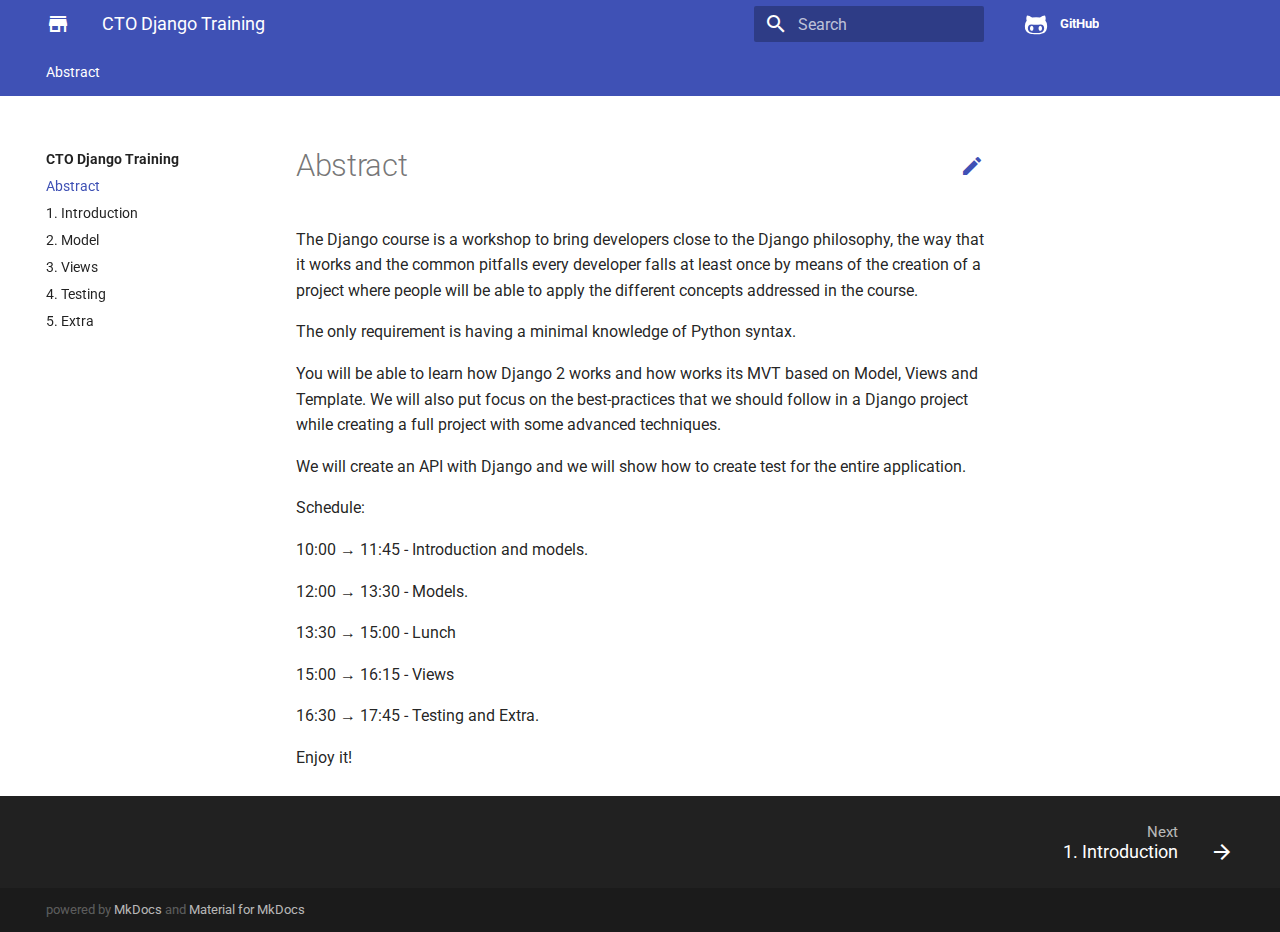
<file: index.html>
<!doctype html><html lang="en" class="no-js"><head><meta charset="utf-8"><meta name="viewport" content="width=device-width,initial-scale=1"><meta http-equiv="x-ua-compatible" content="ie=edge"><meta name="description" content="Luca Store"><meta name="lang:clipboard.copy" content="Copy to clipboard"><meta name="lang:clipboard.copied" content="Copied to clipboard"><meta name="lang:search.language" content="en"><meta name="lang:search.pipeline.stopwords" content="True"><meta name="lang:search.pipeline.trimmer" content="True"><meta name="lang:search.result.none" content="No matching documents"><meta name="lang:search.result.one" content="1 matching document"><meta name="lang:search.result.other" content="# matching documents"><meta name="lang:search.tokenizer" content="[\s\-]+"><link rel="shortcut icon" href="assets/ic_store_black_24dp_2x.png"><meta name="generator" content="mkdocs-1.0.4, mkdocs-material-4.3.0"><title>CTO Django Training</title><link rel="stylesheet" href="assets/stylesheets/application.4031d38b.css"><link rel="stylesheet" href="assets/stylesheets/application-palette.224b79ff.css"><meta name="theme-color" content="#3f51b5"><script src="assets/javascripts/modernizr.74668098.js"></script><link href="https://fonts.gstatic.com" rel="preconnect" crossorigin><link rel="stylesheet" href="https://fonts.googleapis.com/css?family=Roboto:300,400,400i,700|Roboto+Mono&display=swap"><style>body,input{font-family:"Roboto","Helvetica Neue",Helvetica,Arial,sans-serif}code,kbd,pre{font-family:"Roboto Mono","Courier New",Courier,monospace}</style><link rel="stylesheet" href="assets/fonts/material-icons.css"><link rel="stylesheet" href="stylesheets/extra.css"></head><body dir="ltr" data-md-color-primary="indigo" data-md-color-accent="indigo"><svg class="md-svg"><defs><svg xmlns="http://www.w3.org/2000/svg" width="416" height="448" viewBox="0 0 416 448" id="__github"><path fill="currentColor" d="M160 304q0 10-3.125 20.5t-10.75 19T128 352t-18.125-8.5-10.75-19T96 304t3.125-20.5 10.75-19T128 256t18.125 8.5 10.75 19T160 304zm160 0q0 10-3.125 20.5t-10.75 19T288 352t-18.125-8.5-10.75-19T256 304t3.125-20.5 10.75-19T288 256t18.125 8.5 10.75 19T320 304zm40 0q0-30-17.25-51T296 232q-10.25 0-48.75 5.25Q229.5 240 208 240t-39.25-2.75Q130.75 232 120 232q-29.5 0-46.75 21T56 304q0 22 8 38.375t20.25 25.75 30.5 15 35 7.375 37.25 1.75h42q20.5 0 37.25-1.75t35-7.375 30.5-15 20.25-25.75T360 304zm56-44q0 51.75-15.25 82.75-9.5 19.25-26.375 33.25t-35.25 21.5-42.5 11.875-42.875 5.5T212 416q-19.5 0-35.5-.75t-36.875-3.125-38.125-7.5-34.25-12.875T37 371.5t-21.5-28.75Q0 312 0 260q0-59.25 34-99-6.75-20.5-6.75-42.5 0-29 12.75-54.5 27 0 47.5 9.875t47.25 30.875Q171.5 96 212 96q37 0 70 8 26.25-20.5 46.75-30.25T376 64q12.75 25.5 12.75 54.5 0 21.75-6.75 42 34 40 34 99.5z"/></svg></defs></svg> <input class="md-toggle" data-md-toggle="drawer" type="checkbox" id="__drawer" autocomplete="off"> <input class="md-toggle" data-md-toggle="search" type="checkbox" id="__search" autocomplete="off"> <label class="md-overlay" data-md-component="overlay" for="__drawer"></label><a href="#abstract" tabindex="1" class="md-skip">Skip to content </a><header class="md-header" data-md-component="header"><nav class="md-header-nav md-grid"><div class="md-flex"><div class="md-flex__cell md-flex__cell--shrink"><a href="." title="CTO Django Training" class="md-header-nav__button md-logo"><i class="md-icon">store</i></a></div><div class="md-flex__cell md-flex__cell--shrink"><label class="md-icon md-icon--menu md-header-nav__button" for="__drawer"></label></div><div class="md-flex__cell md-flex__cell--stretch"><div class="md-flex__ellipsis md-header-nav__title" data-md-component="title"><span class="md-header-nav__topic">CTO Django Training</span><span class="md-header-nav__topic">Abstract</span></div></div><div class="md-flex__cell md-flex__cell--shrink"><label class="md-icon md-icon--search md-header-nav__button" for="__search"></label><div class="md-search" data-md-component="search" role="dialog"><label class="md-search__overlay" for="__search"></label><div class="md-search__inner" role="search"><form class="md-search__form" name="search"><input type="text" class="md-search__input" name="query" placeholder="Search" autocapitalize="off" autocorrect="off" autocomplete="off" spellcheck="false" data-md-component="query" data-md-state="active"> <label class="md-icon md-search__icon" for="__search"></label> <button type="reset" class="md-icon md-search__icon" data-md-component="reset" tabindex="-1">&#xE5CD;</button></form><div class="md-search__output"><div class="md-search__scrollwrap" data-md-scrollfix><div class="md-search-result" data-md-component="result"><div class="md-search-result__meta">Type to start searching</div><ol class="md-search-result__list"></ol></div></div></div></div></div></div><div class="md-flex__cell md-flex__cell--shrink"><div class="md-header-nav__source"><a href="https://github.com/Telefonica/cto-django-training/" title="Go to repository" class="md-source" data-md-source="github"><div class="md-source__icon"><svg viewBox="0 0 24 24" width="24" height="24"><use xlink:href="#__github" width="24" height="24"></use></svg></div><div class="md-source__repository">GitHub</div></a></div></div></div></nav></header><div class="md-container"><nav class="md-tabs" data-md-component="tabs"><div class="md-tabs__inner md-grid"><ul class="md-tabs__list"><li class="md-tabs__item"><a href="." title="Abstract" class="md-tabs__link md-tabs__link--active">Abstract</a></li></ul></div></nav><main class="md-main"><div class="md-main__inner md-grid" data-md-component="container"><div class="md-sidebar md-sidebar--primary" data-md-component="navigation"><div class="md-sidebar__scrollwrap"><div class="md-sidebar__inner"><nav class="md-nav md-nav--primary" data-md-level="0"><label class="md-nav__title md-nav__title--site" for="__drawer"><a href="." title="CTO Django Training" class="md-nav__button md-logo"><i class="md-icon">store</i></a>CTO Django Training</label><div class="md-nav__source"><a href="https://github.com/Telefonica/cto-django-training/" title="Go to repository" class="md-source" data-md-source="github"><div class="md-source__icon"><svg viewBox="0 0 24 24" width="24" height="24"><use xlink:href="#__github" width="24" height="24"></use></svg></div><div class="md-source__repository">GitHub</div></a></div><ul class="md-nav__list" data-md-scrollfix><li class="md-nav__item md-nav__item--active"><input class="md-toggle md-nav__toggle" data-md-toggle="toc" type="checkbox" id="__toc"><a href="." title="Abstract" class="md-nav__link md-nav__link--active">Abstract</a></li><li class="md-nav__item"><a href="introduction/" title="1. Introduction" class="md-nav__link">1. Introduction</a></li><li class="md-nav__item"><a href="model/" title="2. Model" class="md-nav__link">2. Model</a></li><li class="md-nav__item"><a href="views/" title="3. Views" class="md-nav__link">3. Views</a></li><li class="md-nav__item"><a href="testing/" title="4. Testing" class="md-nav__link">4. Testing</a></li><li class="md-nav__item"><a href="extra/" title="5. Extra" class="md-nav__link">5. Extra</a></li></ul></nav></div></div></div><div class="md-sidebar md-sidebar--secondary" data-md-component="toc"><div class="md-sidebar__scrollwrap"><div class="md-sidebar__inner"><nav class="md-nav md-nav--secondary"></nav></div></div></div><div class="md-content"><article class="md-content__inner md-typeset"><a href="https://github.com/Telefonica/cto-django-training/edit/master/docs/index.md" title="Edit this page" class="md-icon md-content__icon">&#xE3C9;</a><h1 id="abstract">Abstract<a class="headerlink" href="#abstract" title="Permanent link">&para;</a></h1>
<p>The Django course is a workshop to bring developers close to the Django philosophy, the way that it works and the common pitfalls every developer falls at least once by means of the creation of a project where people will be able to apply the different concepts addressed in the course. </p>
<p>The only requirement is having a minimal knowledge of Python syntax. </p>
<p>You will be able to learn how Django 2 works and how works its MVT based on Model, Views and Template. We will also put focus on the best-practices that we should follow in a Django project while creating a full project with some advanced techniques. </p>
<p>We will create an API with Django and we will show how to create test for the entire application. </p>
<p>Schedule:</p>
<p>10:00  &rarr; 11:45  - Introduction and models.</p>
<p>12:00  &rarr; 13:30  - Models.</p>
<p>13:30  &rarr; 15:00  - Lunch</p>
<p>15:00  &rarr; 16:15  - Views</p>
<p>16:30  &rarr; 17:45  - Testing and Extra.</p>
<p>Enjoy it! </p></article></div></div></main><footer class="md-footer"><div class="md-footer-nav"><nav class="md-footer-nav__inner md-grid"><a href="introduction/" title="1. Introduction" class="md-flex md-footer-nav__link md-footer-nav__link--next" rel="next"><div class="md-flex__cell md-flex__cell--stretch md-footer-nav__title"><span class="md-flex__ellipsis"><span class="md-footer-nav__direction">Next</span>1. Introduction</span></div><div class="md-flex__cell md-flex__cell--shrink"><i class="md-icon md-icon--arrow-forward md-footer-nav__button"></i></div></a></nav></div><div class="md-footer-meta md-typeset"><div class="md-footer-meta__inner md-grid"><div class="md-footer-copyright">powered by <a href="https://www.mkdocs.org">MkDocs</a> and <a href="https://squidfunk.github.io/mkdocs-material/">Material for MkDocs</a></div></div></div></footer></div><script src="assets/javascripts/application.b260a35d.js"></script><script>app.initialize({version:"1.0.4",url:{base:"."}})</script></body></html>
</file>
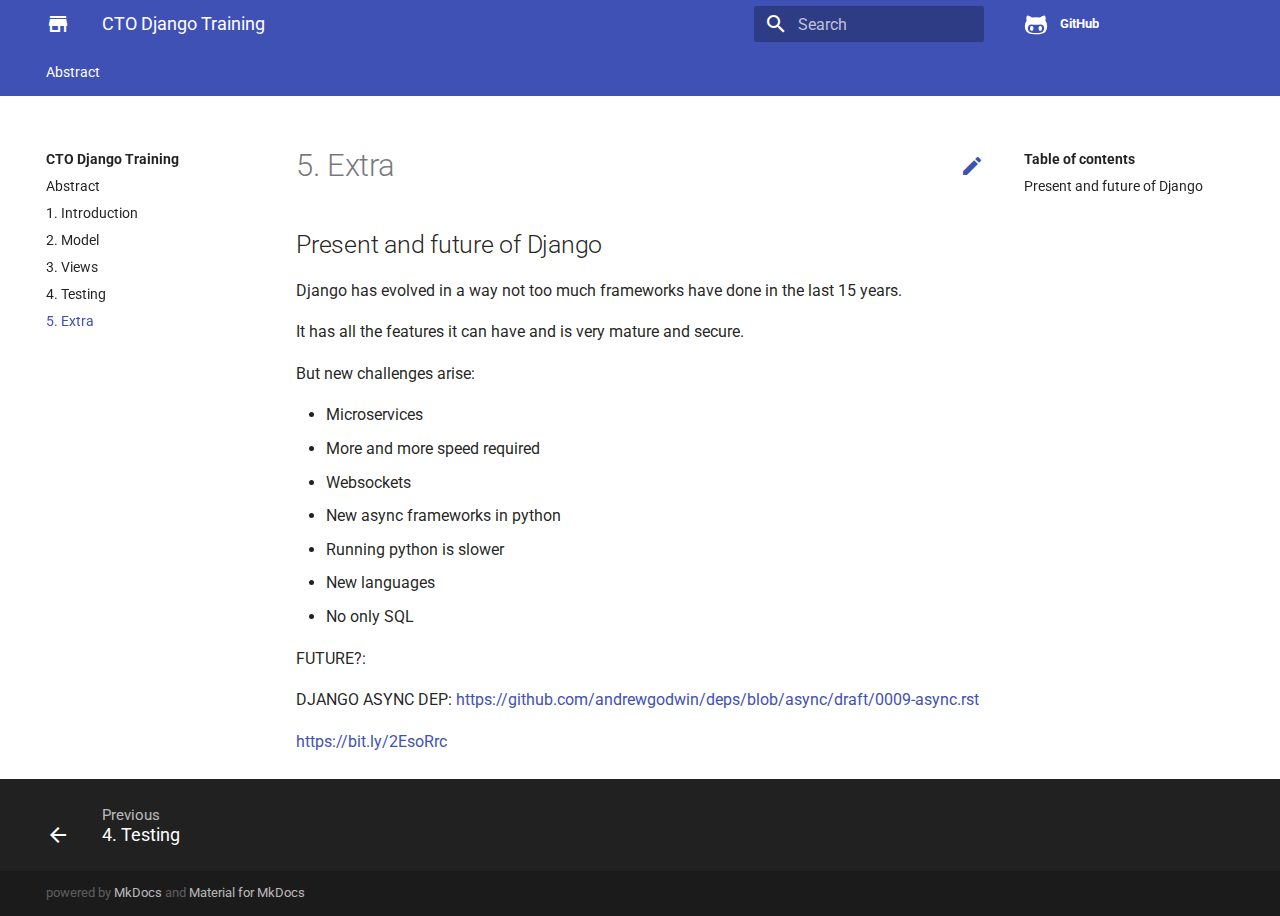
<file: extra/index.html>
<!doctype html><html lang="en" class="no-js"><head><meta charset="utf-8"><meta name="viewport" content="width=device-width,initial-scale=1"><meta http-equiv="x-ua-compatible" content="ie=edge"><meta name="description" content="Luca Store"><meta name="lang:clipboard.copy" content="Copy to clipboard"><meta name="lang:clipboard.copied" content="Copied to clipboard"><meta name="lang:search.language" content="en"><meta name="lang:search.pipeline.stopwords" content="True"><meta name="lang:search.pipeline.trimmer" content="True"><meta name="lang:search.result.none" content="No matching documents"><meta name="lang:search.result.one" content="1 matching document"><meta name="lang:search.result.other" content="# matching documents"><meta name="lang:search.tokenizer" content="[\s\-]+"><link rel="shortcut icon" href="../assets/ic_store_black_24dp_2x.png"><meta name="generator" content="mkdocs-1.0.4, mkdocs-material-4.3.0"><title>5. Extra - CTO Django Training</title><link rel="stylesheet" href="../assets/stylesheets/application.4031d38b.css"><link rel="stylesheet" href="../assets/stylesheets/application-palette.224b79ff.css"><meta name="theme-color" content="#3f51b5"><script src="../assets/javascripts/modernizr.74668098.js"></script><link href="https://fonts.gstatic.com" rel="preconnect" crossorigin><link rel="stylesheet" href="https://fonts.googleapis.com/css?family=Roboto:300,400,400i,700|Roboto+Mono&display=swap"><style>body,input{font-family:"Roboto","Helvetica Neue",Helvetica,Arial,sans-serif}code,kbd,pre{font-family:"Roboto Mono","Courier New",Courier,monospace}</style><link rel="stylesheet" href="../assets/fonts/material-icons.css"><link rel="stylesheet" href="../stylesheets/extra.css"></head><body dir="ltr" data-md-color-primary="indigo" data-md-color-accent="indigo"><svg class="md-svg"><defs><svg xmlns="http://www.w3.org/2000/svg" width="416" height="448" viewBox="0 0 416 448" id="__github"><path fill="currentColor" d="M160 304q0 10-3.125 20.5t-10.75 19T128 352t-18.125-8.5-10.75-19T96 304t3.125-20.5 10.75-19T128 256t18.125 8.5 10.75 19T160 304zm160 0q0 10-3.125 20.5t-10.75 19T288 352t-18.125-8.5-10.75-19T256 304t3.125-20.5 10.75-19T288 256t18.125 8.5 10.75 19T320 304zm40 0q0-30-17.25-51T296 232q-10.25 0-48.75 5.25Q229.5 240 208 240t-39.25-2.75Q130.75 232 120 232q-29.5 0-46.75 21T56 304q0 22 8 38.375t20.25 25.75 30.5 15 35 7.375 37.25 1.75h42q20.5 0 37.25-1.75t35-7.375 30.5-15 20.25-25.75T360 304zm56-44q0 51.75-15.25 82.75-9.5 19.25-26.375 33.25t-35.25 21.5-42.5 11.875-42.875 5.5T212 416q-19.5 0-35.5-.75t-36.875-3.125-38.125-7.5-34.25-12.875T37 371.5t-21.5-28.75Q0 312 0 260q0-59.25 34-99-6.75-20.5-6.75-42.5 0-29 12.75-54.5 27 0 47.5 9.875t47.25 30.875Q171.5 96 212 96q37 0 70 8 26.25-20.5 46.75-30.25T376 64q12.75 25.5 12.75 54.5 0 21.75-6.75 42 34 40 34 99.5z"/></svg></defs></svg> <input class="md-toggle" data-md-toggle="drawer" type="checkbox" id="__drawer" autocomplete="off"> <input class="md-toggle" data-md-toggle="search" type="checkbox" id="__search" autocomplete="off"> <label class="md-overlay" data-md-component="overlay" for="__drawer"></label><a href="#present-and-future-of-django" tabindex="1" class="md-skip">Skip to content </a><header class="md-header" data-md-component="header"><nav class="md-header-nav md-grid"><div class="md-flex"><div class="md-flex__cell md-flex__cell--shrink"><a href=".." title="CTO Django Training" class="md-header-nav__button md-logo"><i class="md-icon">store</i></a></div><div class="md-flex__cell md-flex__cell--shrink"><label class="md-icon md-icon--menu md-header-nav__button" for="__drawer"></label></div><div class="md-flex__cell md-flex__cell--stretch"><div class="md-flex__ellipsis md-header-nav__title" data-md-component="title"><span class="md-header-nav__topic">CTO Django Training</span><span class="md-header-nav__topic">5. Extra</span></div></div><div class="md-flex__cell md-flex__cell--shrink"><label class="md-icon md-icon--search md-header-nav__button" for="__search"></label><div class="md-search" data-md-component="search" role="dialog"><label class="md-search__overlay" for="__search"></label><div class="md-search__inner" role="search"><form class="md-search__form" name="search"><input type="text" class="md-search__input" name="query" placeholder="Search" autocapitalize="off" autocorrect="off" autocomplete="off" spellcheck="false" data-md-component="query" data-md-state="active"> <label class="md-icon md-search__icon" for="__search"></label> <button type="reset" class="md-icon md-search__icon" data-md-component="reset" tabindex="-1">&#xE5CD;</button></form><div class="md-search__output"><div class="md-search__scrollwrap" data-md-scrollfix><div class="md-search-result" data-md-component="result"><div class="md-search-result__meta">Type to start searching</div><ol class="md-search-result__list"></ol></div></div></div></div></div></div><div class="md-flex__cell md-flex__cell--shrink"><div class="md-header-nav__source"><a href="https://github.com/Telefonica/cto-django-training/" title="Go to repository" class="md-source" data-md-source="github"><div class="md-source__icon"><svg viewBox="0 0 24 24" width="24" height="24"><use xlink:href="#__github" width="24" height="24"></use></svg></div><div class="md-source__repository">GitHub</div></a></div></div></div></nav></header><div class="md-container"><nav class="md-tabs" data-md-component="tabs"><div class="md-tabs__inner md-grid"><ul class="md-tabs__list"><li class="md-tabs__item"><a href=".." title="Abstract" class="md-tabs__link md-tabs__link--active">Abstract</a></li></ul></div></nav><main class="md-main"><div class="md-main__inner md-grid" data-md-component="container"><div class="md-sidebar md-sidebar--primary" data-md-component="navigation"><div class="md-sidebar__scrollwrap"><div class="md-sidebar__inner"><nav class="md-nav md-nav--primary" data-md-level="0"><label class="md-nav__title md-nav__title--site" for="__drawer"><a href=".." title="CTO Django Training" class="md-nav__button md-logo"><i class="md-icon">store</i></a>CTO Django Training</label><div class="md-nav__source"><a href="https://github.com/Telefonica/cto-django-training/" title="Go to repository" class="md-source" data-md-source="github"><div class="md-source__icon"><svg viewBox="0 0 24 24" width="24" height="24"><use xlink:href="#__github" width="24" height="24"></use></svg></div><div class="md-source__repository">GitHub</div></a></div><ul class="md-nav__list" data-md-scrollfix><li class="md-nav__item"><a href=".." title="Abstract" class="md-nav__link">Abstract</a></li><li class="md-nav__item"><a href="../introduction/" title="1. Introduction" class="md-nav__link">1. Introduction</a></li><li class="md-nav__item"><a href="../model/" title="2. Model" class="md-nav__link">2. Model</a></li><li class="md-nav__item"><a href="../views/" title="3. Views" class="md-nav__link">3. Views</a></li><li class="md-nav__item"><a href="../testing/" title="4. Testing" class="md-nav__link">4. Testing</a></li><li class="md-nav__item md-nav__item--active"><input class="md-toggle md-nav__toggle" data-md-toggle="toc" type="checkbox" id="__toc"><label class="md-nav__link md-nav__link--active" for="__toc">5. Extra</label><a href="./" title="5. Extra" class="md-nav__link md-nav__link--active">5. Extra</a><nav class="md-nav md-nav--secondary"><label class="md-nav__title" for="__toc">Table of contents</label><ul class="md-nav__list" data-md-scrollfix><li class="md-nav__item"><a href="#present-and-future-of-django" title="Present and future of Django" class="md-nav__link">Present and future of Django</a></li></ul></nav></li></ul></nav></div></div></div><div class="md-sidebar md-sidebar--secondary" data-md-component="toc"><div class="md-sidebar__scrollwrap"><div class="md-sidebar__inner"><nav class="md-nav md-nav--secondary"><label class="md-nav__title" for="__toc">Table of contents</label><ul class="md-nav__list" data-md-scrollfix><li class="md-nav__item"><a href="#present-and-future-of-django" title="Present and future of Django" class="md-nav__link">Present and future of Django</a></li></ul></nav></div></div></div><div class="md-content"><article class="md-content__inner md-typeset"><a href="https://github.com/Telefonica/cto-django-training/edit/master/docs/extra.md" title="Edit this page" class="md-icon md-content__icon">&#xE3C9;</a><h1>5. Extra</h1><h2 id="present-and-future-of-django">Present and future of Django<a class="headerlink" href="#present-and-future-of-django" title="Permanent link">&para;</a></h2>
<p>Django has evolved in a way not too much frameworks have done in the last 15 years.</p>
<p>It has all the features it can have and is very mature and secure.</p>
<p>But new challenges arise:</p>
<ul>
<li>Microservices</li>
<li>More and more speed required</li>
<li>Websockets</li>
<li>New async frameworks in python</li>
<li>Running python is slower</li>
<li>New languages</li>
<li>No only SQL</li>
</ul>
<p>FUTURE?:</p>
<p>DJANGO ASYNC DEP:
<a href="https://github.com/andrewgodwin/deps/blob/async/draft/0009-async.rst">https://github.com/andrewgodwin/deps/blob/async/draft/0009-async.rst</a></p>
<p><a href="https://bit.ly/2EsoRrc">https://bit.ly/2EsoRrc</a> </p></article></div></div></main><footer class="md-footer"><div class="md-footer-nav"><nav class="md-footer-nav__inner md-grid"><a href="../testing/" title="4. Testing" class="md-flex md-footer-nav__link md-footer-nav__link--prev" rel="prev"><div class="md-flex__cell md-flex__cell--shrink"><i class="md-icon md-icon--arrow-back md-footer-nav__button"></i></div><div class="md-flex__cell md-flex__cell--stretch md-footer-nav__title"><span class="md-flex__ellipsis"><span class="md-footer-nav__direction">Previous</span>4. Testing</span></div></a></nav></div><div class="md-footer-meta md-typeset"><div class="md-footer-meta__inner md-grid"><div class="md-footer-copyright">powered by <a href="https://www.mkdocs.org">MkDocs</a> and <a href="https://squidfunk.github.io/mkdocs-material/">Material for MkDocs</a></div></div></div></footer></div><script src="../assets/javascripts/application.b260a35d.js"></script><script>app.initialize({version:"1.0.4",url:{base:".."}})</script></body></html>
</file>
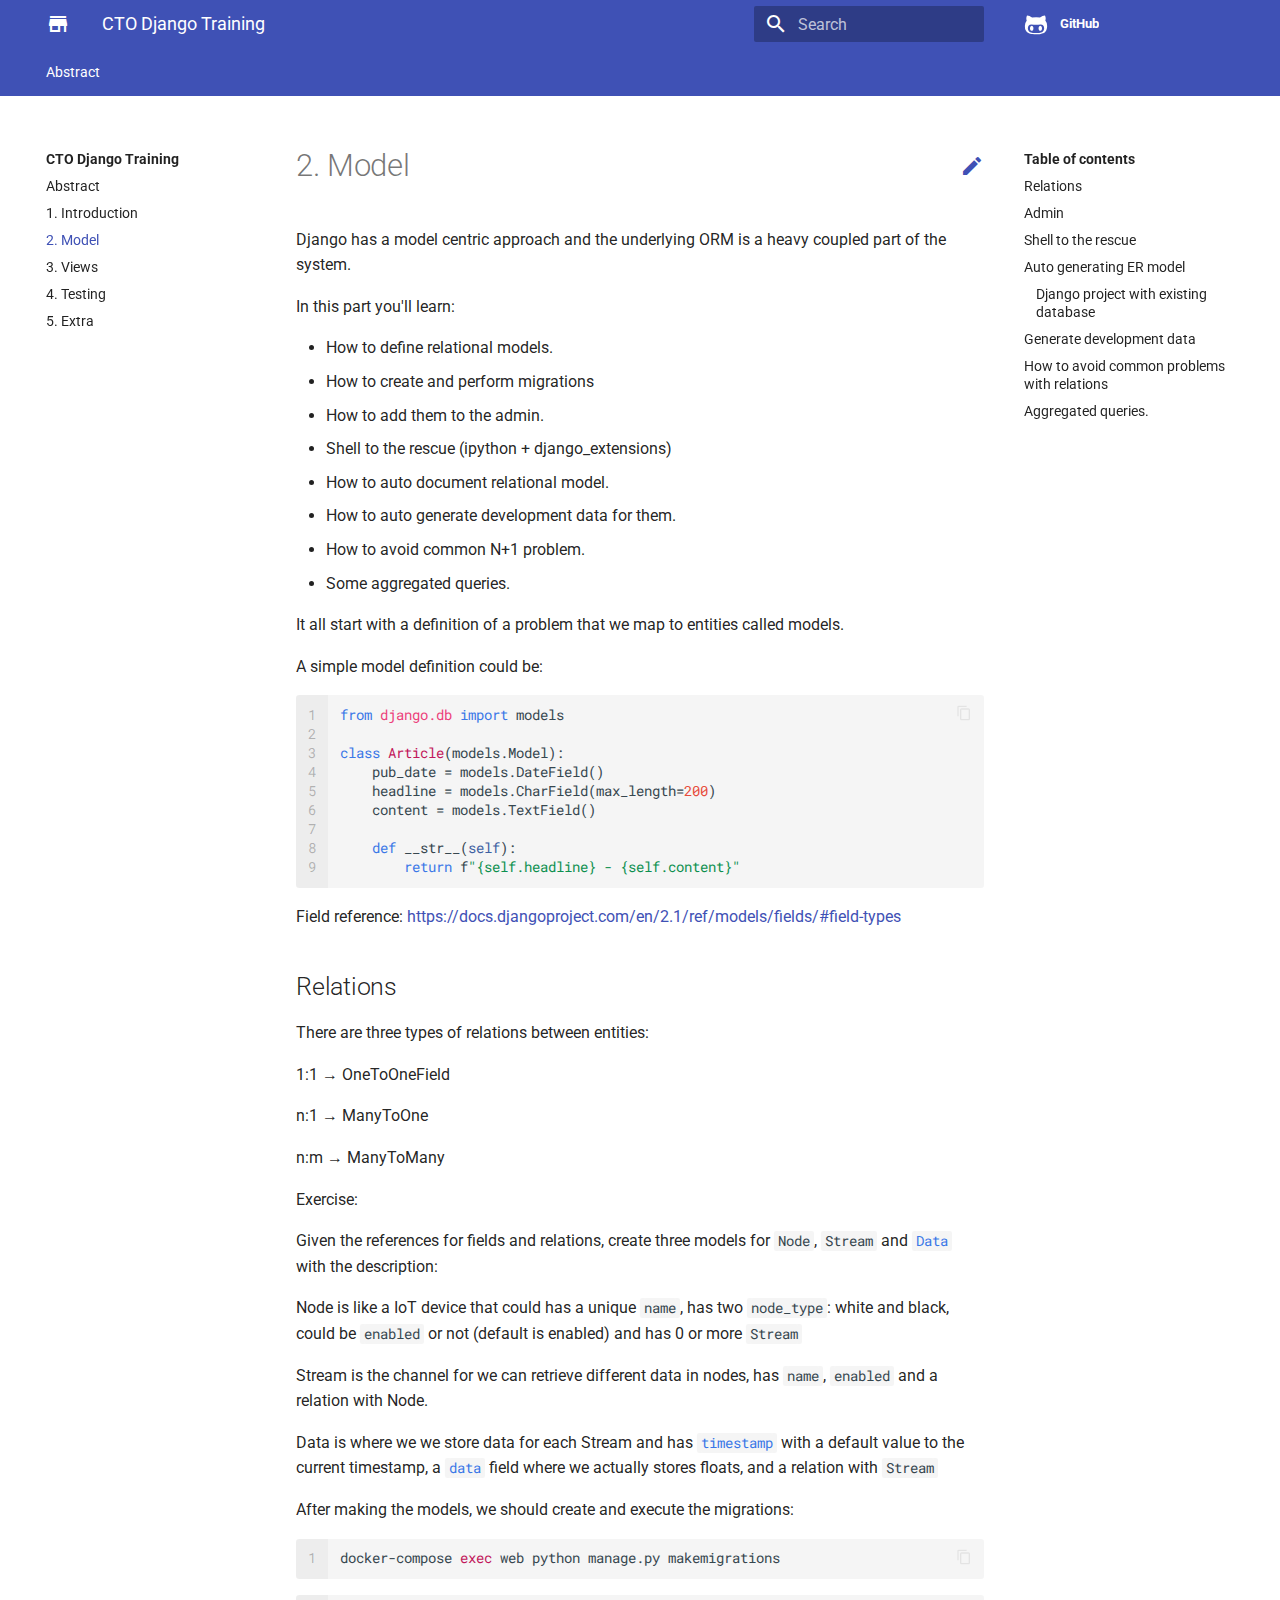
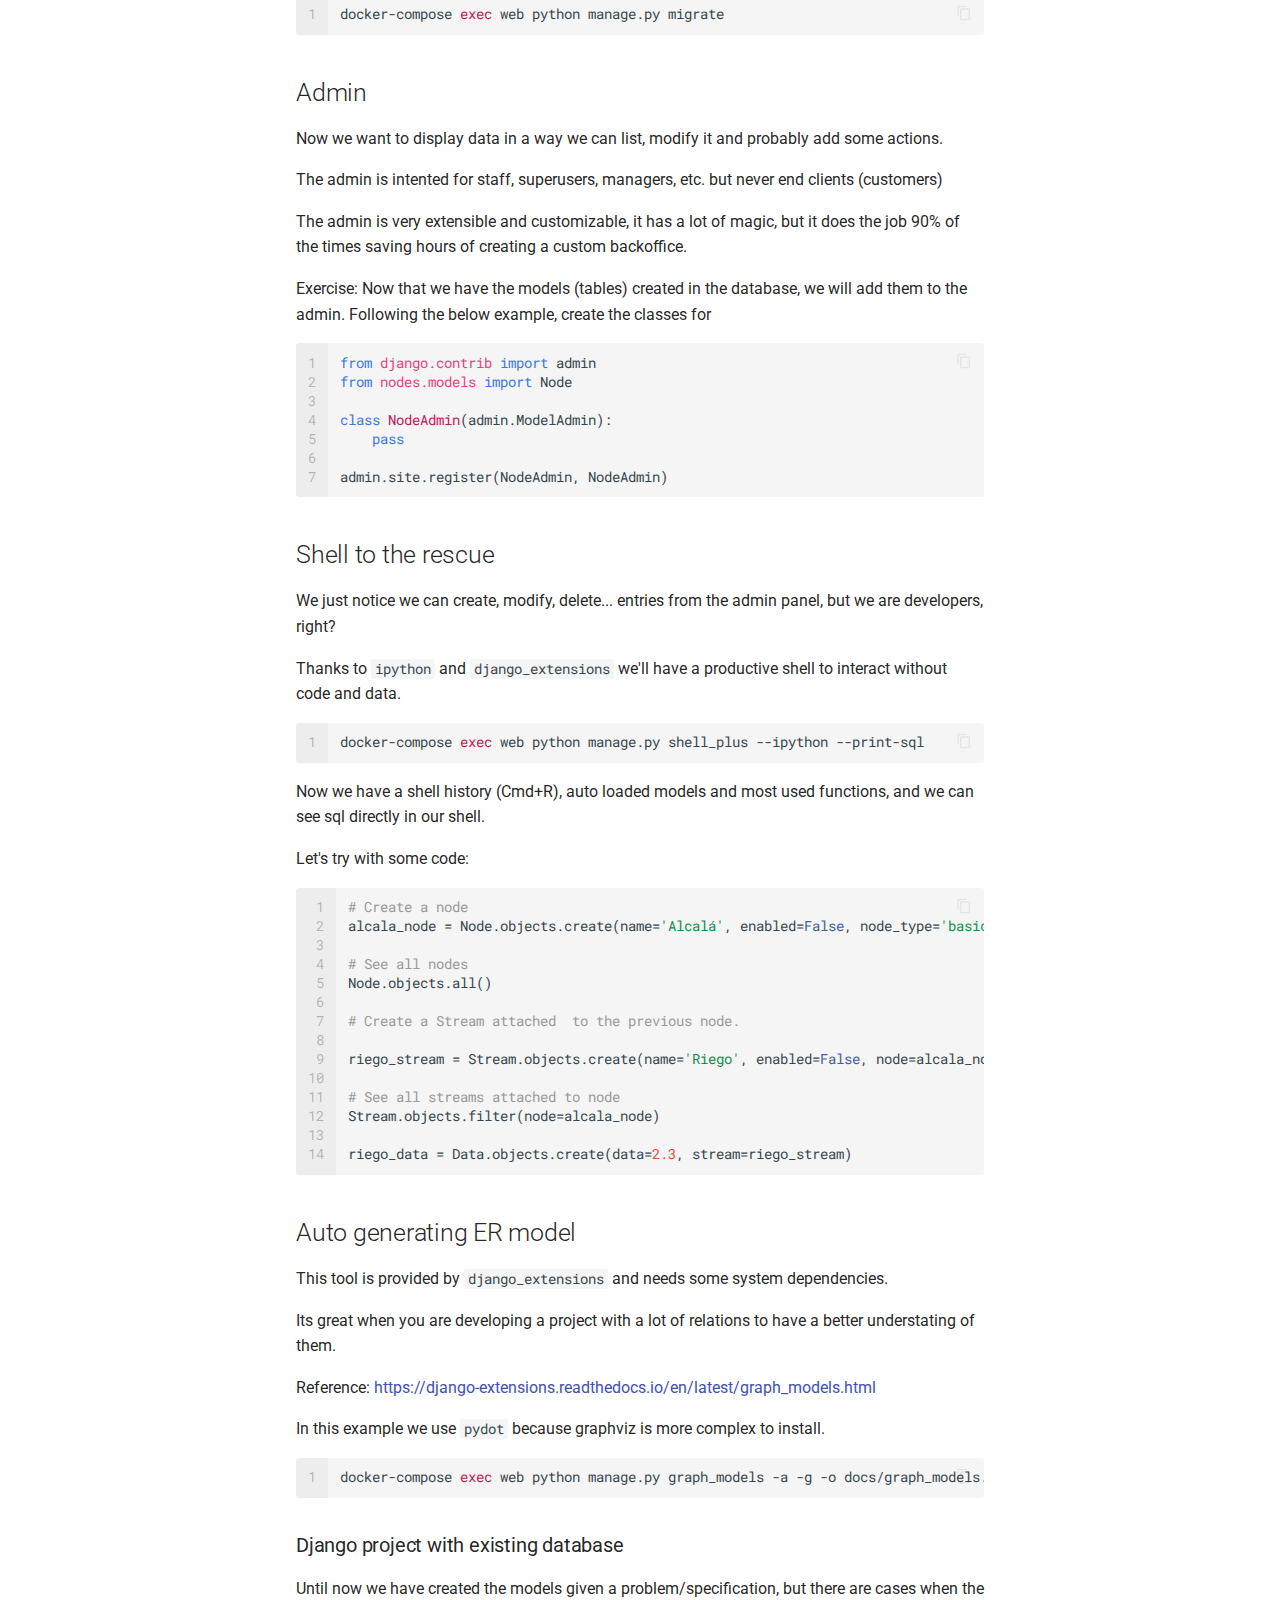
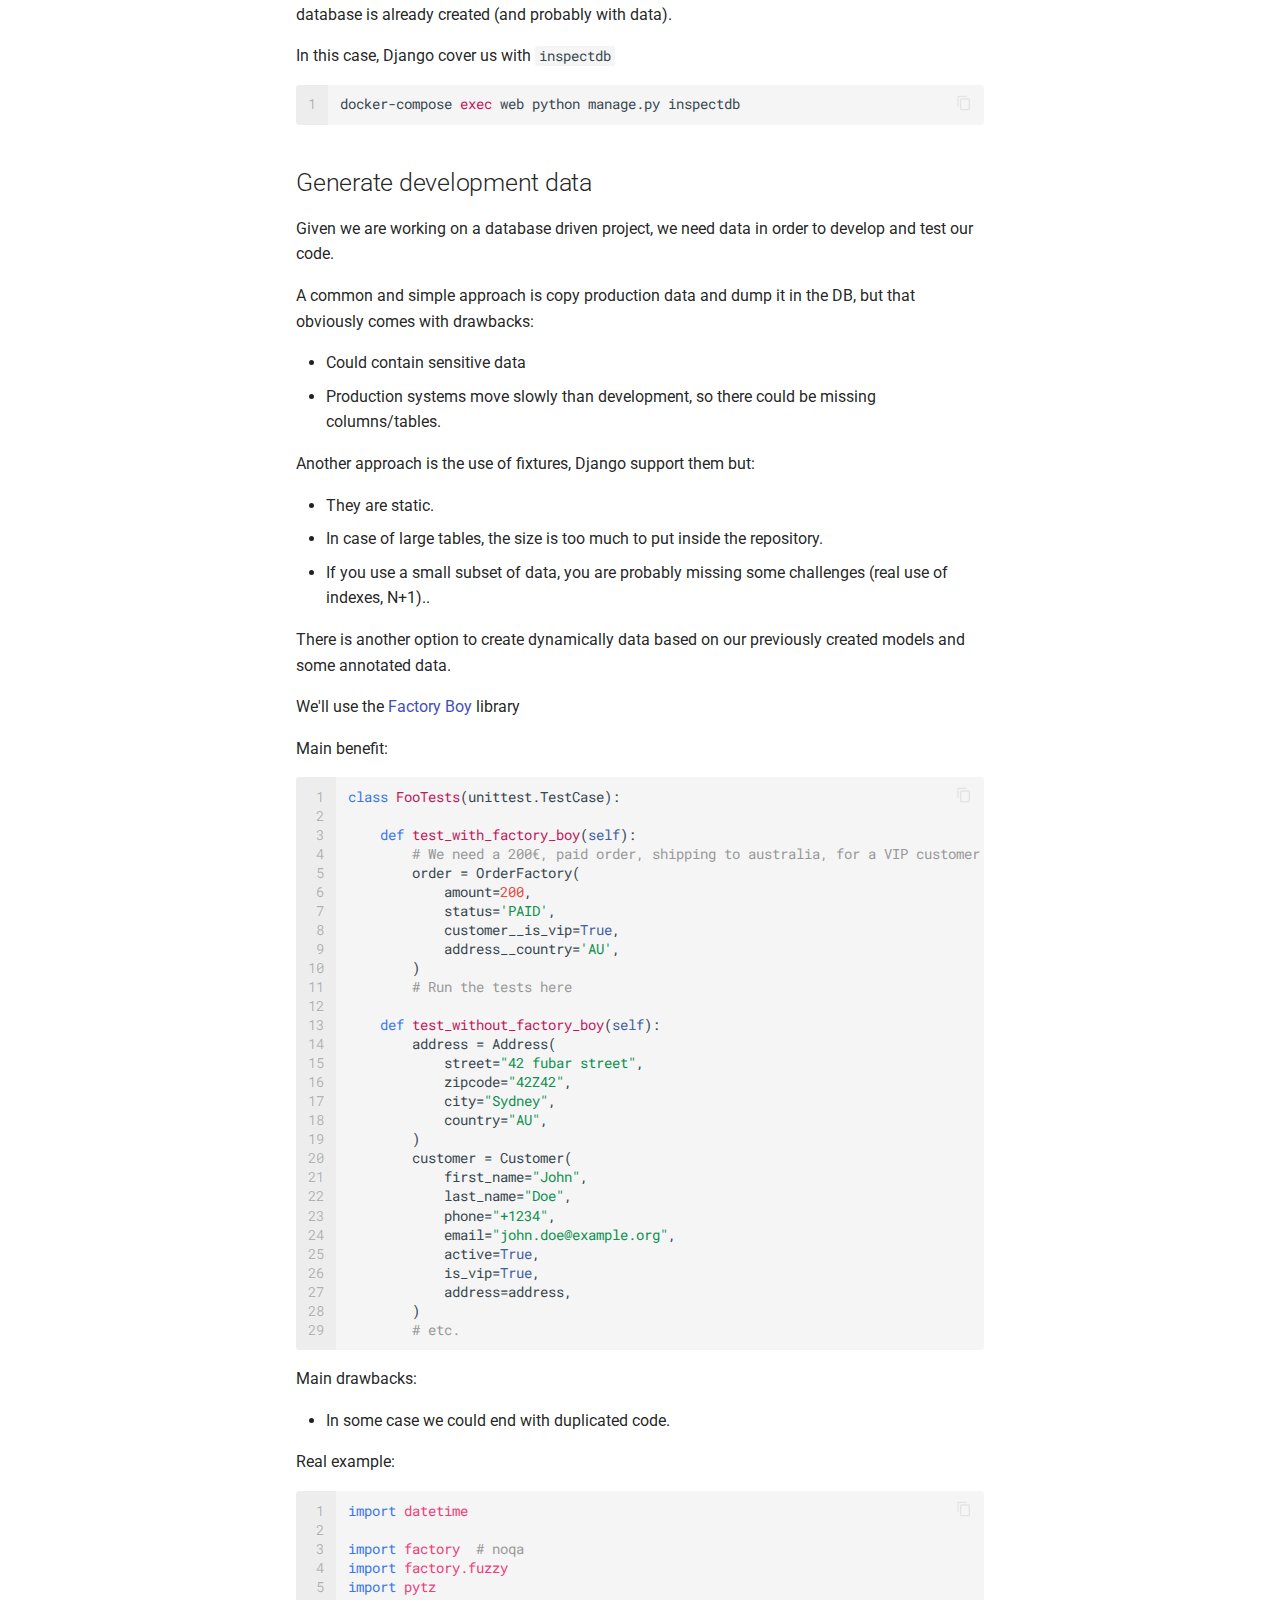
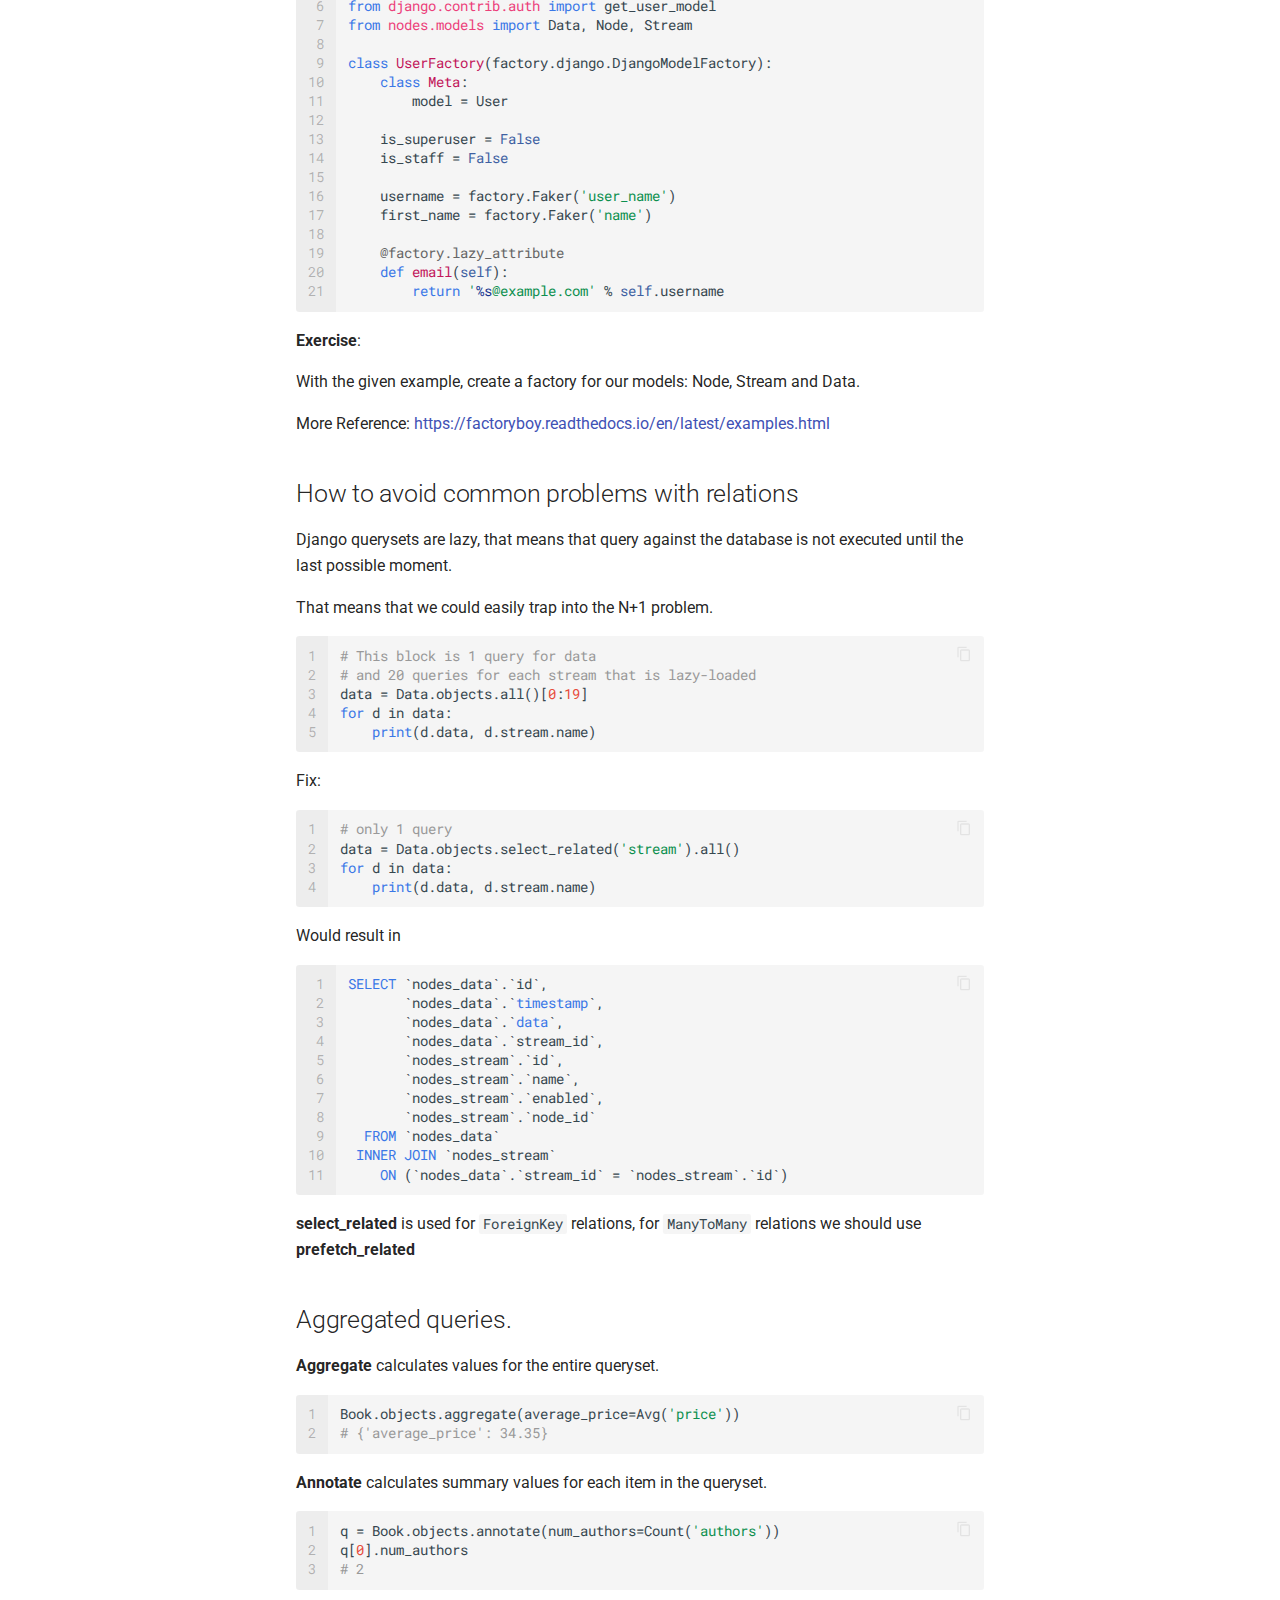
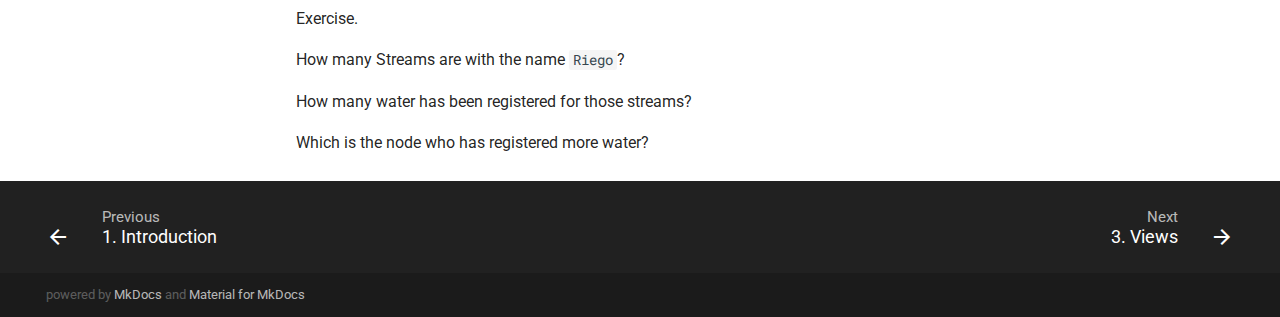
<file: model/index.html>
<!doctype html><html lang="en" class="no-js"><head><meta charset="utf-8"><meta name="viewport" content="width=device-width,initial-scale=1"><meta http-equiv="x-ua-compatible" content="ie=edge"><meta name="description" content="Luca Store"><meta name="lang:clipboard.copy" content="Copy to clipboard"><meta name="lang:clipboard.copied" content="Copied to clipboard"><meta name="lang:search.language" content="en"><meta name="lang:search.pipeline.stopwords" content="True"><meta name="lang:search.pipeline.trimmer" content="True"><meta name="lang:search.result.none" content="No matching documents"><meta name="lang:search.result.one" content="1 matching document"><meta name="lang:search.result.other" content="# matching documents"><meta name="lang:search.tokenizer" content="[\s\-]+"><link rel="shortcut icon" href="../assets/ic_store_black_24dp_2x.png"><meta name="generator" content="mkdocs-1.0.4, mkdocs-material-4.3.0"><title>2. Model - CTO Django Training</title><link rel="stylesheet" href="../assets/stylesheets/application.4031d38b.css"><link rel="stylesheet" href="../assets/stylesheets/application-palette.224b79ff.css"><meta name="theme-color" content="#3f51b5"><script src="../assets/javascripts/modernizr.74668098.js"></script><link href="https://fonts.gstatic.com" rel="preconnect" crossorigin><link rel="stylesheet" href="https://fonts.googleapis.com/css?family=Roboto:300,400,400i,700|Roboto+Mono&display=swap"><style>body,input{font-family:"Roboto","Helvetica Neue",Helvetica,Arial,sans-serif}code,kbd,pre{font-family:"Roboto Mono","Courier New",Courier,monospace}</style><link rel="stylesheet" href="../assets/fonts/material-icons.css"><link rel="stylesheet" href="../stylesheets/extra.css"></head><body dir="ltr" data-md-color-primary="indigo" data-md-color-accent="indigo"><svg class="md-svg"><defs><svg xmlns="http://www.w3.org/2000/svg" width="416" height="448" viewBox="0 0 416 448" id="__github"><path fill="currentColor" d="M160 304q0 10-3.125 20.5t-10.75 19T128 352t-18.125-8.5-10.75-19T96 304t3.125-20.5 10.75-19T128 256t18.125 8.5 10.75 19T160 304zm160 0q0 10-3.125 20.5t-10.75 19T288 352t-18.125-8.5-10.75-19T256 304t3.125-20.5 10.75-19T288 256t18.125 8.5 10.75 19T320 304zm40 0q0-30-17.25-51T296 232q-10.25 0-48.75 5.25Q229.5 240 208 240t-39.25-2.75Q130.75 232 120 232q-29.5 0-46.75 21T56 304q0 22 8 38.375t20.25 25.75 30.5 15 35 7.375 37.25 1.75h42q20.5 0 37.25-1.75t35-7.375 30.5-15 20.25-25.75T360 304zm56-44q0 51.75-15.25 82.75-9.5 19.25-26.375 33.25t-35.25 21.5-42.5 11.875-42.875 5.5T212 416q-19.5 0-35.5-.75t-36.875-3.125-38.125-7.5-34.25-12.875T37 371.5t-21.5-28.75Q0 312 0 260q0-59.25 34-99-6.75-20.5-6.75-42.5 0-29 12.75-54.5 27 0 47.5 9.875t47.25 30.875Q171.5 96 212 96q37 0 70 8 26.25-20.5 46.75-30.25T376 64q12.75 25.5 12.75 54.5 0 21.75-6.75 42 34 40 34 99.5z"/></svg></defs></svg> <input class="md-toggle" data-md-toggle="drawer" type="checkbox" id="__drawer" autocomplete="off"> <input class="md-toggle" data-md-toggle="search" type="checkbox" id="__search" autocomplete="off"> <label class="md-overlay" data-md-component="overlay" for="__drawer"></label><a href="#relations" tabindex="1" class="md-skip">Skip to content </a><header class="md-header" data-md-component="header"><nav class="md-header-nav md-grid"><div class="md-flex"><div class="md-flex__cell md-flex__cell--shrink"><a href=".." title="CTO Django Training" class="md-header-nav__button md-logo"><i class="md-icon">store</i></a></div><div class="md-flex__cell md-flex__cell--shrink"><label class="md-icon md-icon--menu md-header-nav__button" for="__drawer"></label></div><div class="md-flex__cell md-flex__cell--stretch"><div class="md-flex__ellipsis md-header-nav__title" data-md-component="title"><span class="md-header-nav__topic">CTO Django Training</span><span class="md-header-nav__topic">2. Model</span></div></div><div class="md-flex__cell md-flex__cell--shrink"><label class="md-icon md-icon--search md-header-nav__button" for="__search"></label><div class="md-search" data-md-component="search" role="dialog"><label class="md-search__overlay" for="__search"></label><div class="md-search__inner" role="search"><form class="md-search__form" name="search"><input type="text" class="md-search__input" name="query" placeholder="Search" autocapitalize="off" autocorrect="off" autocomplete="off" spellcheck="false" data-md-component="query" data-md-state="active"> <label class="md-icon md-search__icon" for="__search"></label> <button type="reset" class="md-icon md-search__icon" data-md-component="reset" tabindex="-1">&#xE5CD;</button></form><div class="md-search__output"><div class="md-search__scrollwrap" data-md-scrollfix><div class="md-search-result" data-md-component="result"><div class="md-search-result__meta">Type to start searching</div><ol class="md-search-result__list"></ol></div></div></div></div></div></div><div class="md-flex__cell md-flex__cell--shrink"><div class="md-header-nav__source"><a href="https://github.com/Telefonica/cto-django-training/" title="Go to repository" class="md-source" data-md-source="github"><div class="md-source__icon"><svg viewBox="0 0 24 24" width="24" height="24"><use xlink:href="#__github" width="24" height="24"></use></svg></div><div class="md-source__repository">GitHub</div></a></div></div></div></nav></header><div class="md-container"><nav class="md-tabs" data-md-component="tabs"><div class="md-tabs__inner md-grid"><ul class="md-tabs__list"><li class="md-tabs__item"><a href=".." title="Abstract" class="md-tabs__link md-tabs__link--active">Abstract</a></li></ul></div></nav><main class="md-main"><div class="md-main__inner md-grid" data-md-component="container"><div class="md-sidebar md-sidebar--primary" data-md-component="navigation"><div class="md-sidebar__scrollwrap"><div class="md-sidebar__inner"><nav class="md-nav md-nav--primary" data-md-level="0"><label class="md-nav__title md-nav__title--site" for="__drawer"><a href=".." title="CTO Django Training" class="md-nav__button md-logo"><i class="md-icon">store</i></a>CTO Django Training</label><div class="md-nav__source"><a href="https://github.com/Telefonica/cto-django-training/" title="Go to repository" class="md-source" data-md-source="github"><div class="md-source__icon"><svg viewBox="0 0 24 24" width="24" height="24"><use xlink:href="#__github" width="24" height="24"></use></svg></div><div class="md-source__repository">GitHub</div></a></div><ul class="md-nav__list" data-md-scrollfix><li class="md-nav__item"><a href=".." title="Abstract" class="md-nav__link">Abstract</a></li><li class="md-nav__item"><a href="../introduction/" title="1. Introduction" class="md-nav__link">1. Introduction</a></li><li class="md-nav__item md-nav__item--active"><input class="md-toggle md-nav__toggle" data-md-toggle="toc" type="checkbox" id="__toc"><label class="md-nav__link md-nav__link--active" for="__toc">2. Model</label><a href="./" title="2. Model" class="md-nav__link md-nav__link--active">2. Model</a><nav class="md-nav md-nav--secondary"><label class="md-nav__title" for="__toc">Table of contents</label><ul class="md-nav__list" data-md-scrollfix><li class="md-nav__item"><a href="#relations" title="Relations" class="md-nav__link">Relations</a></li><li class="md-nav__item"><a href="#admin" title="Admin" class="md-nav__link">Admin</a></li><li class="md-nav__item"><a href="#shell-to-the-rescue" title="Shell to the rescue" class="md-nav__link">Shell to the rescue</a></li><li class="md-nav__item"><a href="#auto-generating-er-model" title="Auto generating ER model" class="md-nav__link">Auto generating ER model</a><nav class="md-nav"><ul class="md-nav__list"><li class="md-nav__item"><a href="#django-project-with-existing-database" title="Django project with existing database" class="md-nav__link">Django project with existing database</a></li></ul></nav></li><li class="md-nav__item"><a href="#generate-development-data" title="Generate development data" class="md-nav__link">Generate development data</a></li><li class="md-nav__item"><a href="#how-to-avoid-common-problems-with-relations" title="How to avoid common problems with relations" class="md-nav__link">How to avoid common problems with relations</a></li><li class="md-nav__item"><a href="#aggregated-queries" title="Aggregated queries." class="md-nav__link">Aggregated queries.</a></li></ul></nav></li><li class="md-nav__item"><a href="../views/" title="3. Views" class="md-nav__link">3. Views</a></li><li class="md-nav__item"><a href="../testing/" title="4. Testing" class="md-nav__link">4. Testing</a></li><li class="md-nav__item"><a href="../extra/" title="5. Extra" class="md-nav__link">5. Extra</a></li></ul></nav></div></div></div><div class="md-sidebar md-sidebar--secondary" data-md-component="toc"><div class="md-sidebar__scrollwrap"><div class="md-sidebar__inner"><nav class="md-nav md-nav--secondary"><label class="md-nav__title" for="__toc">Table of contents</label><ul class="md-nav__list" data-md-scrollfix><li class="md-nav__item"><a href="#relations" title="Relations" class="md-nav__link">Relations</a></li><li class="md-nav__item"><a href="#admin" title="Admin" class="md-nav__link">Admin</a></li><li class="md-nav__item"><a href="#shell-to-the-rescue" title="Shell to the rescue" class="md-nav__link">Shell to the rescue</a></li><li class="md-nav__item"><a href="#auto-generating-er-model" title="Auto generating ER model" class="md-nav__link">Auto generating ER model</a><nav class="md-nav"><ul class="md-nav__list"><li class="md-nav__item"><a href="#django-project-with-existing-database" title="Django project with existing database" class="md-nav__link">Django project with existing database</a></li></ul></nav></li><li class="md-nav__item"><a href="#generate-development-data" title="Generate development data" class="md-nav__link">Generate development data</a></li><li class="md-nav__item"><a href="#how-to-avoid-common-problems-with-relations" title="How to avoid common problems with relations" class="md-nav__link">How to avoid common problems with relations</a></li><li class="md-nav__item"><a href="#aggregated-queries" title="Aggregated queries." class="md-nav__link">Aggregated queries.</a></li></ul></nav></div></div></div><div class="md-content"><article class="md-content__inner md-typeset"><a href="https://github.com/Telefonica/cto-django-training/edit/master/docs/model.md" title="Edit this page" class="md-icon md-content__icon">&#xE3C9;</a><h1>2. Model</h1><p>Django has a model centric approach and the underlying ORM is a heavy coupled part of the system.</p>
<p>In this part you'll learn:</p>
<ul>
<li>How to define relational models.</li>
<li>How to create and perform migrations</li>
<li>How to add them to the admin.</li>
<li>Shell to the rescue (ipython + django_extensions)</li>
<li>How to auto document relational model.</li>
<li>How to auto generate development data for them.</li>
<li>How to avoid common N+1 problem.</li>
<li>Some aggregated queries.</li>
</ul>
<p>It all start with a definition of a problem that we map to entities called models.</p>
<p>A simple model definition could be:</p>
<table class="codehilitetable"><tr><td class="linenos"><div class="linenodiv"><pre><span></span>1
2
3
4
5
6
7
8
9</pre></div></td><td class="code"><div class="codehilite"><pre><span></span><span class="kn">from</span> <span class="nn">django.db</span> <span class="kn">import</span> <span class="n">models</span>

<span class="k">class</span> <span class="nc">Article</span><span class="p">(</span><span class="n">models</span><span class="o">.</span><span class="n">Model</span><span class="p">):</span>
    <span class="n">pub_date</span> <span class="o">=</span> <span class="n">models</span><span class="o">.</span><span class="n">DateField</span><span class="p">()</span>
    <span class="n">headline</span> <span class="o">=</span> <span class="n">models</span><span class="o">.</span><span class="n">CharField</span><span class="p">(</span><span class="n">max_length</span><span class="o">=</span><span class="mi">200</span><span class="p">)</span>
    <span class="n">content</span> <span class="o">=</span> <span class="n">models</span><span class="o">.</span><span class="n">TextField</span><span class="p">()</span>

    <span class="k">def</span> <span class="fm">__str__</span><span class="p">(</span><span class="bp">self</span><span class="p">):</span>
        <span class="k">return</span> <span class="n">f</span><span class="s2">&quot;{self.headline} - {self.content}&quot;</span>
</pre></div>
</td></tr></table>

<p>Field reference: <a href="https://docs.djangoproject.com/en/2.1/ref/models/fields/#field-types">https://docs.djangoproject.com/en/2.1/ref/models/fields/#field-types</a></p>
<h2 id="relations">Relations<a class="headerlink" href="#relations" title="Permanent link">&para;</a></h2>
<p>There are three types of relations between entities:</p>
<p>1:1 &rarr; OneToOneField</p>
<p>n:1 &rarr; ManyToOne</p>
<p>n:m &rarr; ManyToMany</p>
<p>Exercise:</p>
<p>Given the references for fields and relations, create three models for <code class="codehilite"><span class="n">Node</span></code>,  <code class="codehilite"><span class="n">Stream</span></code> and <code class="codehilite"><span class="k">Data</span></code> with the description:</p>
<p>Node is like a IoT device that could has a unique <code class="codehilite"><span class="n">name</span></code>, has two <code class="codehilite"><span class="n">node_type</span></code>: white and black, could be <code class="codehilite"><span class="n">enabled</span></code> or  not (default is enabled) and has 0 or more <code class="codehilite"><span class="n">Stream</span></code></p>
<p>Stream is the channel for we can retrieve different data in nodes, has <code class="codehilite"><span class="n">name</span></code>, <code class="codehilite"><span class="n">enabled</span></code> and a relation with Node.</p>
<p>Data is where we we store data for each Stream and has <code class="codehilite"><span class="k">timestamp</span></code> with a default value to the current timestamp, a <code class="codehilite"><span class="k">data</span></code>
field where we actually stores floats, and a relation with <code class="codehilite"><span class="n">Stream</span></code></p>
<p>After making the models, we should create and execute the migrations:</p>
<table class="codehilitetable"><tr><td class="linenos"><div class="linenodiv"><pre><span></span>1</pre></div></td><td class="code"><div class="codehilite"><pre><span></span>docker-compose <span class="nb">exec</span> web python manage.py makemigrations
</pre></div>
</td></tr></table>

<table class="codehilitetable"><tr><td class="linenos"><div class="linenodiv"><pre><span></span>1</pre></div></td><td class="code"><div class="codehilite"><pre><span></span>docker-compose <span class="nb">exec</span> web python manage.py migrate
</pre></div>
</td></tr></table>

<h2 id="admin">Admin<a class="headerlink" href="#admin" title="Permanent link">&para;</a></h2>
<p>Now we want to display data in a way we can list, modify it and probably add some actions.</p>
<p>The admin is intented for staff, superusers, managers, etc. but never end clients (customers)</p>
<p>The admin is very extensible and customizable, it has a lot of magic, but it does the job 90% of the times
saving hours of creating a custom backoffice.</p>
<p>Exercise: 
    Now that we have the models (tables) created in the database, we will add them to the admin.
    Following  the below example, create the classes for </p>
<table class="codehilitetable"><tr><td class="linenos"><div class="linenodiv"><pre><span></span>1
2
3
4
5
6
7</pre></div></td><td class="code"><div class="codehilite"><pre><span></span><span class="kn">from</span> <span class="nn">django.contrib</span> <span class="kn">import</span> <span class="n">admin</span>
<span class="kn">from</span> <span class="nn">nodes.models</span> <span class="kn">import</span> <span class="n">Node</span>

<span class="k">class</span> <span class="nc">NodeAdmin</span><span class="p">(</span><span class="n">admin</span><span class="o">.</span><span class="n">ModelAdmin</span><span class="p">):</span>
    <span class="k">pass</span>

<span class="n">admin</span><span class="o">.</span><span class="n">site</span><span class="o">.</span><span class="n">register</span><span class="p">(</span><span class="n">NodeAdmin</span><span class="p">,</span> <span class="n">NodeAdmin</span><span class="p">)</span>
</pre></div>
</td></tr></table>

<h2 id="shell-to-the-rescue">Shell to the rescue<a class="headerlink" href="#shell-to-the-rescue" title="Permanent link">&para;</a></h2>
<p>We just notice we can create, modify, delete... entries from the admin panel, but we are developers, right?</p>
<p>Thanks to <code class="codehilite"><span class="n">ipython</span></code> and <code class="codehilite"><span class="n">django_extensions</span></code> we'll have a productive shell to interact without code and data.</p>
<table class="codehilitetable"><tr><td class="linenos"><div class="linenodiv"><pre><span></span>1</pre></div></td><td class="code"><div class="codehilite"><pre><span></span>docker-compose <span class="nb">exec</span> web python manage.py shell_plus --ipython --print-sql
</pre></div>
</td></tr></table>

<p>Now we have a shell history (Cmd+R), auto loaded models and most used functions, and we can see sql directly in our shell.</p>
<p>Let's try with some code:</p>
<table class="codehilitetable"><tr><td class="linenos"><div class="linenodiv"><pre><span></span> 1
 2
 3
 4
 5
 6
 7
 8
 9
10
11
12
13
14</pre></div></td><td class="code"><div class="codehilite"><pre><span></span><span class="c1"># Create a node</span>
<span class="n">alcala_node</span> <span class="o">=</span> <span class="n">Node</span><span class="o">.</span><span class="n">objects</span><span class="o">.</span><span class="n">create</span><span class="p">(</span><span class="n">name</span><span class="o">=</span><span class="s1">&#39;Alcalá&#39;</span><span class="p">,</span> <span class="n">enabled</span><span class="o">=</span><span class="bp">False</span><span class="p">,</span> <span class="n">node_type</span><span class="o">=</span><span class="s1">&#39;basic&#39;</span><span class="p">)</span>

<span class="c1"># See all nodes</span>
<span class="n">Node</span><span class="o">.</span><span class="n">objects</span><span class="o">.</span><span class="n">all</span><span class="p">()</span>

<span class="c1"># Create a Stream attached  to the previous node.</span>

<span class="n">riego_stream</span> <span class="o">=</span> <span class="n">Stream</span><span class="o">.</span><span class="n">objects</span><span class="o">.</span><span class="n">create</span><span class="p">(</span><span class="n">name</span><span class="o">=</span><span class="s1">&#39;Riego&#39;</span><span class="p">,</span> <span class="n">enabled</span><span class="o">=</span><span class="bp">False</span><span class="p">,</span> <span class="n">node</span><span class="o">=</span><span class="n">alcala_node</span><span class="p">)</span>

<span class="c1"># See all streams attached to node</span>
<span class="n">Stream</span><span class="o">.</span><span class="n">objects</span><span class="o">.</span><span class="n">filter</span><span class="p">(</span><span class="n">node</span><span class="o">=</span><span class="n">alcala_node</span><span class="p">)</span>

<span class="n">riego_data</span> <span class="o">=</span> <span class="n">Data</span><span class="o">.</span><span class="n">objects</span><span class="o">.</span><span class="n">create</span><span class="p">(</span><span class="n">data</span><span class="o">=</span><span class="mf">2.3</span><span class="p">,</span> <span class="n">stream</span><span class="o">=</span><span class="n">riego_stream</span><span class="p">)</span>
</pre></div>
</td></tr></table>

<h2 id="auto-generating-er-model">Auto generating ER model<a class="headerlink" href="#auto-generating-er-model" title="Permanent link">&para;</a></h2>
<p>This tool is provided by <code class="codehilite"><span class="n">django_extensions</span></code> and needs some system dependencies.</p>
<p>Its great when you are developing a project with a lot of relations to have a better understating of them.</p>
<p>Reference: <a href="https://django-extensions.readthedocs.io/en/latest/graph_models.html">https://django-extensions.readthedocs.io/en/latest/graph_models.html</a></p>
<p>In this example we use <code class="codehilite"><span class="n">pydot</span></code> because graphviz is more complex to install.</p>
<table class="codehilitetable"><tr><td class="linenos"><div class="linenodiv"><pre><span></span>1</pre></div></td><td class="code"><div class="codehilite"><pre><span></span>docker-compose <span class="nb">exec</span> web python manage.py graph_models -a -g -o docs/graph_models.png
</pre></div>
</td></tr></table>

<h3 id="django-project-with-existing-database">Django project with existing database<a class="headerlink" href="#django-project-with-existing-database" title="Permanent link">&para;</a></h3>
<p>Until now we  have created the models given a problem/specification, but there are cases when the database is already
created (and probably with data). </p>
<p>In this case, Django cover us with <code class="codehilite"><span class="n">inspectdb</span></code></p>
<table class="codehilitetable"><tr><td class="linenos"><div class="linenodiv"><pre><span></span>1</pre></div></td><td class="code"><div class="codehilite"><pre><span></span>docker-compose <span class="nb">exec</span> web python manage.py inspectdb
</pre></div>
</td></tr></table>

<h2 id="generate-development-data">Generate development data<a class="headerlink" href="#generate-development-data" title="Permanent link">&para;</a></h2>
<p>Given we are working on a database driven project, we need data in order to develop and test our code.</p>
<p>A common and simple approach is copy production data and dump it in the DB, but that obviously comes with drawbacks:</p>
<ul>
<li>Could contain sensitive data</li>
<li>Production systems move slowly than development, so there could be missing columns/tables.</li>
</ul>
<p>Another approach is the use of fixtures, Django support them but:</p>
<ul>
<li>They are static.</li>
<li>In case of large tables, the size is too much to put inside the repository.</li>
<li>If you use a small subset of data, you are probably missing some challenges (real use of indexes, N+1)..</li>
</ul>
<p>There is another option to create dynamically data based on our previously created models and some annotated data.</p>
<p>We'll use the <a href="https://factoryboy.readthedocs.io/en/latest/">Factory Boy</a> library</p>
<p>Main benefit:</p>
<table class="codehilitetable"><tr><td class="linenos"><div class="linenodiv"><pre><span></span> 1
 2
 3
 4
 5
 6
 7
 8
 9
10
11
12
13
14
15
16
17
18
19
20
21
22
23
24
25
26
27
28
29</pre></div></td><td class="code"><div class="codehilite"><pre><span></span><span class="k">class</span> <span class="nc">FooTests</span><span class="p">(</span><span class="n">unittest</span><span class="o">.</span><span class="n">TestCase</span><span class="p">):</span>

    <span class="k">def</span> <span class="nf">test_with_factory_boy</span><span class="p">(</span><span class="bp">self</span><span class="p">):</span>
        <span class="c1"># We need a 200€, paid order, shipping to australia, for a VIP customer</span>
        <span class="n">order</span> <span class="o">=</span> <span class="n">OrderFactory</span><span class="p">(</span>
            <span class="n">amount</span><span class="o">=</span><span class="mi">200</span><span class="p">,</span>
            <span class="n">status</span><span class="o">=</span><span class="s1">&#39;PAID&#39;</span><span class="p">,</span>
            <span class="n">customer__is_vip</span><span class="o">=</span><span class="bp">True</span><span class="p">,</span>
            <span class="n">address__country</span><span class="o">=</span><span class="s1">&#39;AU&#39;</span><span class="p">,</span>
        <span class="p">)</span>
        <span class="c1"># Run the tests here</span>

    <span class="k">def</span> <span class="nf">test_without_factory_boy</span><span class="p">(</span><span class="bp">self</span><span class="p">):</span>
        <span class="n">address</span> <span class="o">=</span> <span class="n">Address</span><span class="p">(</span>
            <span class="n">street</span><span class="o">=</span><span class="s2">&quot;42 fubar street&quot;</span><span class="p">,</span>
            <span class="n">zipcode</span><span class="o">=</span><span class="s2">&quot;42Z42&quot;</span><span class="p">,</span>
            <span class="n">city</span><span class="o">=</span><span class="s2">&quot;Sydney&quot;</span><span class="p">,</span>
            <span class="n">country</span><span class="o">=</span><span class="s2">&quot;AU&quot;</span><span class="p">,</span>
        <span class="p">)</span>
        <span class="n">customer</span> <span class="o">=</span> <span class="n">Customer</span><span class="p">(</span>
            <span class="n">first_name</span><span class="o">=</span><span class="s2">&quot;John&quot;</span><span class="p">,</span>
            <span class="n">last_name</span><span class="o">=</span><span class="s2">&quot;Doe&quot;</span><span class="p">,</span>
            <span class="n">phone</span><span class="o">=</span><span class="s2">&quot;+1234&quot;</span><span class="p">,</span>
            <span class="n">email</span><span class="o">=</span><span class="s2">&quot;john.doe@example.org&quot;</span><span class="p">,</span>
            <span class="n">active</span><span class="o">=</span><span class="bp">True</span><span class="p">,</span>
            <span class="n">is_vip</span><span class="o">=</span><span class="bp">True</span><span class="p">,</span>
            <span class="n">address</span><span class="o">=</span><span class="n">address</span><span class="p">,</span>
        <span class="p">)</span>
        <span class="c1"># etc.</span>
</pre></div>
</td></tr></table>

<p>Main drawbacks:</p>
<ul>
<li>In some case we could end with duplicated code.</li>
</ul>
<p>Real example:</p>
<table class="codehilitetable"><tr><td class="linenos"><div class="linenodiv"><pre><span></span> 1
 2
 3
 4
 5
 6
 7
 8
 9
10
11
12
13
14
15
16
17
18
19
20
21</pre></div></td><td class="code"><div class="codehilite"><pre><span></span><span class="kn">import</span> <span class="nn">datetime</span>

<span class="kn">import</span> <span class="nn">factory</span>  <span class="c1"># noqa</span>
<span class="kn">import</span> <span class="nn">factory.fuzzy</span>
<span class="kn">import</span> <span class="nn">pytz</span>
<span class="kn">from</span> <span class="nn">django.contrib.auth</span> <span class="kn">import</span> <span class="n">get_user_model</span>
<span class="kn">from</span> <span class="nn">nodes.models</span> <span class="kn">import</span> <span class="n">Data</span><span class="p">,</span> <span class="n">Node</span><span class="p">,</span> <span class="n">Stream</span>

<span class="k">class</span> <span class="nc">UserFactory</span><span class="p">(</span><span class="n">factory</span><span class="o">.</span><span class="n">django</span><span class="o">.</span><span class="n">DjangoModelFactory</span><span class="p">):</span>
    <span class="k">class</span> <span class="nc">Meta</span><span class="p">:</span>
        <span class="n">model</span> <span class="o">=</span> <span class="n">User</span>

    <span class="n">is_superuser</span> <span class="o">=</span> <span class="bp">False</span>
    <span class="n">is_staff</span> <span class="o">=</span> <span class="bp">False</span>

    <span class="n">username</span> <span class="o">=</span> <span class="n">factory</span><span class="o">.</span><span class="n">Faker</span><span class="p">(</span><span class="s1">&#39;user_name&#39;</span><span class="p">)</span>
    <span class="n">first_name</span> <span class="o">=</span> <span class="n">factory</span><span class="o">.</span><span class="n">Faker</span><span class="p">(</span><span class="s1">&#39;name&#39;</span><span class="p">)</span>

    <span class="nd">@factory.lazy_attribute</span>
    <span class="k">def</span> <span class="nf">email</span><span class="p">(</span><span class="bp">self</span><span class="p">):</span>
        <span class="k">return</span> <span class="s1">&#39;</span><span class="si">%s</span><span class="s1">@example.com&#39;</span> <span class="o">%</span> <span class="bp">self</span><span class="o">.</span><span class="n">username</span>
</pre></div>
</td></tr></table>

<p><strong>Exercise</strong>:</p>
<p>With the given example, create a factory for our models: Node, Stream and Data. </p>
<p>More Reference: <a href="https://factoryboy.readthedocs.io/en/latest/examples.html">https://factoryboy.readthedocs.io/en/latest/examples.html</a> </p>
<h2 id="how-to-avoid-common-problems-with-relations">How to avoid common problems with relations<a class="headerlink" href="#how-to-avoid-common-problems-with-relations" title="Permanent link">&para;</a></h2>
<p>Django querysets are lazy, that means that query against the database is not executed until the last possible moment.</p>
<p>That means that we could easily trap into the N+1 problem.</p>
<table class="codehilitetable"><tr><td class="linenos"><div class="linenodiv"><pre><span></span>1
2
3
4
5</pre></div></td><td class="code"><div class="codehilite"><pre><span></span><span class="c1"># This block is 1 query for data</span>
<span class="c1"># and 20 queries for each stream that is lazy-loaded</span>
<span class="n">data</span> <span class="o">=</span> <span class="n">Data</span><span class="o">.</span><span class="n">objects</span><span class="o">.</span><span class="n">all</span><span class="p">()[</span><span class="mi">0</span><span class="p">:</span><span class="mi">19</span><span class="p">]</span>
<span class="k">for</span> <span class="n">d</span> <span class="ow">in</span> <span class="n">data</span><span class="p">:</span>
    <span class="k">print</span><span class="p">(</span><span class="n">d</span><span class="o">.</span><span class="n">data</span><span class="p">,</span> <span class="n">d</span><span class="o">.</span><span class="n">stream</span><span class="o">.</span><span class="n">name</span><span class="p">)</span>
</pre></div>
</td></tr></table>

<p>Fix:</p>
<table class="codehilitetable"><tr><td class="linenos"><div class="linenodiv"><pre><span></span>1
2
3
4</pre></div></td><td class="code"><div class="codehilite"><pre><span></span><span class="c1"># only 1 query</span>
<span class="n">data</span> <span class="o">=</span> <span class="n">Data</span><span class="o">.</span><span class="n">objects</span><span class="o">.</span><span class="n">select_related</span><span class="p">(</span><span class="s1">&#39;stream&#39;</span><span class="p">)</span><span class="o">.</span><span class="n">all</span><span class="p">()</span>
<span class="k">for</span> <span class="n">d</span> <span class="ow">in</span> <span class="n">data</span><span class="p">:</span>
    <span class="k">print</span><span class="p">(</span><span class="n">d</span><span class="o">.</span><span class="n">data</span><span class="p">,</span> <span class="n">d</span><span class="o">.</span><span class="n">stream</span><span class="o">.</span><span class="n">name</span><span class="p">)</span>
</pre></div>
</td></tr></table>

<p>Would result in
<table class="codehilitetable"><tr><td class="linenos"><div class="linenodiv"><pre><span></span> 1
 2
 3
 4
 5
 6
 7
 8
 9
10
11</pre></div></td><td class="code"><div class="codehilite"><pre><span></span><span class="k">SELECT</span> <span class="o">`</span><span class="n">nodes_data</span><span class="o">`</span><span class="p">.</span><span class="o">`</span><span class="n">id</span><span class="o">`</span><span class="p">,</span>
       <span class="o">`</span><span class="n">nodes_data</span><span class="o">`</span><span class="p">.</span><span class="o">`</span><span class="k">timestamp</span><span class="o">`</span><span class="p">,</span>
       <span class="o">`</span><span class="n">nodes_data</span><span class="o">`</span><span class="p">.</span><span class="o">`</span><span class="k">data</span><span class="o">`</span><span class="p">,</span>
       <span class="o">`</span><span class="n">nodes_data</span><span class="o">`</span><span class="p">.</span><span class="o">`</span><span class="n">stream_id</span><span class="o">`</span><span class="p">,</span>
       <span class="o">`</span><span class="n">nodes_stream</span><span class="o">`</span><span class="p">.</span><span class="o">`</span><span class="n">id</span><span class="o">`</span><span class="p">,</span>
       <span class="o">`</span><span class="n">nodes_stream</span><span class="o">`</span><span class="p">.</span><span class="o">`</span><span class="n">name</span><span class="o">`</span><span class="p">,</span>
       <span class="o">`</span><span class="n">nodes_stream</span><span class="o">`</span><span class="p">.</span><span class="o">`</span><span class="n">enabled</span><span class="o">`</span><span class="p">,</span>
       <span class="o">`</span><span class="n">nodes_stream</span><span class="o">`</span><span class="p">.</span><span class="o">`</span><span class="n">node_id</span><span class="o">`</span>
  <span class="k">FROM</span> <span class="o">`</span><span class="n">nodes_data</span><span class="o">`</span>
 <span class="k">INNER</span> <span class="k">JOIN</span> <span class="o">`</span><span class="n">nodes_stream</span><span class="o">`</span>
    <span class="k">ON</span> <span class="p">(</span><span class="o">`</span><span class="n">nodes_data</span><span class="o">`</span><span class="p">.</span><span class="o">`</span><span class="n">stream_id</span><span class="o">`</span> <span class="o">=</span> <span class="o">`</span><span class="n">nodes_stream</span><span class="o">`</span><span class="p">.</span><span class="o">`</span><span class="n">id</span><span class="o">`</span><span class="p">)</span>
</pre></div>
</td></tr></table></p>
<p><strong>select_related</strong> is used for <code class="codehilite"><span class="n">ForeignKey</span></code> relations, for <code class="codehilite"><span class="n">ManyToMany</span></code> relations we should use <strong>prefetch_related</strong></p>
<h2 id="aggregated-queries">Aggregated queries.<a class="headerlink" href="#aggregated-queries" title="Permanent link">&para;</a></h2>
<p><strong>Aggregate</strong> calculates values for the entire queryset.</p>
<table class="codehilitetable"><tr><td class="linenos"><div class="linenodiv"><pre><span></span>1
2</pre></div></td><td class="code"><div class="codehilite"><pre><span></span><span class="n">Book</span><span class="o">.</span><span class="n">objects</span><span class="o">.</span><span class="n">aggregate</span><span class="p">(</span><span class="n">average_price</span><span class="o">=</span><span class="n">Avg</span><span class="p">(</span><span class="s1">&#39;price&#39;</span><span class="p">))</span>
<span class="c1"># {&#39;average_price&#39;: 34.35} </span>
</pre></div>
</td></tr></table>

<p><strong>Annotate</strong> calculates summary values for each item in the queryset.</p>
<table class="codehilitetable"><tr><td class="linenos"><div class="linenodiv"><pre><span></span>1
2
3</pre></div></td><td class="code"><div class="codehilite"><pre><span></span><span class="n">q</span> <span class="o">=</span> <span class="n">Book</span><span class="o">.</span><span class="n">objects</span><span class="o">.</span><span class="n">annotate</span><span class="p">(</span><span class="n">num_authors</span><span class="o">=</span><span class="n">Count</span><span class="p">(</span><span class="s1">&#39;authors&#39;</span><span class="p">))</span>
<span class="n">q</span><span class="p">[</span><span class="mi">0</span><span class="p">]</span><span class="o">.</span><span class="n">num_authors</span>
<span class="c1"># 2</span>
</pre></div>
</td></tr></table>

<p>Exercise.</p>
<p>How many Streams are with the name <code class="codehilite"><span class="n">Riego</span></code>?</p>
<blockquote>
<blockquote></blockquote>
</blockquote>
<p>How many water has been registered for those streams?</p>
<blockquote>
<blockquote></blockquote>
</blockquote>
<p>Which is the node who has registered more water?</p>
<blockquote>
<blockquote></blockquote>
</blockquote></article></div></div></main><footer class="md-footer"><div class="md-footer-nav"><nav class="md-footer-nav__inner md-grid"><a href="../introduction/" title="1. Introduction" class="md-flex md-footer-nav__link md-footer-nav__link--prev" rel="prev"><div class="md-flex__cell md-flex__cell--shrink"><i class="md-icon md-icon--arrow-back md-footer-nav__button"></i></div><div class="md-flex__cell md-flex__cell--stretch md-footer-nav__title"><span class="md-flex__ellipsis"><span class="md-footer-nav__direction">Previous</span>1. Introduction</span></div></a><a href="../views/" title="3. Views" class="md-flex md-footer-nav__link md-footer-nav__link--next" rel="next"><div class="md-flex__cell md-flex__cell--stretch md-footer-nav__title"><span class="md-flex__ellipsis"><span class="md-footer-nav__direction">Next</span>3. Views</span></div><div class="md-flex__cell md-flex__cell--shrink"><i class="md-icon md-icon--arrow-forward md-footer-nav__button"></i></div></a></nav></div><div class="md-footer-meta md-typeset"><div class="md-footer-meta__inner md-grid"><div class="md-footer-copyright">powered by <a href="https://www.mkdocs.org">MkDocs</a> and <a href="https://squidfunk.github.io/mkdocs-material/">Material for MkDocs</a></div></div></div></footer></div><script src="../assets/javascripts/application.b260a35d.js"></script><script>app.initialize({version:"1.0.4",url:{base:".."}})</script></body></html>
</file>
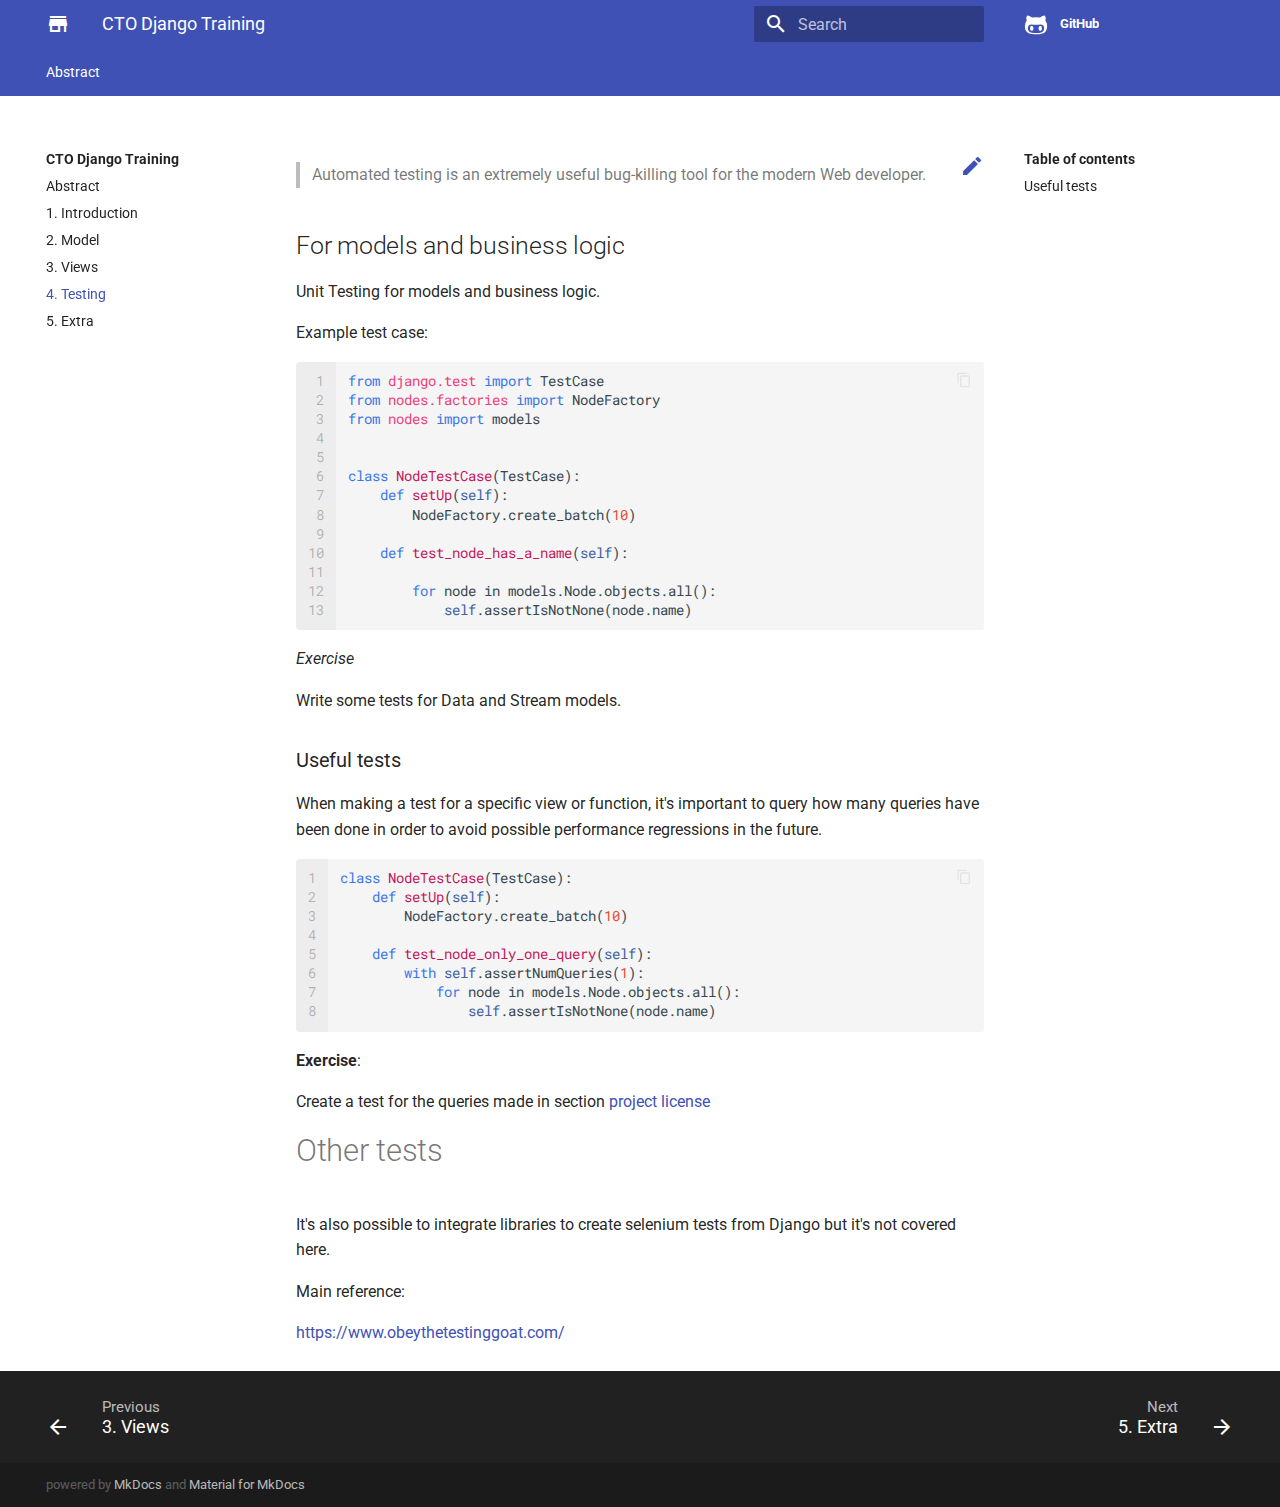
<file: testing/index.html>
<!doctype html><html lang="en" class="no-js"><head><meta charset="utf-8"><meta name="viewport" content="width=device-width,initial-scale=1"><meta http-equiv="x-ua-compatible" content="ie=edge"><meta name="description" content="Luca Store"><meta name="lang:clipboard.copy" content="Copy to clipboard"><meta name="lang:clipboard.copied" content="Copied to clipboard"><meta name="lang:search.language" content="en"><meta name="lang:search.pipeline.stopwords" content="True"><meta name="lang:search.pipeline.trimmer" content="True"><meta name="lang:search.result.none" content="No matching documents"><meta name="lang:search.result.one" content="1 matching document"><meta name="lang:search.result.other" content="# matching documents"><meta name="lang:search.tokenizer" content="[\s\-]+"><link rel="shortcut icon" href="../assets/ic_store_black_24dp_2x.png"><meta name="generator" content="mkdocs-1.0.4, mkdocs-material-4.3.0"><title>4. Testing - CTO Django Training</title><link rel="stylesheet" href="../assets/stylesheets/application.4031d38b.css"><link rel="stylesheet" href="../assets/stylesheets/application-palette.224b79ff.css"><meta name="theme-color" content="#3f51b5"><script src="../assets/javascripts/modernizr.74668098.js"></script><link href="https://fonts.gstatic.com" rel="preconnect" crossorigin><link rel="stylesheet" href="https://fonts.googleapis.com/css?family=Roboto:300,400,400i,700|Roboto+Mono&display=swap"><style>body,input{font-family:"Roboto","Helvetica Neue",Helvetica,Arial,sans-serif}code,kbd,pre{font-family:"Roboto Mono","Courier New",Courier,monospace}</style><link rel="stylesheet" href="../assets/fonts/material-icons.css"><link rel="stylesheet" href="../stylesheets/extra.css"></head><body dir="ltr" data-md-color-primary="indigo" data-md-color-accent="indigo"><svg class="md-svg"><defs><svg xmlns="http://www.w3.org/2000/svg" width="416" height="448" viewBox="0 0 416 448" id="__github"><path fill="currentColor" d="M160 304q0 10-3.125 20.5t-10.75 19T128 352t-18.125-8.5-10.75-19T96 304t3.125-20.5 10.75-19T128 256t18.125 8.5 10.75 19T160 304zm160 0q0 10-3.125 20.5t-10.75 19T288 352t-18.125-8.5-10.75-19T256 304t3.125-20.5 10.75-19T288 256t18.125 8.5 10.75 19T320 304zm40 0q0-30-17.25-51T296 232q-10.25 0-48.75 5.25Q229.5 240 208 240t-39.25-2.75Q130.75 232 120 232q-29.5 0-46.75 21T56 304q0 22 8 38.375t20.25 25.75 30.5 15 35 7.375 37.25 1.75h42q20.5 0 37.25-1.75t35-7.375 30.5-15 20.25-25.75T360 304zm56-44q0 51.75-15.25 82.75-9.5 19.25-26.375 33.25t-35.25 21.5-42.5 11.875-42.875 5.5T212 416q-19.5 0-35.5-.75t-36.875-3.125-38.125-7.5-34.25-12.875T37 371.5t-21.5-28.75Q0 312 0 260q0-59.25 34-99-6.75-20.5-6.75-42.5 0-29 12.75-54.5 27 0 47.5 9.875t47.25 30.875Q171.5 96 212 96q37 0 70 8 26.25-20.5 46.75-30.25T376 64q12.75 25.5 12.75 54.5 0 21.75-6.75 42 34 40 34 99.5z"/></svg></defs></svg> <input class="md-toggle" data-md-toggle="drawer" type="checkbox" id="__drawer" autocomplete="off"> <input class="md-toggle" data-md-toggle="search" type="checkbox" id="__search" autocomplete="off"> <label class="md-overlay" data-md-component="overlay" for="__drawer"></label><a href="#for-models-and-business-logic" tabindex="1" class="md-skip">Skip to content </a><header class="md-header" data-md-component="header"><nav class="md-header-nav md-grid"><div class="md-flex"><div class="md-flex__cell md-flex__cell--shrink"><a href=".." title="CTO Django Training" class="md-header-nav__button md-logo"><i class="md-icon">store</i></a></div><div class="md-flex__cell md-flex__cell--shrink"><label class="md-icon md-icon--menu md-header-nav__button" for="__drawer"></label></div><div class="md-flex__cell md-flex__cell--stretch"><div class="md-flex__ellipsis md-header-nav__title" data-md-component="title"><span class="md-header-nav__topic">CTO Django Training</span><span class="md-header-nav__topic">4. Testing</span></div></div><div class="md-flex__cell md-flex__cell--shrink"><label class="md-icon md-icon--search md-header-nav__button" for="__search"></label><div class="md-search" data-md-component="search" role="dialog"><label class="md-search__overlay" for="__search"></label><div class="md-search__inner" role="search"><form class="md-search__form" name="search"><input type="text" class="md-search__input" name="query" placeholder="Search" autocapitalize="off" autocorrect="off" autocomplete="off" spellcheck="false" data-md-component="query" data-md-state="active"> <label class="md-icon md-search__icon" for="__search"></label> <button type="reset" class="md-icon md-search__icon" data-md-component="reset" tabindex="-1">&#xE5CD;</button></form><div class="md-search__output"><div class="md-search__scrollwrap" data-md-scrollfix><div class="md-search-result" data-md-component="result"><div class="md-search-result__meta">Type to start searching</div><ol class="md-search-result__list"></ol></div></div></div></div></div></div><div class="md-flex__cell md-flex__cell--shrink"><div class="md-header-nav__source"><a href="https://github.com/Telefonica/cto-django-training/" title="Go to repository" class="md-source" data-md-source="github"><div class="md-source__icon"><svg viewBox="0 0 24 24" width="24" height="24"><use xlink:href="#__github" width="24" height="24"></use></svg></div><div class="md-source__repository">GitHub</div></a></div></div></div></nav></header><div class="md-container"><nav class="md-tabs" data-md-component="tabs"><div class="md-tabs__inner md-grid"><ul class="md-tabs__list"><li class="md-tabs__item"><a href=".." title="Abstract" class="md-tabs__link md-tabs__link--active">Abstract</a></li></ul></div></nav><main class="md-main"><div class="md-main__inner md-grid" data-md-component="container"><div class="md-sidebar md-sidebar--primary" data-md-component="navigation"><div class="md-sidebar__scrollwrap"><div class="md-sidebar__inner"><nav class="md-nav md-nav--primary" data-md-level="0"><label class="md-nav__title md-nav__title--site" for="__drawer"><a href=".." title="CTO Django Training" class="md-nav__button md-logo"><i class="md-icon">store</i></a>CTO Django Training</label><div class="md-nav__source"><a href="https://github.com/Telefonica/cto-django-training/" title="Go to repository" class="md-source" data-md-source="github"><div class="md-source__icon"><svg viewBox="0 0 24 24" width="24" height="24"><use xlink:href="#__github" width="24" height="24"></use></svg></div><div class="md-source__repository">GitHub</div></a></div><ul class="md-nav__list" data-md-scrollfix><li class="md-nav__item"><a href=".." title="Abstract" class="md-nav__link">Abstract</a></li><li class="md-nav__item"><a href="../introduction/" title="1. Introduction" class="md-nav__link">1. Introduction</a></li><li class="md-nav__item"><a href="../model/" title="2. Model" class="md-nav__link">2. Model</a></li><li class="md-nav__item"><a href="../views/" title="3. Views" class="md-nav__link">3. Views</a></li><li class="md-nav__item md-nav__item--active"><input class="md-toggle md-nav__toggle" data-md-toggle="toc" type="checkbox" id="__toc"><label class="md-nav__link md-nav__link--active" for="__toc">4. Testing</label><a href="./" title="4. Testing" class="md-nav__link md-nav__link--active">4. Testing</a><nav class="md-nav md-nav--secondary"><label class="md-nav__title" for="__toc">Table of contents</label><ul class="md-nav__list" data-md-scrollfix><li class="md-nav__item"><a href="#useful-tests" title="Useful tests" class="md-nav__link">Useful tests</a></li></ul></nav></li><li class="md-nav__item"><a href="../extra/" title="5. Extra" class="md-nav__link">5. Extra</a></li></ul></nav></div></div></div><div class="md-sidebar md-sidebar--secondary" data-md-component="toc"><div class="md-sidebar__scrollwrap"><div class="md-sidebar__inner"><nav class="md-nav md-nav--secondary"><label class="md-nav__title" for="__toc">Table of contents</label><ul class="md-nav__list" data-md-scrollfix><li class="md-nav__item"><a href="#useful-tests" title="Useful tests" class="md-nav__link">Useful tests</a></li></ul></nav></div></div></div><div class="md-content"><article class="md-content__inner md-typeset"><a href="https://github.com/Telefonica/cto-django-training/edit/master/docs/testing.md" title="Edit this page" class="md-icon md-content__icon">&#xE3C9;</a><blockquote>
<p>Automated testing is an extremely useful bug-killing tool for the modern Web developer.</p>
</blockquote>
<h2 id="for-models-and-business-logic">For models and business logic<a class="headerlink" href="#for-models-and-business-logic" title="Permanent link">&para;</a></h2>
<p>Unit Testing for models and business logic.</p>
<p>Example test case:</p>
<table class="codehilitetable"><tr><td class="linenos"><div class="linenodiv"><pre><span></span> 1
 2
 3
 4
 5
 6
 7
 8
 9
10
11
12
13</pre></div></td><td class="code"><div class="codehilite"><pre><span></span><span class="kn">from</span> <span class="nn">django.test</span> <span class="kn">import</span> <span class="n">TestCase</span>
<span class="kn">from</span> <span class="nn">nodes.factories</span> <span class="kn">import</span> <span class="n">NodeFactory</span>
<span class="kn">from</span> <span class="nn">nodes</span> <span class="kn">import</span> <span class="n">models</span>


<span class="k">class</span> <span class="nc">NodeTestCase</span><span class="p">(</span><span class="n">TestCase</span><span class="p">):</span>
    <span class="k">def</span> <span class="nf">setUp</span><span class="p">(</span><span class="bp">self</span><span class="p">):</span>
        <span class="n">NodeFactory</span><span class="o">.</span><span class="n">create_batch</span><span class="p">(</span><span class="mi">10</span><span class="p">)</span>

    <span class="k">def</span> <span class="nf">test_node_has_a_name</span><span class="p">(</span><span class="bp">self</span><span class="p">):</span>

        <span class="k">for</span> <span class="n">node</span> <span class="ow">in</span> <span class="n">models</span><span class="o">.</span><span class="n">Node</span><span class="o">.</span><span class="n">objects</span><span class="o">.</span><span class="n">all</span><span class="p">():</span>
            <span class="bp">self</span><span class="o">.</span><span class="n">assertIsNotNone</span><span class="p">(</span><span class="n">node</span><span class="o">.</span><span class="n">name</span><span class="p">)</span>
</pre></div>
</td></tr></table>

<p><em>Exercise</em></p>
<p>Write some tests for Data and Stream models.</p>
<h3 id="useful-tests">Useful tests<a class="headerlink" href="#useful-tests" title="Permanent link">&para;</a></h3>
<p>When making a test for a specific view or function, it's important to query how many queries have been done
in order to avoid possible performance regressions in the future.</p>
<table class="codehilitetable"><tr><td class="linenos"><div class="linenodiv"><pre><span></span>1
2
3
4
5
6
7
8</pre></div></td><td class="code"><div class="codehilite"><pre><span></span><span class="k">class</span> <span class="nc">NodeTestCase</span><span class="p">(</span><span class="n">TestCase</span><span class="p">):</span>
    <span class="k">def</span> <span class="nf">setUp</span><span class="p">(</span><span class="bp">self</span><span class="p">):</span>
        <span class="n">NodeFactory</span><span class="o">.</span><span class="n">create_batch</span><span class="p">(</span><span class="mi">10</span><span class="p">)</span>

    <span class="k">def</span> <span class="nf">test_node_only_one_query</span><span class="p">(</span><span class="bp">self</span><span class="p">):</span>
        <span class="k">with</span> <span class="bp">self</span><span class="o">.</span><span class="n">assertNumQueries</span><span class="p">(</span><span class="mi">1</span><span class="p">):</span>
            <span class="k">for</span> <span class="n">node</span> <span class="ow">in</span> <span class="n">models</span><span class="o">.</span><span class="n">Node</span><span class="o">.</span><span class="n">objects</span><span class="o">.</span><span class="n">all</span><span class="p">():</span>
                <span class="bp">self</span><span class="o">.</span><span class="n">assertIsNotNone</span><span class="p">(</span><span class="n">node</span><span class="o">.</span><span class="n">name</span><span class="p">)</span>
</pre></div>
</td></tr></table>

<p><strong>Exercise</strong>:</p>
<p>Create a test for the queries made in section <a href="../model/#aggregated-queries">project license</a></p>
<h1 id="other-tests">Other tests<a class="headerlink" href="#other-tests" title="Permanent link">&para;</a></h1>
<p>It's also possible to integrate libraries to create selenium tests from Django but it's not covered here.</p>
<p>Main reference:</p>
<p><a href="https://www.obeythetestinggoat.com/">https://www.obeythetestinggoat.com/</a></p></article></div></div></main><footer class="md-footer"><div class="md-footer-nav"><nav class="md-footer-nav__inner md-grid"><a href="../views/" title="3. Views" class="md-flex md-footer-nav__link md-footer-nav__link--prev" rel="prev"><div class="md-flex__cell md-flex__cell--shrink"><i class="md-icon md-icon--arrow-back md-footer-nav__button"></i></div><div class="md-flex__cell md-flex__cell--stretch md-footer-nav__title"><span class="md-flex__ellipsis"><span class="md-footer-nav__direction">Previous</span>3. Views</span></div></a><a href="../extra/" title="5. Extra" class="md-flex md-footer-nav__link md-footer-nav__link--next" rel="next"><div class="md-flex__cell md-flex__cell--stretch md-footer-nav__title"><span class="md-flex__ellipsis"><span class="md-footer-nav__direction">Next</span>5. Extra</span></div><div class="md-flex__cell md-flex__cell--shrink"><i class="md-icon md-icon--arrow-forward md-footer-nav__button"></i></div></a></nav></div><div class="md-footer-meta md-typeset"><div class="md-footer-meta__inner md-grid"><div class="md-footer-copyright">powered by <a href="https://www.mkdocs.org">MkDocs</a> and <a href="https://squidfunk.github.io/mkdocs-material/">Material for MkDocs</a></div></div></div></footer></div><script src="../assets/javascripts/application.b260a35d.js"></script><script>app.initialize({version:"1.0.4",url:{base:".."}})</script></body></html>
</file>
<file: assets/stylesheets/application.4031d38b.css>
@charset "UTF-8";html{box-sizing:border-box}*,:after,:before{box-sizing:inherit}html{-webkit-text-size-adjust:none;-moz-text-size-adjust:none;-ms-text-size-adjust:none;text-size-adjust:none}body{margin:0}hr{overflow:visible;box-sizing:content-box}a{-webkit-text-decoration-skip:objects}a,button,input,label{-webkit-tap-highlight-color:transparent}a{color:inherit;text-decoration:none}small,sub,sup{font-size:80%}sub,sup{position:relative;line-height:0;vertical-align:baseline}sub{bottom:-.25em}sup{top:-.5em}img{border-style:none}table{border-collapse:separate;border-spacing:0}td,th{font-weight:400;vertical-align:top}button{margin:0;padding:0;border:0;outline-style:none;background:transparent;font-size:inherit}input{border:0;outline:0}.md-clipboard:before,.md-icon,.md-nav__button,.md-nav__link:after,.md-nav__title:before,.md-search-result__article--document:before,.md-source-file:before,.md-typeset .admonition>.admonition-title:before,.md-typeset .admonition>summary:before,.md-typeset .critic.comment:before,.md-typeset .footnote-backref,.md-typeset .task-list-control .task-list-indicator:before,.md-typeset details>.admonition-title:before,.md-typeset details>summary:before,.md-typeset summary:after{font-family:Material Icons;font-style:normal;font-variant:normal;font-weight:400;line-height:1;text-transform:none;white-space:nowrap;speak:none;word-wrap:normal;direction:ltr}.md-content__icon,.md-footer-nav__button,.md-header-nav__button,.md-nav__button,.md-nav__title:before,.md-search-result__article--document:before{display:inline-block;margin:.2rem;padding:.4rem;font-size:1.2rem;cursor:pointer}.md-icon--arrow-back:before{content:""}.md-icon--arrow-forward:before{content:""}.md-icon--menu:before{content:""}.md-icon--search:before{content:""}[dir=rtl] .md-icon--arrow-back:before{content:""}[dir=rtl] .md-icon--arrow-forward:before{content:""}body{-webkit-font-smoothing:antialiased;-moz-osx-font-smoothing:grayscale}body,input{color:rgba(0,0,0,.87);-webkit-font-feature-settings:"kern","liga";font-feature-settings:"kern","liga";font-family:Helvetica Neue,Helvetica,Arial,sans-serif}code,kbd,pre{color:rgba(0,0,0,.87);-webkit-font-feature-settings:"kern";font-feature-settings:"kern";font-family:Courier New,Courier,monospace}.md-typeset{font-size:.8rem;line-height:1.6;-webkit-print-color-adjust:exact}.md-typeset blockquote,.md-typeset ol,.md-typeset p,.md-typeset ul{margin:1em 0}.md-typeset h1{margin:0 0 2rem;color:rgba(0,0,0,.54);font-size:1.5625rem;line-height:1.3}.md-typeset h1,.md-typeset h2{font-weight:300;letter-spacing:-.01em}.md-typeset h2{margin:2rem 0 .8rem;font-size:1.25rem;line-height:1.4}.md-typeset h3{margin:1.6rem 0 .8rem;font-size:1rem;font-weight:400;letter-spacing:-.01em;line-height:1.5}.md-typeset h2+h3{margin-top:.8rem}.md-typeset h4{font-size:.8rem}.md-typeset h4,.md-typeset h5,.md-typeset h6{margin:.8rem 0;font-weight:700;letter-spacing:-.01em}.md-typeset h5,.md-typeset h6{color:rgba(0,0,0,.54);font-size:.64rem}.md-typeset h5{text-transform:uppercase}.md-typeset hr{margin:1.5em 0;border-bottom:.05rem dotted rgba(0,0,0,.26)}.md-typeset a{color:#3f51b5;word-break:break-word}.md-typeset a,.md-typeset a:before{transition:color .125s}.md-typeset a:active,.md-typeset a:hover{color:#536dfe}.md-typeset code,.md-typeset pre{background-color:hsla(0,0%,92.5%,.5);color:#37474f;font-size:85%;direction:ltr}.md-typeset code{margin:0 .29412em;padding:.07353em 0;border-radius:.1rem;box-shadow:.29412em 0 0 hsla(0,0%,92.5%,.5),-.29412em 0 0 hsla(0,0%,92.5%,.5);word-break:break-word;-webkit-box-decoration-break:clone;box-decoration-break:clone}.md-typeset h1 code,.md-typeset h2 code,.md-typeset h3 code,.md-typeset h4 code,.md-typeset h5 code,.md-typeset h6 code{margin:0;background-color:transparent;box-shadow:none}.md-typeset a>code{margin:inherit;padding:inherit;border-radius:initial;background-color:inherit;color:inherit;box-shadow:none}.md-typeset pre{position:relative;margin:1em 0;border-radius:.1rem;line-height:1.4;-webkit-overflow-scrolling:touch}.md-typeset pre>code{display:block;margin:0;padding:.525rem .6rem;background-color:transparent;font-size:inherit;box-shadow:none;-webkit-box-decoration-break:slice;box-decoration-break:slice;overflow:auto}.md-typeset pre>code::-webkit-scrollbar{width:.2rem;height:.2rem}.md-typeset pre>code::-webkit-scrollbar-thumb{background-color:rgba(0,0,0,.26)}.md-typeset pre>code::-webkit-scrollbar-thumb:hover{background-color:#536dfe}.md-typeset kbd{padding:0 .29412em;border-radius:.15rem;border:.05rem solid #c9c9c9;border-bottom-color:#bcbcbc;background-color:#fcfcfc;color:#555;font-size:85%;box-shadow:0 .05rem 0 #b0b0b0;word-break:break-word}.md-typeset mark{margin:0 .25em;padding:.0625em 0;border-radius:.1rem;background-color:rgba(255,235,59,.5);box-shadow:.25em 0 0 rgba(255,235,59,.5),-.25em 0 0 rgba(255,235,59,.5);word-break:break-word;-webkit-box-decoration-break:clone;box-decoration-break:clone}.md-typeset abbr{border-bottom:.05rem dotted rgba(0,0,0,.54);text-decoration:none;cursor:help}.md-typeset small{opacity:.75}.md-typeset sub,.md-typeset sup{margin-left:.07812em}[dir=rtl] .md-typeset sub,[dir=rtl] .md-typeset sup{margin-right:.07812em;margin-left:0}.md-typeset blockquote{padding-left:.6rem;border-left:.2rem solid rgba(0,0,0,.26);color:rgba(0,0,0,.54)}[dir=rtl] .md-typeset blockquote{padding-right:.6rem;padding-left:0;border-right:.2rem solid rgba(0,0,0,.26);border-left:initial}.md-typeset ul{list-style-type:disc}.md-typeset ol,.md-typeset ul{margin-left:.625em;padding:0}[dir=rtl] .md-typeset ol,[dir=rtl] .md-typeset ul{margin-right:.625em;margin-left:0}.md-typeset ol ol,.md-typeset ul ol{list-style-type:lower-alpha}.md-typeset ol ol ol,.md-typeset ul ol ol{list-style-type:lower-roman}.md-typeset ol li,.md-typeset ul li{margin-bottom:.5em;margin-left:1.25em}[dir=rtl] .md-typeset ol li,[dir=rtl] .md-typeset ul li{margin-right:1.25em;margin-left:0}.md-typeset ol li blockquote,.md-typeset ol li p,.md-typeset ul li blockquote,.md-typeset ul li p{margin:.5em 0}.md-typeset ol li:last-child,.md-typeset ul li:last-child{margin-bottom:0}.md-typeset ol li ol,.md-typeset ol li ul,.md-typeset ul li ol,.md-typeset ul li ul{margin:.5em 0 .5em .625em}[dir=rtl] .md-typeset ol li ol,[dir=rtl] .md-typeset ol li ul,[dir=rtl] .md-typeset ul li ol,[dir=rtl] .md-typeset ul li ul{margin-right:.625em;margin-left:0}.md-typeset dd{margin:1em 0 1em 1.875em}[dir=rtl] .md-typeset dd{margin-right:1.875em;margin-left:0}.md-typeset iframe,.md-typeset img,.md-typeset svg{max-width:100%}.md-typeset table:not([class]){box-shadow:0 2px 2px 0 rgba(0,0,0,.14),0 1px 5px 0 rgba(0,0,0,.12),0 3px 1px -2px rgba(0,0,0,.2);display:inline-block;max-width:100%;border-radius:.1rem;font-size:.64rem;overflow:auto;-webkit-overflow-scrolling:touch}.md-typeset table:not([class])+*{margin-top:1.5em}.md-typeset table:not([class]) td:not([align]),.md-typeset table:not([class]) th:not([align]){text-align:left}[dir=rtl] .md-typeset table:not([class]) td:not([align]),[dir=rtl] .md-typeset table:not([class]) th:not([align]){text-align:right}.md-typeset table:not([class]) th{min-width:5rem;padding:.6rem .8rem;background-color:rgba(0,0,0,.54);color:#fff;vertical-align:top}.md-typeset table:not([class]) td{padding:.6rem .8rem;border-top:.05rem solid rgba(0,0,0,.07);vertical-align:top}.md-typeset table:not([class]) tr{transition:background-color .125s}.md-typeset table:not([class]) tr:hover{background-color:rgba(0,0,0,.035);box-shadow:inset 0 .05rem 0 #fff}.md-typeset table:not([class]) tr:first-child td{border-top:0}.md-typeset table:not([class]) a{word-break:normal}.md-typeset__scrollwrap{margin:1em -.8rem;overflow-x:auto;-webkit-overflow-scrolling:touch}.md-typeset .md-typeset__table{display:inline-block;margin-bottom:.5em;padding:0 .8rem}.md-typeset .md-typeset__table table{display:table;width:100%;margin:0;overflow:hidden}html{font-size:125%;overflow-x:hidden}body,html{height:100%}body{position:relative;font-size:.5rem}hr{display:block;height:.05rem;padding:0;border:0}.md-svg{display:none}.md-grid{max-width:61rem;margin-right:auto;margin-left:auto}.md-container,.md-main{overflow:auto}.md-container{display:table;width:100%;height:100%;padding-top:2.4rem;table-layout:fixed}.md-main{display:table-row;height:100%}.md-main__inner{height:100%;padding-top:1.5rem;padding-bottom:.05rem}.md-toggle{display:none}.md-overlay{position:fixed;top:0;width:0;height:0;transition:width 0s .25s,height 0s .25s,opacity .25s;background-color:rgba(0,0,0,.54);opacity:0;z-index:3}.md-flex{display:table}.md-flex__cell{display:table-cell;position:relative;vertical-align:top}.md-flex__cell--shrink{width:0}.md-flex__cell--stretch{display:table;width:100%;table-layout:fixed}.md-flex__ellipsis{display:table-cell;text-overflow:ellipsis;white-space:nowrap;overflow:hidden}.md-skip{position:fixed;width:.05rem;height:.05rem;margin:.5rem;padding:.3rem .5rem;-webkit-transform:translateY(.4rem);transform:translateY(.4rem);border-radius:.1rem;background-color:rgba(0,0,0,.87);color:#fff;font-size:.64rem;opacity:0;overflow:hidden}.md-skip:focus{width:auto;height:auto;clip:auto;-webkit-transform:translateX(0);transform:translateX(0);transition:opacity .175s 75ms,-webkit-transform .25s cubic-bezier(.4,0,.2,1);transition:transform .25s cubic-bezier(.4,0,.2,1),opacity .175s 75ms;transition:transform .25s cubic-bezier(.4,0,.2,1),opacity .175s 75ms,-webkit-transform .25s cubic-bezier(.4,0,.2,1);opacity:1;z-index:10}@page{margin:25mm}.md-clipboard{position:absolute;top:.3rem;right:.3rem;width:1.4rem;height:1.4rem;border-radius:.1rem;font-size:.8rem;cursor:pointer;z-index:1;-webkit-backface-visibility:hidden;backface-visibility:hidden}.md-clipboard:before{transition:color .25s,opacity .25s;color:rgba(0,0,0,.07);content:"\E14D"}.codehilite:hover .md-clipboard:before,.md-typeset .highlight:hover .md-clipboard:before,pre:hover .md-clipboard:before{color:rgba(0,0,0,.54)}.md-clipboard:focus:before,.md-clipboard:hover:before{color:#536dfe}.md-clipboard__message{display:block;position:absolute;top:0;right:1.7rem;padding:.3rem .5rem;-webkit-transform:translateX(.4rem);transform:translateX(.4rem);transition:opacity .175s,-webkit-transform .25s cubic-bezier(.9,.1,.9,0);transition:transform .25s cubic-bezier(.9,.1,.9,0),opacity .175s;transition:transform .25s cubic-bezier(.9,.1,.9,0),opacity .175s,-webkit-transform .25s cubic-bezier(.9,.1,.9,0);border-radius:.1rem;background-color:rgba(0,0,0,.54);color:#fff;font-size:.64rem;white-space:nowrap;opacity:0;pointer-events:none}.md-clipboard__message--active{-webkit-transform:translateX(0);transform:translateX(0);transition:opacity .175s 75ms,-webkit-transform .25s cubic-bezier(.4,0,.2,1);transition:transform .25s cubic-bezier(.4,0,.2,1),opacity .175s 75ms;transition:transform .25s cubic-bezier(.4,0,.2,1),opacity .175s 75ms,-webkit-transform .25s cubic-bezier(.4,0,.2,1);opacity:1;pointer-events:auto}.md-clipboard__message:before{content:attr(aria-label)}.md-clipboard__message:after{display:block;position:absolute;top:50%;right:-.2rem;width:0;margin-top:-.2rem;border-color:transparent rgba(0,0,0,.54);border-style:solid;border-width:.2rem 0 .2rem .2rem;content:""}.md-content__inner{margin:0 .8rem 1.2rem;padding-top:.6rem}.md-content__inner:before{display:block;height:.4rem;content:""}.md-content__inner>:last-child{margin-bottom:0}.md-content__icon{position:relative;margin:.4rem 0;padding:0;float:right}.md-typeset .md-content__icon{color:rgba(0,0,0,.26)}.md-header{position:fixed;top:0;right:0;left:0;height:2.4rem;transition:background-color .25s,color .25s;background-color:#3f51b5;color:#fff;box-shadow:none;z-index:2;-webkit-backface-visibility:hidden;backface-visibility:hidden}.no-js .md-header{transition:none;box-shadow:none}.md-header[data-md-state=shadow]{transition:background-color .25s,color .25s,box-shadow .25s;box-shadow:0 0 .2rem rgba(0,0,0,.1),0 .2rem .4rem rgba(0,0,0,.2)}.md-header-nav{padding:0 .2rem}.md-header-nav__button{position:relative;transition:opacity .25s;z-index:1}.md-header-nav__button:hover{opacity:.7}.md-header-nav__button.md-logo *{display:block}.no-js .md-header-nav__button.md-icon--search{display:none}.md-header-nav__topic{display:block;position:absolute;transition:opacity .15s,-webkit-transform .4s cubic-bezier(.1,.7,.1,1);transition:transform .4s cubic-bezier(.1,.7,.1,1),opacity .15s;transition:transform .4s cubic-bezier(.1,.7,.1,1),opacity .15s,-webkit-transform .4s cubic-bezier(.1,.7,.1,1);text-overflow:ellipsis;white-space:nowrap;overflow:hidden}.md-header-nav__topic+.md-header-nav__topic{-webkit-transform:translateX(1.25rem);transform:translateX(1.25rem);transition:opacity .15s,-webkit-transform .4s cubic-bezier(1,.7,.1,.1);transition:transform .4s cubic-bezier(1,.7,.1,.1),opacity .15s;transition:transform .4s cubic-bezier(1,.7,.1,.1),opacity .15s,-webkit-transform .4s cubic-bezier(1,.7,.1,.1);opacity:0;z-index:-1;pointer-events:none}[dir=rtl] .md-header-nav__topic+.md-header-nav__topic{-webkit-transform:translateX(-1.25rem);transform:translateX(-1.25rem)}.no-js .md-header-nav__topic{position:static}.no-js .md-header-nav__topic+.md-header-nav__topic{display:none}.md-header-nav__title{padding:0 1rem;font-size:.9rem;line-height:2.4rem}.md-header-nav__title[data-md-state=active] .md-header-nav__topic{-webkit-transform:translateX(-1.25rem);transform:translateX(-1.25rem);transition:opacity .15s,-webkit-transform .4s cubic-bezier(1,.7,.1,.1);transition:transform .4s cubic-bezier(1,.7,.1,.1),opacity .15s;transition:transform .4s cubic-bezier(1,.7,.1,.1),opacity .15s,-webkit-transform .4s cubic-bezier(1,.7,.1,.1);opacity:0;z-index:-1;pointer-events:none}[dir=rtl] .md-header-nav__title[data-md-state=active] .md-header-nav__topic{-webkit-transform:translateX(1.25rem);transform:translateX(1.25rem)}.md-header-nav__title[data-md-state=active] .md-header-nav__topic+.md-header-nav__topic{-webkit-transform:translateX(0);transform:translateX(0);transition:opacity .15s,-webkit-transform .4s cubic-bezier(.1,.7,.1,1);transition:transform .4s cubic-bezier(.1,.7,.1,1),opacity .15s;transition:transform .4s cubic-bezier(.1,.7,.1,1),opacity .15s,-webkit-transform .4s cubic-bezier(.1,.7,.1,1);opacity:1;z-index:0;pointer-events:auto}.md-header-nav__source{display:none}.md-hero{transition:background .25s;background-color:#3f51b5;color:#fff;font-size:1rem;overflow:hidden}.md-hero__inner{margin-top:1rem;padding:.8rem .8rem .4rem;transition:opacity .25s,-webkit-transform .4s cubic-bezier(.1,.7,.1,1);transition:transform .4s cubic-bezier(.1,.7,.1,1),opacity .25s;transition:transform .4s cubic-bezier(.1,.7,.1,1),opacity .25s,-webkit-transform .4s cubic-bezier(.1,.7,.1,1);transition-delay:.1s}[data-md-state=hidden] .md-hero__inner{pointer-events:none;-webkit-transform:translateY(.625rem);transform:translateY(.625rem);transition:opacity .1s 0s,-webkit-transform 0s .4s;transition:transform 0s .4s,opacity .1s 0s;transition:transform 0s .4s,opacity .1s 0s,-webkit-transform 0s .4s;opacity:0}.md-hero--expand .md-hero__inner{margin-bottom:1.2rem}.md-footer-nav{background-color:rgba(0,0,0,.87);color:#fff}.md-footer-nav__inner{padding:.2rem;overflow:auto}.md-footer-nav__link{padding-top:1.4rem;padding-bottom:.4rem;transition:opacity .25s}.md-footer-nav__link:hover{opacity:.7}.md-footer-nav__link--prev{width:25%;float:left}[dir=rtl] .md-footer-nav__link--prev{float:right}.md-footer-nav__link--next{width:75%;float:right;text-align:right}[dir=rtl] .md-footer-nav__link--next{float:left;text-align:left}.md-footer-nav__button{transition:background .25s}.md-footer-nav__title{position:relative;padding:0 1rem;font-size:.9rem;line-height:2.4rem}.md-footer-nav__direction{position:absolute;right:0;left:0;margin-top:-1rem;padding:0 1rem;color:hsla(0,0%,100%,.7);font-size:.75rem}.md-footer-meta{background-color:rgba(0,0,0,.895)}.md-footer-meta__inner{padding:.2rem;overflow:auto}html .md-footer-meta.md-typeset a{color:hsla(0,0%,100%,.7)}html .md-footer-meta.md-typeset a:focus,html .md-footer-meta.md-typeset a:hover{color:#fff}.md-footer-copyright{margin:0 .6rem;padding:.4rem 0;color:hsla(0,0%,100%,.3);font-size:.64rem}.md-footer-copyright__highlight{color:hsla(0,0%,100%,.7)}.md-footer-social{margin:0 .4rem;padding:.2rem 0 .6rem}.md-footer-social__link{display:inline-block;width:1.6rem;height:1.6rem;font-size:.8rem;text-align:center}.md-footer-social__link:before{line-height:1.9}.md-nav{font-size:.7rem;line-height:1.3}.md-nav__title{display:block;padding:0 .6rem;font-weight:700;text-overflow:ellipsis;overflow:hidden}.md-nav__title:before{display:none;content:"\E5C4"}[dir=rtl] .md-nav__title:before{content:"\E5C8"}.md-nav__title .md-nav__button{display:none}.md-nav__list{margin:0;padding:0;list-style:none}.md-nav__item{padding:0 .6rem}.md-nav__item:last-child{padding-bottom:.6rem}.md-nav__item .md-nav__item{padding-right:0}[dir=rtl] .md-nav__item .md-nav__item{padding-right:.6rem;padding-left:0}.md-nav__item .md-nav__item:last-child{padding-bottom:0}.md-nav__button img{width:100%;height:auto}.md-nav__link{display:block;margin-top:.625em;transition:color .125s;text-overflow:ellipsis;cursor:pointer;overflow:hidden}.md-nav__item--nested>.md-nav__link:after{content:"\E313"}html .md-nav__link[for=__toc],html .md-nav__link[for=__toc]+.md-nav__link:after,html .md-nav__link[for=__toc]~.md-nav{display:none}.md-nav__link[data-md-state=blur]{color:rgba(0,0,0,.54)}.md-nav__link--active,.md-nav__link:active{color:#3f51b5}.md-nav__item--nested>.md-nav__link{color:inherit}.md-nav__link:focus,.md-nav__link:hover{color:#536dfe}.md-nav__source,.no-js .md-search{display:none}.md-search__overlay{opacity:0;z-index:1}.md-search__form{position:relative}.md-search__input{position:relative;padding:0 2.2rem 0 3.6rem;text-overflow:ellipsis;z-index:2}[dir=rtl] .md-search__input{padding:0 3.6rem 0 2.2rem}.md-search__input::-webkit-input-placeholder{transition:color .25s cubic-bezier(.1,.7,.1,1)}.md-search__input:-ms-input-placeholder{transition:color .25s cubic-bezier(.1,.7,.1,1)}.md-search__input::-ms-input-placeholder{transition:color .25s cubic-bezier(.1,.7,.1,1)}.md-search__input::placeholder{transition:color .25s cubic-bezier(.1,.7,.1,1)}.md-search__input::-webkit-input-placeholder,.md-search__input~.md-search__icon{color:rgba(0,0,0,.54)}.md-search__input:-ms-input-placeholder,.md-search__input~.md-search__icon{color:rgba(0,0,0,.54)}.md-search__input::-ms-input-placeholder,.md-search__input~.md-search__icon{color:rgba(0,0,0,.54)}.md-search__input::placeholder,.md-search__input~.md-search__icon{color:rgba(0,0,0,.54)}.md-search__input::-ms-clear{display:none}.md-search__icon{position:absolute;transition:color .25s cubic-bezier(.1,.7,.1,1),opacity .25s;font-size:1.2rem;cursor:pointer;z-index:2}.md-search__icon:hover{opacity:.7}.md-search__icon[for=__search]{top:.3rem;left:.5rem}[dir=rtl] .md-search__icon[for=__search]{right:.5rem;left:auto}.md-search__icon[for=__search]:before{content:"\E8B6"}.md-search__icon[type=reset]{top:.3rem;right:.5rem;-webkit-transform:scale(.125);transform:scale(.125);transition:opacity .15s,-webkit-transform .15s cubic-bezier(.1,.7,.1,1);transition:transform .15s cubic-bezier(.1,.7,.1,1),opacity .15s;transition:transform .15s cubic-bezier(.1,.7,.1,1),opacity .15s,-webkit-transform .15s cubic-bezier(.1,.7,.1,1);opacity:0}[dir=rtl] .md-search__icon[type=reset]{right:auto;left:.5rem}[data-md-toggle=search]:checked~.md-header .md-search__input:valid~.md-search__icon[type=reset]{-webkit-transform:scale(1);transform:scale(1);opacity:1}[data-md-toggle=search]:checked~.md-header .md-search__input:valid~.md-search__icon[type=reset]:hover{opacity:.7}.md-search__output{position:absolute;width:100%;border-radius:0 0 .1rem .1rem;overflow:hidden;z-index:1}.md-search__scrollwrap{height:100%;background-color:#fff;box-shadow:inset 0 .05rem 0 rgba(0,0,0,.07);overflow-y:auto;-webkit-overflow-scrolling:touch}.md-search-result{color:rgba(0,0,0,.87);word-break:break-word}.md-search-result__meta{padding:0 .8rem;background-color:rgba(0,0,0,.07);color:rgba(0,0,0,.54);font-size:.64rem;line-height:1.8rem}.md-search-result__list{margin:0;padding:0;border-top:.05rem solid rgba(0,0,0,.07);list-style:none}.md-search-result__item{box-shadow:0 -.05rem 0 rgba(0,0,0,.07)}.md-search-result__link{display:block;transition:background .25s;outline:0;overflow:hidden}.md-search-result__link:hover,.md-search-result__link[data-md-state=active]{background-color:rgba(83,109,254,.1)}.md-search-result__link:hover .md-search-result__article:before,.md-search-result__link[data-md-state=active] .md-search-result__article:before{opacity:.7}.md-search-result__link:last-child .md-search-result__teaser{margin-bottom:.6rem}.md-search-result__article{position:relative;padding:0 .8rem;overflow:auto}.md-search-result__article--document:before{position:absolute;left:0;margin:.1rem;transition:opacity .25s;color:rgba(0,0,0,.54);content:"\E880"}[dir=rtl] .md-search-result__article--document:before{right:0;left:auto}.md-search-result__article--document .md-search-result__title{margin:.55rem 0;font-size:.8rem;font-weight:400;line-height:1.4}.md-search-result__title{margin:.5em 0;font-size:.64rem;font-weight:700;line-height:1.4}.md-search-result__teaser{display:-webkit-box;max-height:1.65rem;margin:.5em 0;color:rgba(0,0,0,.54);font-size:.64rem;line-height:1.4;text-overflow:ellipsis;overflow:hidden;-webkit-line-clamp:2}.md-search-result em{font-style:normal;font-weight:700;text-decoration:underline}.md-sidebar{position:absolute;width:12.1rem;padding:1.2rem 0;overflow:hidden}.md-sidebar[data-md-state=lock]{position:fixed;top:2.4rem}.md-sidebar--secondary{display:none}.md-sidebar__scrollwrap{max-height:100%;margin:0 .2rem;overflow-y:auto;-webkit-backface-visibility:hidden;backface-visibility:hidden}.md-sidebar__scrollwrap::-webkit-scrollbar{width:.2rem;height:.2rem}.md-sidebar__scrollwrap::-webkit-scrollbar-thumb{background-color:rgba(0,0,0,.26)}.md-sidebar__scrollwrap::-webkit-scrollbar-thumb:hover{background-color:#536dfe}@-webkit-keyframes md-source__facts--done{0%{height:0}to{height:.65rem}}@keyframes md-source__facts--done{0%{height:0}to{height:.65rem}}@-webkit-keyframes md-source__fact--done{0%{-webkit-transform:translateY(100%);transform:translateY(100%);opacity:0}50%{opacity:0}to{-webkit-transform:translateY(0);transform:translateY(0);opacity:1}}@keyframes md-source__fact--done{0%{-webkit-transform:translateY(100%);transform:translateY(100%);opacity:0}50%{opacity:0}to{-webkit-transform:translateY(0);transform:translateY(0);opacity:1}}.md-source{display:block;padding-right:.6rem;transition:opacity .25s;font-size:.65rem;line-height:1.2;white-space:nowrap}[dir=rtl] .md-source{padding-right:0;padding-left:.6rem}.md-source:hover{opacity:.7}.md-source:after,.md-source__icon{display:inline-block;height:2.4rem;content:"";vertical-align:middle}.md-source__icon{width:2.4rem}.md-source__icon svg{width:1.2rem;height:1.2rem;margin-top:.6rem;margin-left:.6rem}[dir=rtl] .md-source__icon svg{margin-right:.6rem;margin-left:0}.md-source__icon+.md-source__repository{margin-left:-2rem;padding-left:2rem}[dir=rtl] .md-source__icon+.md-source__repository{margin-right:-2rem;margin-left:0;padding-right:2rem;padding-left:0}.md-source__repository{display:inline-block;max-width:100%;margin-left:.6rem;font-weight:700;text-overflow:ellipsis;overflow:hidden;vertical-align:middle}.md-source__facts{margin:0;padding:0;font-size:.55rem;font-weight:700;list-style-type:none;opacity:.75;overflow:hidden}[data-md-state=done] .md-source__facts{-webkit-animation:md-source__facts--done .25s ease-in;animation:md-source__facts--done .25s ease-in}.md-source__fact{float:left}[dir=rtl] .md-source__fact{float:right}[data-md-state=done] .md-source__fact{-webkit-animation:md-source__fact--done .4s ease-out;animation:md-source__fact--done .4s ease-out}.md-source__fact:before{margin:0 .1rem;content:"\00B7"}.md-source__fact:first-child:before{display:none}.md-source-file{display:inline-block;margin:1em .5em 1em 0;padding-right:.25rem;border-radius:.1rem;background-color:rgba(0,0,0,.07);font-size:.64rem;list-style-type:none;cursor:pointer;overflow:hidden}.md-source-file:before{display:inline-block;margin-right:.25rem;padding:.25rem;background-color:rgba(0,0,0,.26);color:#fff;font-size:.8rem;content:"\E86F";vertical-align:middle}html .md-source-file{transition:background .4s,color .4s,box-shadow .4s cubic-bezier(.4,0,.2,1)}html .md-source-file:before{transition:inherit}html body .md-typeset .md-source-file{color:rgba(0,0,0,.54)}.md-source-file:hover{box-shadow:0 0 8px rgba(0,0,0,.18),0 8px 16px rgba(0,0,0,.36)}.md-source-file:hover:before{background-color:#536dfe}.md-tabs{width:100%;transition:background .25s;background-color:#3f51b5;color:#fff;overflow:auto}.md-tabs__list{margin:0 0 0 .2rem;padding:0;list-style:none;white-space:nowrap}.md-tabs__item{display:inline-block;height:2.4rem;padding-right:.6rem;padding-left:.6rem}.md-tabs__link{display:block;margin-top:.8rem;transition:opacity .25s,-webkit-transform .4s cubic-bezier(.1,.7,.1,1);transition:transform .4s cubic-bezier(.1,.7,.1,1),opacity .25s;transition:transform .4s cubic-bezier(.1,.7,.1,1),opacity .25s,-webkit-transform .4s cubic-bezier(.1,.7,.1,1);font-size:.7rem;opacity:.7}.md-tabs__link--active,.md-tabs__link:hover{color:inherit;opacity:1}.md-tabs__item:nth-child(2) .md-tabs__link{transition-delay:.02s}.md-tabs__item:nth-child(3) .md-tabs__link{transition-delay:.04s}.md-tabs__item:nth-child(4) .md-tabs__link{transition-delay:.06s}.md-tabs__item:nth-child(5) .md-tabs__link{transition-delay:.08s}.md-tabs__item:nth-child(6) .md-tabs__link{transition-delay:.1s}.md-tabs__item:nth-child(7) .md-tabs__link{transition-delay:.12s}.md-tabs__item:nth-child(8) .md-tabs__link{transition-delay:.14s}.md-tabs__item:nth-child(9) .md-tabs__link{transition-delay:.16s}.md-tabs__item:nth-child(10) .md-tabs__link{transition-delay:.18s}.md-tabs__item:nth-child(11) .md-tabs__link{transition-delay:.2s}.md-tabs__item:nth-child(12) .md-tabs__link{transition-delay:.22s}.md-tabs__item:nth-child(13) .md-tabs__link{transition-delay:.24s}.md-tabs__item:nth-child(14) .md-tabs__link{transition-delay:.26s}.md-tabs__item:nth-child(15) .md-tabs__link{transition-delay:.28s}.md-tabs__item:nth-child(16) .md-tabs__link{transition-delay:.3s}.md-tabs[data-md-state=hidden]{pointer-events:none}.md-tabs[data-md-state=hidden] .md-tabs__link{-webkit-transform:translateY(50%);transform:translateY(50%);transition:color .25s,opacity .1s,-webkit-transform 0s .4s;transition:color .25s,transform 0s .4s,opacity .1s;transition:color .25s,transform 0s .4s,opacity .1s,-webkit-transform 0s .4s;opacity:0}.md-typeset .admonition,.md-typeset details{box-shadow:0 2px 2px 0 rgba(0,0,0,.14),0 1px 5px 0 rgba(0,0,0,.12),0 3px 1px -2px rgba(0,0,0,.2);position:relative;margin:1.5625em 0;padding:0 .6rem;border-left:.2rem solid #448aff;border-radius:.1rem;font-size:.64rem;overflow:auto}[dir=rtl] .md-typeset .admonition,[dir=rtl] .md-typeset details{border-right:.2rem solid #448aff;border-left:none}html .md-typeset .admonition>:last-child,html .md-typeset details>:last-child{margin-bottom:.6rem}.md-typeset .admonition .admonition,.md-typeset .admonition details,.md-typeset details .admonition,.md-typeset details details{margin:1em 0}.md-typeset .admonition>.admonition-title,.md-typeset .admonition>summary,.md-typeset details>.admonition-title,.md-typeset details>summary{margin:0 -.6rem;padding:.4rem .6rem .4rem 2rem;border-bottom:.05rem solid rgba(68,138,255,.1);background-color:rgba(68,138,255,.1);font-weight:700}[dir=rtl] .md-typeset .admonition>.admonition-title,[dir=rtl] .md-typeset .admonition>summary,[dir=rtl] .md-typeset details>.admonition-title,[dir=rtl] .md-typeset details>summary{padding:.4rem 2rem .4rem .6rem}.md-typeset .admonition>.admonition-title:last-child,.md-typeset .admonition>summary:last-child,.md-typeset details>.admonition-title:last-child,.md-typeset details>summary:last-child{margin-bottom:0}.md-typeset .admonition>.admonition-title:before,.md-typeset .admonition>summary:before,.md-typeset details>.admonition-title:before,.md-typeset details>summary:before{position:absolute;left:.6rem;color:#448aff;font-size:1rem;content:"\E3C9"}[dir=rtl] .md-typeset .admonition>.admonition-title:before,[dir=rtl] .md-typeset .admonition>summary:before,[dir=rtl] .md-typeset details>.admonition-title:before,[dir=rtl] .md-typeset details>summary:before{right:.6rem;left:auto}.md-typeset .admonition.abstract,.md-typeset .admonition.summary,.md-typeset .admonition.tldr,.md-typeset details.abstract,.md-typeset details.summary,.md-typeset details.tldr{border-left-color:#00b0ff}[dir=rtl] .md-typeset .admonition.abstract,[dir=rtl] .md-typeset .admonition.summary,[dir=rtl] .md-typeset .admonition.tldr,[dir=rtl] .md-typeset details.abstract,[dir=rtl] .md-typeset details.summary,[dir=rtl] .md-typeset details.tldr{border-right-color:#00b0ff}.md-typeset .admonition.abstract>.admonition-title,.md-typeset .admonition.abstract>summary,.md-typeset .admonition.summary>.admonition-title,.md-typeset .admonition.summary>summary,.md-typeset .admonition.tldr>.admonition-title,.md-typeset .admonition.tldr>summary,.md-typeset details.abstract>.admonition-title,.md-typeset details.abstract>summary,.md-typeset details.summary>.admonition-title,.md-typeset details.summary>summary,.md-typeset details.tldr>.admonition-title,.md-typeset details.tldr>summary{border-bottom-color:rgba(0,176,255,.1);background-color:rgba(0,176,255,.1)}.md-typeset .admonition.abstract>.admonition-title:before,.md-typeset .admonition.abstract>summary:before,.md-typeset .admonition.summary>.admonition-title:before,.md-typeset .admonition.summary>summary:before,.md-typeset .admonition.tldr>.admonition-title:before,.md-typeset .admonition.tldr>summary:before,.md-typeset details.abstract>.admonition-title:before,.md-typeset details.abstract>summary:before,.md-typeset details.summary>.admonition-title:before,.md-typeset details.summary>summary:before,.md-typeset details.tldr>.admonition-title:before,.md-typeset details.tldr>summary:before{color:#00b0ff;content:""}.md-typeset .admonition.info,.md-typeset .admonition.todo,.md-typeset details.info,.md-typeset details.todo{border-left-color:#00b8d4}[dir=rtl] .md-typeset .admonition.info,[dir=rtl] .md-typeset .admonition.todo,[dir=rtl] .md-typeset details.info,[dir=rtl] .md-typeset details.todo{border-right-color:#00b8d4}.md-typeset .admonition.info>.admonition-title,.md-typeset .admonition.info>summary,.md-typeset .admonition.todo>.admonition-title,.md-typeset .admonition.todo>summary,.md-typeset details.info>.admonition-title,.md-typeset details.info>summary,.md-typeset details.todo>.admonition-title,.md-typeset details.todo>summary{border-bottom-color:rgba(0,184,212,.1);background-color:rgba(0,184,212,.1)}.md-typeset .admonition.info>.admonition-title:before,.md-typeset .admonition.info>summary:before,.md-typeset .admonition.todo>.admonition-title:before,.md-typeset .admonition.todo>summary:before,.md-typeset details.info>.admonition-title:before,.md-typeset details.info>summary:before,.md-typeset details.todo>.admonition-title:before,.md-typeset details.todo>summary:before{color:#00b8d4;content:""}.md-typeset .admonition.hint,.md-typeset .admonition.important,.md-typeset .admonition.tip,.md-typeset details.hint,.md-typeset details.important,.md-typeset details.tip{border-left-color:#00bfa5}[dir=rtl] .md-typeset .admonition.hint,[dir=rtl] .md-typeset .admonition.important,[dir=rtl] .md-typeset .admonition.tip,[dir=rtl] .md-typeset details.hint,[dir=rtl] .md-typeset details.important,[dir=rtl] .md-typeset details.tip{border-right-color:#00bfa5}.md-typeset .admonition.hint>.admonition-title,.md-typeset .admonition.hint>summary,.md-typeset .admonition.important>.admonition-title,.md-typeset .admonition.important>summary,.md-typeset .admonition.tip>.admonition-title,.md-typeset .admonition.tip>summary,.md-typeset details.hint>.admonition-title,.md-typeset details.hint>summary,.md-typeset details.important>.admonition-title,.md-typeset details.important>summary,.md-typeset details.tip>.admonition-title,.md-typeset details.tip>summary{border-bottom-color:rgba(0,191,165,.1);background-color:rgba(0,191,165,.1)}.md-typeset .admonition.hint>.admonition-title:before,.md-typeset .admonition.hint>summary:before,.md-typeset .admonition.important>.admonition-title:before,.md-typeset .admonition.important>summary:before,.md-typeset .admonition.tip>.admonition-title:before,.md-typeset .admonition.tip>summary:before,.md-typeset details.hint>.admonition-title:before,.md-typeset details.hint>summary:before,.md-typeset details.important>.admonition-title:before,.md-typeset details.important>summary:before,.md-typeset details.tip>.admonition-title:before,.md-typeset details.tip>summary:before{color:#00bfa5;content:""}.md-typeset .admonition.check,.md-typeset .admonition.done,.md-typeset .admonition.success,.md-typeset details.check,.md-typeset details.done,.md-typeset details.success{border-left-color:#00c853}[dir=rtl] .md-typeset .admonition.check,[dir=rtl] .md-typeset .admonition.done,[dir=rtl] .md-typeset .admonition.success,[dir=rtl] .md-typeset details.check,[dir=rtl] .md-typeset details.done,[dir=rtl] .md-typeset details.success{border-right-color:#00c853}.md-typeset .admonition.check>.admonition-title,.md-typeset .admonition.check>summary,.md-typeset .admonition.done>.admonition-title,.md-typeset .admonition.done>summary,.md-typeset .admonition.success>.admonition-title,.md-typeset .admonition.success>summary,.md-typeset details.check>.admonition-title,.md-typeset details.check>summary,.md-typeset details.done>.admonition-title,.md-typeset details.done>summary,.md-typeset details.success>.admonition-title,.md-typeset details.success>summary{border-bottom-color:rgba(0,200,83,.1);background-color:rgba(0,200,83,.1)}.md-typeset .admonition.check>.admonition-title:before,.md-typeset .admonition.check>summary:before,.md-typeset .admonition.done>.admonition-title:before,.md-typeset .admonition.done>summary:before,.md-typeset .admonition.success>.admonition-title:before,.md-typeset .admonition.success>summary:before,.md-typeset details.check>.admonition-title:before,.md-typeset details.check>summary:before,.md-typeset details.done>.admonition-title:before,.md-typeset details.done>summary:before,.md-typeset details.success>.admonition-title:before,.md-typeset details.success>summary:before{color:#00c853;content:""}.md-typeset .admonition.faq,.md-typeset .admonition.help,.md-typeset .admonition.question,.md-typeset details.faq,.md-typeset details.help,.md-typeset details.question{border-left-color:#64dd17}[dir=rtl] .md-typeset .admonition.faq,[dir=rtl] .md-typeset .admonition.help,[dir=rtl] .md-typeset .admonition.question,[dir=rtl] .md-typeset details.faq,[dir=rtl] .md-typeset details.help,[dir=rtl] .md-typeset details.question{border-right-color:#64dd17}.md-typeset .admonition.faq>.admonition-title,.md-typeset .admonition.faq>summary,.md-typeset .admonition.help>.admonition-title,.md-typeset .admonition.help>summary,.md-typeset .admonition.question>.admonition-title,.md-typeset .admonition.question>summary,.md-typeset details.faq>.admonition-title,.md-typeset details.faq>summary,.md-typeset details.help>.admonition-title,.md-typeset details.help>summary,.md-typeset details.question>.admonition-title,.md-typeset details.question>summary{border-bottom-color:rgba(100,221,23,.1);background-color:rgba(100,221,23,.1)}.md-typeset .admonition.faq>.admonition-title:before,.md-typeset .admonition.faq>summary:before,.md-typeset .admonition.help>.admonition-title:before,.md-typeset .admonition.help>summary:before,.md-typeset .admonition.question>.admonition-title:before,.md-typeset .admonition.question>summary:before,.md-typeset details.faq>.admonition-title:before,.md-typeset details.faq>summary:before,.md-typeset details.help>.admonition-title:before,.md-typeset details.help>summary:before,.md-typeset details.question>.admonition-title:before,.md-typeset details.question>summary:before{color:#64dd17;content:""}.md-typeset .admonition.attention,.md-typeset .admonition.caution,.md-typeset .admonition.warning,.md-typeset details.attention,.md-typeset details.caution,.md-typeset details.warning{border-left-color:#ff9100}[dir=rtl] .md-typeset .admonition.attention,[dir=rtl] .md-typeset .admonition.caution,[dir=rtl] .md-typeset .admonition.warning,[dir=rtl] .md-typeset details.attention,[dir=rtl] .md-typeset details.caution,[dir=rtl] .md-typeset details.warning{border-right-color:#ff9100}.md-typeset .admonition.attention>.admonition-title,.md-typeset .admonition.attention>summary,.md-typeset .admonition.caution>.admonition-title,.md-typeset .admonition.caution>summary,.md-typeset .admonition.warning>.admonition-title,.md-typeset .admonition.warning>summary,.md-typeset details.attention>.admonition-title,.md-typeset details.attention>summary,.md-typeset details.caution>.admonition-title,.md-typeset details.caution>summary,.md-typeset details.warning>.admonition-title,.md-typeset details.warning>summary{border-bottom-color:rgba(255,145,0,.1);background-color:rgba(255,145,0,.1)}.md-typeset .admonition.attention>.admonition-title:before,.md-typeset .admonition.attention>summary:before,.md-typeset .admonition.caution>.admonition-title:before,.md-typeset .admonition.caution>summary:before,.md-typeset .admonition.warning>.admonition-title:before,.md-typeset .admonition.warning>summary:before,.md-typeset details.attention>.admonition-title:before,.md-typeset details.attention>summary:before,.md-typeset details.caution>.admonition-title:before,.md-typeset details.caution>summary:before,.md-typeset details.warning>.admonition-title:before,.md-typeset details.warning>summary:before{color:#ff9100;content:""}.md-typeset .admonition.fail,.md-typeset .admonition.failure,.md-typeset .admonition.missing,.md-typeset details.fail,.md-typeset details.failure,.md-typeset details.missing{border-left-color:#ff5252}[dir=rtl] .md-typeset .admonition.fail,[dir=rtl] .md-typeset .admonition.failure,[dir=rtl] .md-typeset .admonition.missing,[dir=rtl] .md-typeset details.fail,[dir=rtl] .md-typeset details.failure,[dir=rtl] .md-typeset details.missing{border-right-color:#ff5252}.md-typeset .admonition.fail>.admonition-title,.md-typeset .admonition.fail>summary,.md-typeset .admonition.failure>.admonition-title,.md-typeset .admonition.failure>summary,.md-typeset .admonition.missing>.admonition-title,.md-typeset .admonition.missing>summary,.md-typeset details.fail>.admonition-title,.md-typeset details.fail>summary,.md-typeset details.failure>.admonition-title,.md-typeset details.failure>summary,.md-typeset details.missing>.admonition-title,.md-typeset details.missing>summary{border-bottom-color:rgba(255,82,82,.1);background-color:rgba(255,82,82,.1)}.md-typeset .admonition.fail>.admonition-title:before,.md-typeset .admonition.fail>summary:before,.md-typeset .admonition.failure>.admonition-title:before,.md-typeset .admonition.failure>summary:before,.md-typeset .admonition.missing>.admonition-title:before,.md-typeset .admonition.missing>summary:before,.md-typeset details.fail>.admonition-title:before,.md-typeset details.fail>summary:before,.md-typeset details.failure>.admonition-title:before,.md-typeset details.failure>summary:before,.md-typeset details.missing>.admonition-title:before,.md-typeset details.missing>summary:before{color:#ff5252;content:""}.md-typeset .admonition.danger,.md-typeset .admonition.error,.md-typeset details.danger,.md-typeset details.error{border-left-color:#ff1744}[dir=rtl] .md-typeset .admonition.danger,[dir=rtl] .md-typeset .admonition.error,[dir=rtl] .md-typeset details.danger,[dir=rtl] .md-typeset details.error{border-right-color:#ff1744}.md-typeset .admonition.danger>.admonition-title,.md-typeset .admonition.danger>summary,.md-typeset .admonition.error>.admonition-title,.md-typeset .admonition.error>summary,.md-typeset details.danger>.admonition-title,.md-typeset details.danger>summary,.md-typeset details.error>.admonition-title,.md-typeset details.error>summary{border-bottom-color:rgba(255,23,68,.1);background-color:rgba(255,23,68,.1)}.md-typeset .admonition.danger>.admonition-title:before,.md-typeset .admonition.danger>summary:before,.md-typeset .admonition.error>.admonition-title:before,.md-typeset .admonition.error>summary:before,.md-typeset details.danger>.admonition-title:before,.md-typeset details.danger>summary:before,.md-typeset details.error>.admonition-title:before,.md-typeset details.error>summary:before{color:#ff1744;content:""}.md-typeset .admonition.bug,.md-typeset details.bug{border-left-color:#f50057}[dir=rtl] .md-typeset .admonition.bug,[dir=rtl] .md-typeset details.bug{border-right-color:#f50057}.md-typeset .admonition.bug>.admonition-title,.md-typeset .admonition.bug>summary,.md-typeset details.bug>.admonition-title,.md-typeset details.bug>summary{border-bottom-color:rgba(245,0,87,.1);background-color:rgba(245,0,87,.1)}.md-typeset .admonition.bug>.admonition-title:before,.md-typeset .admonition.bug>summary:before,.md-typeset details.bug>.admonition-title:before,.md-typeset details.bug>summary:before{color:#f50057;content:""}.md-typeset .admonition.example,.md-typeset details.example{border-left-color:#651fff}[dir=rtl] .md-typeset .admonition.example,[dir=rtl] .md-typeset details.example{border-right-color:#651fff}.md-typeset .admonition.example>.admonition-title,.md-typeset .admonition.example>summary,.md-typeset details.example>.admonition-title,.md-typeset details.example>summary{border-bottom-color:rgba(101,31,255,.1);background-color:rgba(101,31,255,.1)}.md-typeset .admonition.example>.admonition-title:before,.md-typeset .admonition.example>summary:before,.md-typeset details.example>.admonition-title:before,.md-typeset details.example>summary:before{color:#651fff;content:""}.md-typeset .admonition.cite,.md-typeset .admonition.quote,.md-typeset details.cite,.md-typeset details.quote{border-left-color:#9e9e9e}[dir=rtl] .md-typeset .admonition.cite,[dir=rtl] .md-typeset .admonition.quote,[dir=rtl] .md-typeset details.cite,[dir=rtl] .md-typeset details.quote{border-right-color:#9e9e9e}.md-typeset .admonition.cite>.admonition-title,.md-typeset .admonition.cite>summary,.md-typeset .admonition.quote>.admonition-title,.md-typeset .admonition.quote>summary,.md-typeset details.cite>.admonition-title,.md-typeset details.cite>summary,.md-typeset details.quote>.admonition-title,.md-typeset details.quote>summary{border-bottom-color:hsla(0,0%,62%,.1);background-color:hsla(0,0%,62%,.1)}.md-typeset .admonition.cite>.admonition-title:before,.md-typeset .admonition.cite>summary:before,.md-typeset .admonition.quote>.admonition-title:before,.md-typeset .admonition.quote>summary:before,.md-typeset details.cite>.admonition-title:before,.md-typeset details.cite>summary:before,.md-typeset details.quote>.admonition-title:before,.md-typeset details.quote>summary:before{color:#9e9e9e;content:""}.codehilite .o,.codehilite .ow,.md-typeset .highlight .o,.md-typeset .highlight .ow{color:inherit}.codehilite .ge,.md-typeset .highlight .ge{color:#000}.codehilite .gr,.md-typeset .highlight .gr{color:#a00}.codehilite .gh,.md-typeset .highlight .gh{color:#999}.codehilite .go,.md-typeset .highlight .go{color:#888}.codehilite .gp,.md-typeset .highlight .gp{color:#555}.codehilite .gs,.md-typeset .highlight .gs{color:inherit}.codehilite .gu,.md-typeset .highlight .gu{color:#aaa}.codehilite .gt,.md-typeset .highlight .gt{color:#a00}.codehilite .gd,.md-typeset .highlight .gd{background-color:#fdd}.codehilite .gi,.md-typeset .highlight .gi{background-color:#dfd}.codehilite .k,.md-typeset .highlight .k{color:#3b78e7}.codehilite .kc,.md-typeset .highlight .kc{color:#a71d5d}.codehilite .kd,.codehilite .kn,.md-typeset .highlight .kd,.md-typeset .highlight .kn{color:#3b78e7}.codehilite .kp,.md-typeset .highlight .kp{color:#a71d5d}.codehilite .kr,.codehilite .kt,.md-typeset .highlight .kr,.md-typeset .highlight .kt{color:#3e61a2}.codehilite .c,.codehilite .cm,.md-typeset .highlight .c,.md-typeset .highlight .cm{color:#999}.codehilite .cp,.md-typeset .highlight .cp{color:#666}.codehilite .c1,.codehilite .ch,.codehilite .cs,.md-typeset .highlight .c1,.md-typeset .highlight .ch,.md-typeset .highlight .cs{color:#999}.codehilite .na,.codehilite .nb,.md-typeset .highlight .na,.md-typeset .highlight .nb{color:#c2185b}.codehilite .bp,.md-typeset .highlight .bp{color:#3e61a2}.codehilite .nc,.md-typeset .highlight .nc{color:#c2185b}.codehilite .no,.md-typeset .highlight .no{color:#3e61a2}.codehilite .nd,.codehilite .ni,.md-typeset .highlight .nd,.md-typeset .highlight .ni{color:#666}.codehilite .ne,.codehilite .nf,.md-typeset .highlight .ne,.md-typeset .highlight .nf{color:#c2185b}.codehilite .nl,.md-typeset .highlight .nl{color:#3b5179}.codehilite .nn,.md-typeset .highlight .nn{color:#ec407a}.codehilite .nt,.md-typeset .highlight .nt{color:#3b78e7}.codehilite .nv,.codehilite .vc,.codehilite .vg,.codehilite .vi,.md-typeset .highlight .nv,.md-typeset .highlight .vc,.md-typeset .highlight .vg,.md-typeset .highlight .vi{color:#3e61a2}.codehilite .nx,.md-typeset .highlight .nx{color:#ec407a}.codehilite .il,.codehilite .m,.codehilite .mf,.codehilite .mh,.codehilite .mi,.codehilite .mo,.md-typeset .highlight .il,.md-typeset .highlight .m,.md-typeset .highlight .mf,.md-typeset .highlight .mh,.md-typeset .highlight .mi,.md-typeset .highlight .mo{color:#e74c3c}.codehilite .s,.codehilite .sb,.codehilite .sc,.md-typeset .highlight .s,.md-typeset .highlight .sb,.md-typeset .highlight .sc{color:#0d904f}.codehilite .sd,.md-typeset .highlight .sd{color:#999}.codehilite .s2,.md-typeset .highlight .s2{color:#0d904f}.codehilite .se,.codehilite .sh,.codehilite .si,.codehilite .sx,.md-typeset .highlight .se,.md-typeset .highlight .sh,.md-typeset .highlight .si,.md-typeset .highlight .sx{color:#183691}.codehilite .sr,.md-typeset .highlight .sr{color:#009926}.codehilite .s1,.codehilite .ss,.md-typeset .highlight .s1,.md-typeset .highlight .ss{color:#0d904f}.codehilite .err,.md-typeset .highlight .err{color:#a61717}.codehilite .w,.md-typeset .highlight .w{color:transparent}.codehilite .hll,.md-typeset .highlight .hll{display:block;margin:0 -.6rem;padding:0 .6rem;background-color:rgba(255,235,59,.5)}.md-typeset .codehilite,.md-typeset .highlight{position:relative;margin:1em 0;padding:0;border-radius:.1rem;background-color:hsla(0,0%,92.5%,.5);color:#37474f;line-height:1.4;-webkit-overflow-scrolling:touch}.md-typeset .codehilite code,.md-typeset .codehilite pre,.md-typeset .highlight code,.md-typeset .highlight pre{display:block;margin:0;padding:.525rem .6rem;background-color:transparent;overflow:auto;vertical-align:top}.md-typeset .codehilite code::-webkit-scrollbar,.md-typeset .codehilite pre::-webkit-scrollbar,.md-typeset .highlight code::-webkit-scrollbar,.md-typeset .highlight pre::-webkit-scrollbar{width:.2rem;height:.2rem}.md-typeset .codehilite code::-webkit-scrollbar-thumb,.md-typeset .codehilite pre::-webkit-scrollbar-thumb,.md-typeset .highlight code::-webkit-scrollbar-thumb,.md-typeset .highlight pre::-webkit-scrollbar-thumb{background-color:rgba(0,0,0,.26)}.md-typeset .codehilite code::-webkit-scrollbar-thumb:hover,.md-typeset .codehilite pre::-webkit-scrollbar-thumb:hover,.md-typeset .highlight code::-webkit-scrollbar-thumb:hover,.md-typeset .highlight pre::-webkit-scrollbar-thumb:hover{background-color:#536dfe}.md-typeset pre.codehilite,.md-typeset pre.highlight{overflow:visible}.md-typeset pre.codehilite code,.md-typeset pre.highlight code{display:block;padding:.525rem .6rem;overflow:auto}.md-typeset .codehilitetable,.md-typeset .highlighttable{display:block;margin:1em 0;border-radius:.2em;font-size:.8rem;overflow:hidden}.md-typeset .codehilitetable tbody,.md-typeset .codehilitetable td,.md-typeset .highlighttable tbody,.md-typeset .highlighttable td{display:block;padding:0}.md-typeset .codehilitetable tr,.md-typeset .highlighttable tr{display:flex}.md-typeset .codehilitetable .codehilite,.md-typeset .codehilitetable .highlight,.md-typeset .codehilitetable .linenodiv,.md-typeset .highlighttable .codehilite,.md-typeset .highlighttable .highlight,.md-typeset .highlighttable .linenodiv{margin:0;border-radius:0}.md-typeset .codehilitetable .linenodiv,.md-typeset .highlighttable .linenodiv{padding:.525rem .6rem}.md-typeset .codehilitetable .linenos,.md-typeset .highlighttable .linenos{background-color:rgba(0,0,0,.07);color:rgba(0,0,0,.26);-webkit-user-select:none;-moz-user-select:none;-ms-user-select:none;user-select:none}.md-typeset .codehilitetable .linenos pre,.md-typeset .highlighttable .linenos pre{margin:0;padding:0;background-color:transparent;color:inherit;text-align:right}.md-typeset .codehilitetable .code,.md-typeset .highlighttable .code{flex:1;overflow:hidden}.md-typeset>.codehilitetable,.md-typeset>.highlighttable{box-shadow:none}.md-typeset [id^="fnref:"]{display:inline-block}.md-typeset [id^="fnref:"]:target{margin-top:-3.8rem;padding-top:3.8rem;pointer-events:none}.md-typeset [id^="fn:"]:before{display:none;height:0;content:""}.md-typeset [id^="fn:"]:target:before{display:block;margin-top:-3.5rem;padding-top:3.5rem;pointer-events:none}.md-typeset .footnote{color:rgba(0,0,0,.54);font-size:.64rem}.md-typeset .footnote ol{margin-left:0}.md-typeset .footnote li{transition:color .25s}.md-typeset .footnote li:target{color:rgba(0,0,0,.87)}.md-typeset .footnote li :first-child{margin-top:0}.md-typeset .footnote li:hover .footnote-backref,.md-typeset .footnote li:target .footnote-backref{-webkit-transform:translateX(0);transform:translateX(0);opacity:1}.md-typeset .footnote li:hover .footnote-backref:hover,.md-typeset .footnote li:target .footnote-backref{color:#536dfe}.md-typeset .footnote-ref{display:inline-block;pointer-events:auto}.md-typeset .footnote-ref:before{display:inline;margin:0 .2em;border-left:.05rem solid rgba(0,0,0,.26);font-size:1.25em;content:"";vertical-align:-.25rem}.md-typeset .footnote-backref{display:inline-block;-webkit-transform:translateX(.25rem);transform:translateX(.25rem);transition:color .25s,opacity .125s .125s,-webkit-transform .25s .125s;transition:transform .25s .125s,color .25s,opacity .125s .125s;transition:transform .25s .125s,color .25s,opacity .125s .125s,-webkit-transform .25s .125s;color:rgba(0,0,0,.26);font-size:0;opacity:0;vertical-align:text-bottom}[dir=rtl] .md-typeset .footnote-backref{-webkit-transform:translateX(-.25rem);transform:translateX(-.25rem)}.md-typeset .footnote-backref:before{display:inline-block;font-size:.8rem;content:"\E31B"}[dir=rtl] .md-typeset .footnote-backref:before{-webkit-transform:scaleX(-1);transform:scaleX(-1)}.md-typeset .headerlink{display:inline-block;margin-left:.5rem;-webkit-transform:translateY(.25rem);transform:translateY(.25rem);transition:color .25s,opacity .125s .25s,-webkit-transform .25s .25s;transition:transform .25s .25s,color .25s,opacity .125s .25s;transition:transform .25s .25s,color .25s,opacity .125s .25s,-webkit-transform .25s .25s;opacity:0}[dir=rtl] .md-typeset .headerlink{margin-right:.5rem;margin-left:0}html body .md-typeset .headerlink{color:rgba(0,0,0,.26)}.md-typeset h1[id]:before{display:block;margin-top:-9px;padding-top:9px;content:""}.md-typeset h1[id]:target:before{margin-top:-3.45rem;padding-top:3.45rem}.md-typeset h1[id] .headerlink:focus,.md-typeset h1[id]:hover .headerlink,.md-typeset h1[id]:target .headerlink{-webkit-transform:translate(0);transform:translate(0);opacity:1}.md-typeset h1[id] .headerlink:focus,.md-typeset h1[id]:hover .headerlink:hover,.md-typeset h1[id]:target .headerlink{color:#536dfe}.md-typeset h2[id]:before{display:block;margin-top:-8px;padding-top:8px;content:""}.md-typeset h2[id]:target:before{margin-top:-3.4rem;padding-top:3.4rem}.md-typeset h2[id] .headerlink:focus,.md-typeset h2[id]:hover .headerlink,.md-typeset h2[id]:target .headerlink{-webkit-transform:translate(0);transform:translate(0);opacity:1}.md-typeset h2[id] .headerlink:focus,.md-typeset h2[id]:hover .headerlink:hover,.md-typeset h2[id]:target .headerlink{color:#536dfe}.md-typeset h3[id]:before{display:block;margin-top:-9px;padding-top:9px;content:""}.md-typeset h3[id]:target:before{margin-top:-3.45rem;padding-top:3.45rem}.md-typeset h3[id] .headerlink:focus,.md-typeset h3[id]:hover .headerlink,.md-typeset h3[id]:target .headerlink{-webkit-transform:translate(0);transform:translate(0);opacity:1}.md-typeset h3[id] .headerlink:focus,.md-typeset h3[id]:hover .headerlink:hover,.md-typeset h3[id]:target .headerlink{color:#536dfe}.md-typeset h4[id]:before{display:block;margin-top:-9px;padding-top:9px;content:""}.md-typeset h4[id]:target:before{margin-top:-3.45rem;padding-top:3.45rem}.md-typeset h4[id] .headerlink:focus,.md-typeset h4[id]:hover .headerlink,.md-typeset h4[id]:target .headerlink{-webkit-transform:translate(0);transform:translate(0);opacity:1}.md-typeset h4[id] .headerlink:focus,.md-typeset h4[id]:hover .headerlink:hover,.md-typeset h4[id]:target .headerlink{color:#536dfe}.md-typeset h5[id]:before{display:block;margin-top:-11px;padding-top:11px;content:""}.md-typeset h5[id]:target:before{margin-top:-3.55rem;padding-top:3.55rem}.md-typeset h5[id] .headerlink:focus,.md-typeset h5[id]:hover .headerlink,.md-typeset h5[id]:target .headerlink{-webkit-transform:translate(0);transform:translate(0);opacity:1}.md-typeset h5[id] .headerlink:focus,.md-typeset h5[id]:hover .headerlink:hover,.md-typeset h5[id]:target .headerlink{color:#536dfe}.md-typeset h6[id]:before{display:block;margin-top:-11px;padding-top:11px;content:""}.md-typeset h6[id]:target:before{margin-top:-3.55rem;padding-top:3.55rem}.md-typeset h6[id] .headerlink:focus,.md-typeset h6[id]:hover .headerlink,.md-typeset h6[id]:target .headerlink{-webkit-transform:translate(0);transform:translate(0);opacity:1}.md-typeset h6[id] .headerlink:focus,.md-typeset h6[id]:hover .headerlink:hover,.md-typeset h6[id]:target .headerlink{color:#536dfe}.md-typeset .MJXc-display{margin:.75em 0;padding:.75em 0;overflow:auto;-webkit-overflow-scrolling:touch}.md-typeset .MathJax_CHTML{outline:0}.md-typeset .critic.comment,.md-typeset del.critic,.md-typeset ins.critic{margin:0 .25em;padding:.0625em 0;border-radius:.1rem;-webkit-box-decoration-break:clone;box-decoration-break:clone}.md-typeset del.critic{background-color:#fdd;box-shadow:.25em 0 0 #fdd,-.25em 0 0 #fdd}.md-typeset ins.critic{background-color:#dfd;box-shadow:.25em 0 0 #dfd,-.25em 0 0 #dfd}.md-typeset .critic.comment{background-color:hsla(0,0%,92.5%,.5);color:#37474f;box-shadow:.25em 0 0 hsla(0,0%,92.5%,.5),-.25em 0 0 hsla(0,0%,92.5%,.5)}.md-typeset .critic.comment:before{padding-right:.125em;color:rgba(0,0,0,.26);content:"\E0B7";vertical-align:-.125em}.md-typeset .critic.block{display:block;margin:1em 0;padding-right:.8rem;padding-left:.8rem;box-shadow:none}.md-typeset .critic.block :first-child{margin-top:.5em}.md-typeset .critic.block :last-child{margin-bottom:.5em}.md-typeset details{display:block;padding-top:0}.md-typeset details[open]>summary:after{-webkit-transform:rotate(180deg);transform:rotate(180deg)}.md-typeset details:not([open]){padding-bottom:0}.md-typeset details:not([open])>summary{border-bottom:none}.md-typeset details summary{padding-right:2rem}[dir=rtl] .md-typeset details summary{padding-left:2rem}.no-details .md-typeset details:not([open])>*{display:none}.no-details .md-typeset details:not([open]) summary{display:block}.md-typeset summary{display:block;outline:none;cursor:pointer}.md-typeset summary::-webkit-details-marker{display:none}.md-typeset summary:after{position:absolute;top:.4rem;right:.6rem;color:rgba(0,0,0,.26);font-size:1rem;content:"\E313"}[dir=rtl] .md-typeset summary:after{right:auto;left:.6rem}.md-typeset .emojione{width:1rem;vertical-align:text-top}.md-typeset code.codehilite,.md-typeset code.highlight{margin:0 .29412em;padding:.07353em 0}.md-typeset .superfences-content{display:none;order:99;width:100%;background-color:#fff}.md-typeset .superfences-content>*{margin:0;border-radius:0}.md-typeset .superfences-tabs{display:flex;position:relative;flex-wrap:wrap;margin:1em 0;border:.05rem solid rgba(0,0,0,.07);border-radius:.2em}.md-typeset .superfences-tabs>input{display:none}.md-typeset .superfences-tabs>input:checked+label{font-weight:700}.md-typeset .superfences-tabs>input:checked+label+.superfences-content{display:block}.md-typeset .superfences-tabs>label{width:auto;padding:.6rem;transition:color .125s;font-size:.64rem;cursor:pointer}html .md-typeset .superfences-tabs>label:hover{color:#536dfe}.md-typeset .task-list-item{position:relative;list-style-type:none}.md-typeset .task-list-item [type=checkbox]{position:absolute;top:.45em;left:-2em}[dir=rtl] .md-typeset .task-list-item [type=checkbox]{right:-2em;left:auto}.md-typeset .task-list-control .task-list-indicator:before{position:absolute;top:.15em;left:-1.25em;color:rgba(0,0,0,.26);font-size:1.25em;content:"\E835";vertical-align:-.25em}[dir=rtl] .md-typeset .task-list-control .task-list-indicator:before{right:-1.25em;left:auto}.md-typeset .task-list-control [type=checkbox]:checked+.task-list-indicator:before{content:"\E834"}.md-typeset .task-list-control [type=checkbox]{opacity:0;z-index:-1}@media print{.md-typeset a:after{color:rgba(0,0,0,.54);content:" [" attr(href) "]"}.md-typeset code,.md-typeset pre{white-space:pre-wrap}.md-typeset code{box-shadow:none;-webkit-box-decoration-break:initial;box-decoration-break:slice}.md-clipboard,.md-content__icon,.md-footer,.md-header,.md-sidebar,.md-tabs,.md-typeset .headerlink{display:none}}@media only screen and (max-width:44.9375em){.md-typeset pre{margin:1em -.8rem;border-radius:0}.md-typeset pre>code{padding:.525rem .8rem}.md-footer-nav__link--prev .md-footer-nav__title{display:none}.md-search-result__teaser{max-height:2.5rem;-webkit-line-clamp:3}.codehilite .hll,.md-typeset .highlight .hll{margin:0 -.8rem;padding:0 .8rem}.md-typeset>.codehilite,.md-typeset>.highlight{margin:1em -.8rem;border-radius:0}.md-typeset>.codehilite code,.md-typeset>.codehilite pre,.md-typeset>.highlight code,.md-typeset>.highlight pre{padding:.525rem .8rem}.md-typeset>.codehilitetable,.md-typeset>.highlighttable{margin:1em -.8rem;border-radius:0}.md-typeset>.codehilitetable .codehilite>code,.md-typeset>.codehilitetable .codehilite>pre,.md-typeset>.codehilitetable .highlight>code,.md-typeset>.codehilitetable .highlight>pre,.md-typeset>.codehilitetable .linenodiv,.md-typeset>.highlighttable .codehilite>code,.md-typeset>.highlighttable .codehilite>pre,.md-typeset>.highlighttable .highlight>code,.md-typeset>.highlighttable .highlight>pre,.md-typeset>.highlighttable .linenodiv{padding:.5rem .8rem}.md-typeset>p>.MJXc-display{margin:.75em -.8rem;padding:.25em .8rem}.md-typeset>.superfences-tabs{margin:1em -.8rem;border:0;border-top:.05rem solid rgba(0,0,0,.07);border-radius:0}.md-typeset>.superfences-tabs code,.md-typeset>.superfences-tabs pre{padding:.525rem .8rem}}@media only screen and (min-width:100em){html{font-size:137.5%}}@media only screen and (min-width:125em){html{font-size:150%}}@media only screen and (max-width:59.9375em){body[data-md-state=lock]{overflow:hidden}.ios body[data-md-state=lock] .md-container{display:none}html .md-nav__link[for=__toc]{display:block;padding-right:2.4rem}html .md-nav__link[for=__toc]:after{color:inherit;content:"\E8DE"}html .md-nav__link[for=__toc]+.md-nav__link{display:none}html .md-nav__link[for=__toc]~.md-nav{display:flex}html [dir=rtl] .md-nav__link{padding-right:.8rem;padding-left:2.4rem}.md-nav__source{display:block;padding:0 .2rem;background-color:rgba(50,64,144,.9675);color:#fff}.md-search__overlay{position:absolute;top:.2rem;left:.2rem;width:1.8rem;height:1.8rem;-webkit-transform-origin:center;transform-origin:center;transition:opacity .2s .2s,-webkit-transform .3s .1s;transition:transform .3s .1s,opacity .2s .2s;transition:transform .3s .1s,opacity .2s .2s,-webkit-transform .3s .1s;border-radius:1rem;background-color:#fff;overflow:hidden;pointer-events:none}[dir=rtl] .md-search__overlay{right:.2rem;left:auto}[data-md-toggle=search]:checked~.md-header .md-search__overlay{transition:opacity .1s,-webkit-transform .4s;transition:transform .4s,opacity .1s;transition:transform .4s,opacity .1s,-webkit-transform .4s;opacity:1}.md-search__inner{position:fixed;top:0;left:100%;width:100%;height:100%;-webkit-transform:translateX(5%);transform:translateX(5%);transition:right 0s .3s,left 0s .3s,opacity .15s .15s,-webkit-transform .15s cubic-bezier(.4,0,.2,1) .15s;transition:right 0s .3s,left 0s .3s,transform .15s cubic-bezier(.4,0,.2,1) .15s,opacity .15s .15s;transition:right 0s .3s,left 0s .3s,transform .15s cubic-bezier(.4,0,.2,1) .15s,opacity .15s .15s,-webkit-transform .15s cubic-bezier(.4,0,.2,1) .15s;opacity:0;z-index:2}[data-md-toggle=search]:checked~.md-header .md-search__inner{left:0;-webkit-transform:translateX(0);transform:translateX(0);transition:right 0s 0s,left 0s 0s,opacity .15s .15s,-webkit-transform .15s cubic-bezier(.1,.7,.1,1) .15s;transition:right 0s 0s,left 0s 0s,transform .15s cubic-bezier(.1,.7,.1,1) .15s,opacity .15s .15s;transition:right 0s 0s,left 0s 0s,transform .15s cubic-bezier(.1,.7,.1,1) .15s,opacity .15s .15s,-webkit-transform .15s cubic-bezier(.1,.7,.1,1) .15s;opacity:1}[dir=rtl] [data-md-toggle=search]:checked~.md-header .md-search__inner{right:0;left:auto}html [dir=rtl] .md-search__inner{right:100%;left:auto;-webkit-transform:translateX(-5%);transform:translateX(-5%)}.md-search__input{width:100%;height:2.4rem;font-size:.9rem}.md-search__icon[for=__search]{top:.6rem;left:.8rem}.md-search__icon[for=__search][for=__search]:before{content:"\E5C4"}[dir=rtl] .md-search__icon[for=__search][for=__search]:before{content:"\E5C8"}.md-search__icon[type=reset]{top:.6rem;right:.8rem}.md-search__output{top:2.4rem;bottom:0}.md-search-result__article--document:before{display:none}}@media only screen and (max-width:76.1875em){[data-md-toggle=drawer]:checked~.md-overlay{width:100%;height:100%;transition:width 0s,height 0s,opacity .25s;opacity:1}.md-header-nav__button.md-icon--home,.md-header-nav__button.md-logo{display:none}.md-hero__inner{margin-top:2.4rem;margin-bottom:1.2rem}.md-nav{background-color:#fff}.md-nav--primary,.md-nav--primary .md-nav{display:flex;position:absolute;top:0;right:0;left:0;flex-direction:column;height:100%;z-index:1}.md-nav--primary .md-nav__item,.md-nav--primary .md-nav__title{font-size:.8rem;line-height:1.5}html .md-nav--primary .md-nav__title{position:relative;height:5.6rem;padding:3rem .8rem .2rem;background-color:rgba(0,0,0,.07);color:rgba(0,0,0,.54);font-weight:400;line-height:2.4rem;white-space:nowrap;cursor:pointer}html .md-nav--primary .md-nav__title:before{display:block;position:absolute;top:.2rem;left:.2rem;width:2rem;height:2rem;color:rgba(0,0,0,.54)}html .md-nav--primary .md-nav__title~.md-nav__list{background-color:#fff;box-shadow:inset 0 .05rem 0 rgba(0,0,0,.07)}html .md-nav--primary .md-nav__title~.md-nav__list>.md-nav__item:first-child{border-top:0}html .md-nav--primary .md-nav__title--site{position:relative;background-color:#3f51b5;color:#fff}html .md-nav--primary .md-nav__title--site .md-nav__button{display:block;position:absolute;top:.2rem;left:.2rem;width:3.2rem;height:3.2rem;font-size:2.4rem}html .md-nav--primary .md-nav__title--site:before{display:none}html [dir=rtl] .md-nav--primary .md-nav__title--site .md-nav__button,html [dir=rtl] .md-nav--primary .md-nav__title:before{right:.2rem;left:auto}.md-nav--primary .md-nav__list{flex:1;overflow-y:auto}.md-nav--primary .md-nav__item{padding:0;border-top:.05rem solid rgba(0,0,0,.07)}[dir=rtl] .md-nav--primary .md-nav__item{padding:0}.md-nav--primary .md-nav__item--nested>.md-nav__link{padding-right:2.4rem}[dir=rtl] .md-nav--primary .md-nav__item--nested>.md-nav__link{padding-right:.8rem;padding-left:2.4rem}.md-nav--primary .md-nav__item--nested>.md-nav__link:after{content:"\E315"}[dir=rtl] .md-nav--primary .md-nav__item--nested>.md-nav__link:after{content:"\E314"}.md-nav--primary .md-nav__link{position:relative;margin-top:0;padding:.6rem .8rem}.md-nav--primary .md-nav__link:after{position:absolute;top:50%;right:.6rem;margin-top:-.6rem;color:inherit;font-size:1.2rem}[dir=rtl] .md-nav--primary .md-nav__link:after{right:auto;left:.6rem}.md-nav--primary .md-nav--secondary .md-nav__link{position:static}.md-nav--primary .md-nav--secondary .md-nav{position:static;background-color:transparent}.md-nav--primary .md-nav--secondary .md-nav .md-nav__link{padding-left:1.4rem}[dir=rtl] .md-nav--primary .md-nav--secondary .md-nav .md-nav__link{padding-right:1.4rem;padding-left:0}.md-nav--primary .md-nav--secondary .md-nav .md-nav .md-nav__link{padding-left:2rem}[dir=rtl] .md-nav--primary .md-nav--secondary .md-nav .md-nav .md-nav__link{padding-right:2rem;padding-left:0}.md-nav--primary .md-nav--secondary .md-nav .md-nav .md-nav .md-nav__link{padding-left:2.6rem}[dir=rtl] .md-nav--primary .md-nav--secondary .md-nav .md-nav .md-nav .md-nav__link{padding-right:2.6rem;padding-left:0}.md-nav--primary .md-nav--secondary .md-nav .md-nav .md-nav .md-nav .md-nav__link{padding-left:3.2rem}[dir=rtl] .md-nav--primary .md-nav--secondary .md-nav .md-nav .md-nav .md-nav .md-nav__link{padding-right:3.2rem;padding-left:0}.md-nav__toggle~.md-nav{display:flex;-webkit-transform:translateX(100%);transform:translateX(100%);transition:opacity .125s .05s,-webkit-transform .25s cubic-bezier(.8,0,.6,1);transition:transform .25s cubic-bezier(.8,0,.6,1),opacity .125s .05s;transition:transform .25s cubic-bezier(.8,0,.6,1),opacity .125s .05s,-webkit-transform .25s cubic-bezier(.8,0,.6,1);opacity:0}[dir=rtl] .md-nav__toggle~.md-nav{-webkit-transform:translateX(-100%);transform:translateX(-100%)}.no-csstransforms3d .md-nav__toggle~.md-nav{display:none}.md-nav__toggle:checked~.md-nav{-webkit-transform:translateX(0);transform:translateX(0);transition:opacity .125s .125s,-webkit-transform .25s cubic-bezier(.4,0,.2,1);transition:transform .25s cubic-bezier(.4,0,.2,1),opacity .125s .125s;transition:transform .25s cubic-bezier(.4,0,.2,1),opacity .125s .125s,-webkit-transform .25s cubic-bezier(.4,0,.2,1);opacity:1}.no-csstransforms3d .md-nav__toggle:checked~.md-nav{display:flex}.md-sidebar--primary{position:fixed;top:0;left:-12.1rem;width:12.1rem;height:100%;-webkit-transform:translateX(0);transform:translateX(0);transition:box-shadow .25s,-webkit-transform .25s cubic-bezier(.4,0,.2,1);transition:transform .25s cubic-bezier(.4,0,.2,1),box-shadow .25s;transition:transform .25s cubic-bezier(.4,0,.2,1),box-shadow .25s,-webkit-transform .25s cubic-bezier(.4,0,.2,1);background-color:#fff;z-index:3}[dir=rtl] .md-sidebar--primary{right:-12.1rem;left:auto}.no-csstransforms3d .md-sidebar--primary{display:none}[data-md-toggle=drawer]:checked~.md-container .md-sidebar--primary{box-shadow:0 8px 10px 1px rgba(0,0,0,.14),0 3px 14px 2px rgba(0,0,0,.12),0 5px 5px -3px rgba(0,0,0,.4);-webkit-transform:translateX(12.1rem);transform:translateX(12.1rem)}[dir=rtl] [data-md-toggle=drawer]:checked~.md-container .md-sidebar--primary{-webkit-transform:translateX(-12.1rem);transform:translateX(-12.1rem)}.no-csstransforms3d [data-md-toggle=drawer]:checked~.md-container .md-sidebar--primary{display:block}.md-sidebar--primary .md-sidebar__scrollwrap{overflow:hidden;position:absolute;top:0;right:0;bottom:0;left:0;margin:0}.md-tabs{display:none}}@media only screen and (min-width:60em){.md-content{margin-right:12.1rem}[dir=rtl] .md-content{margin-right:0;margin-left:12.1rem}.md-header-nav__button.md-icon--search{display:none}.md-header-nav__source{display:block;width:11.7rem;max-width:11.7rem;padding-right:.6rem}[dir=rtl] .md-header-nav__source{padding-right:0;padding-left:.6rem}.md-search{padding:.2rem}.md-search__overlay{position:fixed;top:0;left:0;width:0;height:0;transition:width 0s .25s,height 0s .25s,opacity .25s;background-color:rgba(0,0,0,.54);cursor:pointer}[dir=rtl] .md-search__overlay{right:0;left:auto}[data-md-toggle=search]:checked~.md-header .md-search__overlay{width:100%;height:100%;transition:width 0s,height 0s,opacity .25s;opacity:1}.md-search__inner{position:relative;width:11.5rem;margin-right:.8rem;padding:.1rem 0;float:right;transition:width .25s cubic-bezier(.1,.7,.1,1)}[dir=rtl] .md-search__inner{margin-right:0;margin-left:.8rem;float:left}.md-search__form,.md-search__input{border-radius:.1rem}.md-search__input{width:100%;height:1.8rem;padding-left:2.2rem;transition:background-color .25s cubic-bezier(.1,.7,.1,1),color .25s cubic-bezier(.1,.7,.1,1);background-color:rgba(0,0,0,.26);color:inherit;font-size:.8rem}[dir=rtl] .md-search__input{padding-right:2.2rem}.md-search__input+.md-search__icon{color:inherit}.md-search__input::-webkit-input-placeholder{color:hsla(0,0%,100%,.7)}.md-search__input:-ms-input-placeholder{color:hsla(0,0%,100%,.7)}.md-search__input::-ms-input-placeholder{color:hsla(0,0%,100%,.7)}.md-search__input::placeholder{color:hsla(0,0%,100%,.7)}.md-search__input:hover{background-color:hsla(0,0%,100%,.12)}[data-md-toggle=search]:checked~.md-header .md-search__input{border-radius:.1rem .1rem 0 0;background-color:#fff;color:rgba(0,0,0,.87);text-overflow:clip}[data-md-toggle=search]:checked~.md-header .md-search__input+.md-search__icon,[data-md-toggle=search]:checked~.md-header .md-search__input::-webkit-input-placeholder{color:rgba(0,0,0,.54)}[data-md-toggle=search]:checked~.md-header .md-search__input+.md-search__icon,[data-md-toggle=search]:checked~.md-header .md-search__input:-ms-input-placeholder{color:rgba(0,0,0,.54)}[data-md-toggle=search]:checked~.md-header .md-search__input+.md-search__icon,[data-md-toggle=search]:checked~.md-header .md-search__input::-ms-input-placeholder{color:rgba(0,0,0,.54)}[data-md-toggle=search]:checked~.md-header .md-search__input+.md-search__icon,[data-md-toggle=search]:checked~.md-header .md-search__input::placeholder{color:rgba(0,0,0,.54)}.md-search__output{top:1.9rem;transition:opacity .4s;opacity:0}[data-md-toggle=search]:checked~.md-header .md-search__output{box-shadow:0 6px 10px 0 rgba(0,0,0,.14),0 1px 18px 0 rgba(0,0,0,.12),0 3px 5px -1px rgba(0,0,0,.4);opacity:1}.md-search__scrollwrap{max-height:0}[data-md-toggle=search]:checked~.md-header .md-search__scrollwrap{max-height:75vh}.md-search__scrollwrap::-webkit-scrollbar{width:.2rem;height:.2rem}.md-search__scrollwrap::-webkit-scrollbar-thumb{background-color:rgba(0,0,0,.26)}.md-search__scrollwrap::-webkit-scrollbar-thumb:hover{background-color:#536dfe}.md-search-result__meta{padding-left:2.2rem}[dir=rtl] .md-search-result__meta{padding-right:2.2rem;padding-left:0}.md-search-result__article{padding-left:2.2rem}[dir=rtl] .md-search-result__article{padding-right:2.2rem;padding-left:.8rem}.md-sidebar--secondary{display:block;margin-left:100%;-webkit-transform:translate(-100%);transform:translate(-100%)}[dir=rtl] .md-sidebar--secondary{margin-right:100%;margin-left:0;-webkit-transform:translate(100%);transform:translate(100%)}}@media only screen and (min-width:76.25em){.md-content{margin-left:12.1rem}[dir=rtl] .md-content{margin-right:12.1rem}.md-content__inner{margin-right:1.2rem;margin-left:1.2rem}.md-header-nav__button.md-icon--menu{display:none}.md-nav[data-md-state=animate]{transition:max-height .25s cubic-bezier(.86,0,.07,1)}.md-nav__toggle~.md-nav{max-height:0;overflow:hidden}.no-js .md-nav__toggle~.md-nav{display:none}.md-nav[data-md-state=expand],.md-nav__toggle:checked~.md-nav{max-height:100%}.no-js .md-nav[data-md-state=expand],.no-js .md-nav__toggle:checked~.md-nav{display:block}.md-nav__item--nested>.md-nav>.md-nav__title{display:none}.md-nav__item--nested>.md-nav__link:after{display:inline-block;-webkit-transform-origin:.45em .45em;transform-origin:.45em .45em;-webkit-transform-style:preserve-3d;transform-style:preserve-3d;vertical-align:-.125em}.js .md-nav__item--nested>.md-nav__link:after{transition:-webkit-transform .4s;transition:transform .4s;transition:transform .4s,-webkit-transform .4s}.md-nav__item--nested .md-nav__toggle:checked~.md-nav__link:after{-webkit-transform:rotateX(180deg);transform:rotateX(180deg)}.md-search__inner{margin-right:1.2rem}[dir=rtl] .md-search__inner{margin-left:1.2rem}.md-search__scrollwrap,[data-md-toggle=search]:checked~.md-header .md-search__inner{width:34.4rem}.md-sidebar--secondary{margin-left:61rem}[dir=rtl] .md-sidebar--secondary{margin-right:61rem;margin-left:0}.md-tabs~.md-main .md-nav--primary>.md-nav__list>.md-nav__item--nested{font-size:0;visibility:hidden}.md-tabs--active~.md-main .md-nav--primary .md-nav__title{display:block;padding:0}.md-tabs--active~.md-main .md-nav--primary .md-nav__title--site{display:none}.no-js .md-tabs--active~.md-main .md-nav--primary .md-nav{display:block}.md-tabs--active~.md-main .md-nav--primary>.md-nav__list>.md-nav__item{font-size:0;visibility:hidden}.md-tabs--active~.md-main .md-nav--primary>.md-nav__list>.md-nav__item--nested{display:none;font-size:.7rem;overflow:auto;visibility:visible}.md-tabs--active~.md-main .md-nav--primary>.md-nav__list>.md-nav__item--nested>.md-nav__link{display:none}.md-tabs--active~.md-main .md-nav--primary>.md-nav__list>.md-nav__item--active{display:block}.md-tabs--active~.md-main .md-nav[data-md-level="1"]{max-height:none;overflow:visible}.md-tabs--active~.md-main .md-nav[data-md-level="1"]>.md-nav__list>.md-nav__item{padding-left:0}.md-tabs--active~.md-main .md-nav[data-md-level="1"] .md-nav .md-nav__title{display:none}}@media only screen and (min-width:45em){.md-footer-nav__link{width:50%}.md-footer-copyright{max-width:75%;float:left}[dir=rtl] .md-footer-copyright{float:right}.md-footer-social{padding:.6rem 0;float:right}[dir=rtl] .md-footer-social{float:left}}@media only screen and (max-width:29.9375em){[data-md-toggle=search]:checked~.md-header .md-search__overlay{-webkit-transform:scale(45);transform:scale(45)}}@media only screen and (min-width:30em) and (max-width:44.9375em){[data-md-toggle=search]:checked~.md-header .md-search__overlay{-webkit-transform:scale(60);transform:scale(60)}}@media only screen and (min-width:45em) and (max-width:59.9375em){[data-md-toggle=search]:checked~.md-header .md-search__overlay{-webkit-transform:scale(75);transform:scale(75)}}@media only screen and (min-width:60em) and (max-width:76.1875em){.md-search__scrollwrap,[data-md-toggle=search]:checked~.md-header .md-search__inner{width:23.4rem}.md-search-result__teaser{max-height:2.5rem;-webkit-line-clamp:3}}
</file>
<file: assets/stylesheets/application-palette.224b79ff.css>
button[data-md-color-accent],button[data-md-color-primary]{width:6.5rem;margin-bottom:.2rem;padding:1.2rem .4rem .2rem;transition:background-color .25s,opacity .25s;border-radius:.1rem;color:#fff;font-size:.64rem;text-align:left;cursor:pointer}button[data-md-color-accent]:hover,button[data-md-color-primary]:hover{opacity:.75}button[data-md-color-primary=red]{background-color:#ef5350}[data-md-color-primary=red] .md-typeset a{color:#ef5350}[data-md-color-primary=red] .md-header,[data-md-color-primary=red] .md-hero{background-color:#ef5350}[data-md-color-primary=red] .md-nav__link--active,[data-md-color-primary=red] .md-nav__link:active{color:#ef5350}[data-md-color-primary=red] .md-nav__item--nested>.md-nav__link{color:inherit}button[data-md-color-primary=pink]{background-color:#e91e63}[data-md-color-primary=pink] .md-typeset a{color:#e91e63}[data-md-color-primary=pink] .md-header,[data-md-color-primary=pink] .md-hero{background-color:#e91e63}[data-md-color-primary=pink] .md-nav__link--active,[data-md-color-primary=pink] .md-nav__link:active{color:#e91e63}[data-md-color-primary=pink] .md-nav__item--nested>.md-nav__link{color:inherit}button[data-md-color-primary=purple]{background-color:#ab47bc}[data-md-color-primary=purple] .md-typeset a{color:#ab47bc}[data-md-color-primary=purple] .md-header,[data-md-color-primary=purple] .md-hero{background-color:#ab47bc}[data-md-color-primary=purple] .md-nav__link--active,[data-md-color-primary=purple] .md-nav__link:active{color:#ab47bc}[data-md-color-primary=purple] .md-nav__item--nested>.md-nav__link{color:inherit}button[data-md-color-primary=deep-purple]{background-color:#7e57c2}[data-md-color-primary=deep-purple] .md-typeset a{color:#7e57c2}[data-md-color-primary=deep-purple] .md-header,[data-md-color-primary=deep-purple] .md-hero{background-color:#7e57c2}[data-md-color-primary=deep-purple] .md-nav__link--active,[data-md-color-primary=deep-purple] .md-nav__link:active{color:#7e57c2}[data-md-color-primary=deep-purple] .md-nav__item--nested>.md-nav__link{color:inherit}button[data-md-color-primary=indigo]{background-color:#3f51b5}[data-md-color-primary=indigo] .md-typeset a{color:#3f51b5}[data-md-color-primary=indigo] .md-header,[data-md-color-primary=indigo] .md-hero{background-color:#3f51b5}[data-md-color-primary=indigo] .md-nav__link--active,[data-md-color-primary=indigo] .md-nav__link:active{color:#3f51b5}[data-md-color-primary=indigo] .md-nav__item--nested>.md-nav__link{color:inherit}button[data-md-color-primary=blue]{background-color:#2196f3}[data-md-color-primary=blue] .md-typeset a{color:#2196f3}[data-md-color-primary=blue] .md-header,[data-md-color-primary=blue] .md-hero{background-color:#2196f3}[data-md-color-primary=blue] .md-nav__link--active,[data-md-color-primary=blue] .md-nav__link:active{color:#2196f3}[data-md-color-primary=blue] .md-nav__item--nested>.md-nav__link{color:inherit}button[data-md-color-primary=light-blue]{background-color:#03a9f4}[data-md-color-primary=light-blue] .md-typeset a{color:#03a9f4}[data-md-color-primary=light-blue] .md-header,[data-md-color-primary=light-blue] .md-hero{background-color:#03a9f4}[data-md-color-primary=light-blue] .md-nav__link--active,[data-md-color-primary=light-blue] .md-nav__link:active{color:#03a9f4}[data-md-color-primary=light-blue] .md-nav__item--nested>.md-nav__link{color:inherit}button[data-md-color-primary=cyan]{background-color:#00bcd4}[data-md-color-primary=cyan] .md-typeset a{color:#00bcd4}[data-md-color-primary=cyan] .md-header,[data-md-color-primary=cyan] .md-hero{background-color:#00bcd4}[data-md-color-primary=cyan] .md-nav__link--active,[data-md-color-primary=cyan] .md-nav__link:active{color:#00bcd4}[data-md-color-primary=cyan] .md-nav__item--nested>.md-nav__link{color:inherit}button[data-md-color-primary=teal]{background-color:#009688}[data-md-color-primary=teal] .md-typeset a{color:#009688}[data-md-color-primary=teal] .md-header,[data-md-color-primary=teal] .md-hero{background-color:#009688}[data-md-color-primary=teal] .md-nav__link--active,[data-md-color-primary=teal] .md-nav__link:active{color:#009688}[data-md-color-primary=teal] .md-nav__item--nested>.md-nav__link{color:inherit}button[data-md-color-primary=green]{background-color:#4caf50}[data-md-color-primary=green] .md-typeset a{color:#4caf50}[data-md-color-primary=green] .md-header,[data-md-color-primary=green] .md-hero{background-color:#4caf50}[data-md-color-primary=green] .md-nav__link--active,[data-md-color-primary=green] .md-nav__link:active{color:#4caf50}[data-md-color-primary=green] .md-nav__item--nested>.md-nav__link{color:inherit}button[data-md-color-primary=light-green]{background-color:#7cb342}[data-md-color-primary=light-green] .md-typeset a{color:#7cb342}[data-md-color-primary=light-green] .md-header,[data-md-color-primary=light-green] .md-hero{background-color:#7cb342}[data-md-color-primary=light-green] .md-nav__link--active,[data-md-color-primary=light-green] .md-nav__link:active{color:#7cb342}[data-md-color-primary=light-green] .md-nav__item--nested>.md-nav__link{color:inherit}button[data-md-color-primary=lime]{background-color:#c0ca33}[data-md-color-primary=lime] .md-typeset a{color:#c0ca33}[data-md-color-primary=lime] .md-header,[data-md-color-primary=lime] .md-hero{background-color:#c0ca33}[data-md-color-primary=lime] .md-nav__link--active,[data-md-color-primary=lime] .md-nav__link:active{color:#c0ca33}[data-md-color-primary=lime] .md-nav__item--nested>.md-nav__link{color:inherit}button[data-md-color-primary=yellow]{background-color:#f9a825}[data-md-color-primary=yellow] .md-typeset a{color:#f9a825}[data-md-color-primary=yellow] .md-header,[data-md-color-primary=yellow] .md-hero{background-color:#f9a825}[data-md-color-primary=yellow] .md-nav__link--active,[data-md-color-primary=yellow] .md-nav__link:active{color:#f9a825}[data-md-color-primary=yellow] .md-nav__item--nested>.md-nav__link{color:inherit}button[data-md-color-primary=amber]{background-color:#ffa000}[data-md-color-primary=amber] .md-typeset a{color:#ffa000}[data-md-color-primary=amber] .md-header,[data-md-color-primary=amber] .md-hero{background-color:#ffa000}[data-md-color-primary=amber] .md-nav__link--active,[data-md-color-primary=amber] .md-nav__link:active{color:#ffa000}[data-md-color-primary=amber] .md-nav__item--nested>.md-nav__link{color:inherit}button[data-md-color-primary=orange]{background-color:#fb8c00}[data-md-color-primary=orange] .md-typeset a{color:#fb8c00}[data-md-color-primary=orange] .md-header,[data-md-color-primary=orange] .md-hero{background-color:#fb8c00}[data-md-color-primary=orange] .md-nav__link--active,[data-md-color-primary=orange] .md-nav__link:active{color:#fb8c00}[data-md-color-primary=orange] .md-nav__item--nested>.md-nav__link{color:inherit}button[data-md-color-primary=deep-orange]{background-color:#ff7043}[data-md-color-primary=deep-orange] .md-typeset a{color:#ff7043}[data-md-color-primary=deep-orange] .md-header,[data-md-color-primary=deep-orange] .md-hero{background-color:#ff7043}[data-md-color-primary=deep-orange] .md-nav__link--active,[data-md-color-primary=deep-orange] .md-nav__link:active{color:#ff7043}[data-md-color-primary=deep-orange] .md-nav__item--nested>.md-nav__link{color:inherit}button[data-md-color-primary=brown]{background-color:#795548}[data-md-color-primary=brown] .md-typeset a{color:#795548}[data-md-color-primary=brown] .md-header,[data-md-color-primary=brown] .md-hero{background-color:#795548}[data-md-color-primary=brown] .md-nav__link--active,[data-md-color-primary=brown] .md-nav__link:active{color:#795548}[data-md-color-primary=brown] .md-nav__item--nested>.md-nav__link{color:inherit}button[data-md-color-primary=grey]{background-color:#757575}[data-md-color-primary=grey] .md-typeset a{color:#757575}[data-md-color-primary=grey] .md-header,[data-md-color-primary=grey] .md-hero{background-color:#757575}[data-md-color-primary=grey] .md-nav__link--active,[data-md-color-primary=grey] .md-nav__link:active{color:#757575}[data-md-color-primary=grey] .md-nav__item--nested>.md-nav__link{color:inherit}button[data-md-color-primary=blue-grey]{background-color:#546e7a}[data-md-color-primary=blue-grey] .md-typeset a{color:#546e7a}[data-md-color-primary=blue-grey] .md-header,[data-md-color-primary=blue-grey] .md-hero{background-color:#546e7a}[data-md-color-primary=blue-grey] .md-nav__link--active,[data-md-color-primary=blue-grey] .md-nav__link:active{color:#546e7a}[data-md-color-primary=blue-grey] .md-nav__item--nested>.md-nav__link{color:inherit}button[data-md-color-primary=white]{box-shadow:inset 0 0 .05rem rgba(0,0,0,.54)}[data-md-color-primary=white] .md-header,[data-md-color-primary=white] .md-hero,button[data-md-color-primary=white]{background-color:#fff;color:rgba(0,0,0,.87)}[data-md-color-primary=white] .md-hero--expand{border-bottom:.05rem solid rgba(0,0,0,.07)}button[data-md-color-accent=red]{background-color:#ff1744}[data-md-color-accent=red] .md-typeset a:active,[data-md-color-accent=red] .md-typeset a:hover{color:#ff1744}[data-md-color-accent=red] .md-typeset .codehilite pre::-webkit-scrollbar-thumb:hover,[data-md-color-accent=red] .md-typeset pre code::-webkit-scrollbar-thumb:hover{background-color:#ff1744}[data-md-color-accent=red] .md-nav__link:focus,[data-md-color-accent=red] .md-nav__link:hover,[data-md-color-accent=red] .md-typeset .footnote li:hover .footnote-backref:hover,[data-md-color-accent=red] .md-typeset .footnote li:target .footnote-backref,[data-md-color-accent=red] .md-typeset .md-clipboard:active:before,[data-md-color-accent=red] .md-typeset .md-clipboard:hover:before,[data-md-color-accent=red] .md-typeset [id] .headerlink:focus,[data-md-color-accent=red] .md-typeset [id]:hover .headerlink:hover,[data-md-color-accent=red] .md-typeset [id]:target .headerlink{color:#ff1744}[data-md-color-accent=red] .md-search__scrollwrap::-webkit-scrollbar-thumb:hover{background-color:#ff1744}[data-md-color-accent=red] .md-search-result__link:hover,[data-md-color-accent=red] .md-search-result__link[data-md-state=active]{background-color:rgba(255,23,68,.1)}[data-md-color-accent=red] .md-sidebar__scrollwrap::-webkit-scrollbar-thumb:hover{background-color:#ff1744}[data-md-color-accent=red] .md-source-file:hover:before{background-color:#ff1744}button[data-md-color-accent=pink]{background-color:#f50057}[data-md-color-accent=pink] .md-typeset a:active,[data-md-color-accent=pink] .md-typeset a:hover{color:#f50057}[data-md-color-accent=pink] .md-typeset .codehilite pre::-webkit-scrollbar-thumb:hover,[data-md-color-accent=pink] .md-typeset pre code::-webkit-scrollbar-thumb:hover{background-color:#f50057}[data-md-color-accent=pink] .md-nav__link:focus,[data-md-color-accent=pink] .md-nav__link:hover,[data-md-color-accent=pink] .md-typeset .footnote li:hover .footnote-backref:hover,[data-md-color-accent=pink] .md-typeset .footnote li:target .footnote-backref,[data-md-color-accent=pink] .md-typeset .md-clipboard:active:before,[data-md-color-accent=pink] .md-typeset .md-clipboard:hover:before,[data-md-color-accent=pink] .md-typeset [id] .headerlink:focus,[data-md-color-accent=pink] .md-typeset [id]:hover .headerlink:hover,[data-md-color-accent=pink] .md-typeset [id]:target .headerlink{color:#f50057}[data-md-color-accent=pink] .md-search__scrollwrap::-webkit-scrollbar-thumb:hover{background-color:#f50057}[data-md-color-accent=pink] .md-search-result__link:hover,[data-md-color-accent=pink] .md-search-result__link[data-md-state=active]{background-color:rgba(245,0,87,.1)}[data-md-color-accent=pink] .md-sidebar__scrollwrap::-webkit-scrollbar-thumb:hover{background-color:#f50057}[data-md-color-accent=pink] .md-source-file:hover:before{background-color:#f50057}button[data-md-color-accent=purple]{background-color:#e040fb}[data-md-color-accent=purple] .md-typeset a:active,[data-md-color-accent=purple] .md-typeset a:hover{color:#e040fb}[data-md-color-accent=purple] .md-typeset .codehilite pre::-webkit-scrollbar-thumb:hover,[data-md-color-accent=purple] .md-typeset pre code::-webkit-scrollbar-thumb:hover{background-color:#e040fb}[data-md-color-accent=purple] .md-nav__link:focus,[data-md-color-accent=purple] .md-nav__link:hover,[data-md-color-accent=purple] .md-typeset .footnote li:hover .footnote-backref:hover,[data-md-color-accent=purple] .md-typeset .footnote li:target .footnote-backref,[data-md-color-accent=purple] .md-typeset .md-clipboard:active:before,[data-md-color-accent=purple] .md-typeset .md-clipboard:hover:before,[data-md-color-accent=purple] .md-typeset [id] .headerlink:focus,[data-md-color-accent=purple] .md-typeset [id]:hover .headerlink:hover,[data-md-color-accent=purple] .md-typeset [id]:target .headerlink{color:#e040fb}[data-md-color-accent=purple] .md-search__scrollwrap::-webkit-scrollbar-thumb:hover{background-color:#e040fb}[data-md-color-accent=purple] .md-search-result__link:hover,[data-md-color-accent=purple] .md-search-result__link[data-md-state=active]{background-color:rgba(224,64,251,.1)}[data-md-color-accent=purple] .md-sidebar__scrollwrap::-webkit-scrollbar-thumb:hover{background-color:#e040fb}[data-md-color-accent=purple] .md-source-file:hover:before{background-color:#e040fb}button[data-md-color-accent=deep-purple]{background-color:#7c4dff}[data-md-color-accent=deep-purple] .md-typeset a:active,[data-md-color-accent=deep-purple] .md-typeset a:hover{color:#7c4dff}[data-md-color-accent=deep-purple] .md-typeset .codehilite pre::-webkit-scrollbar-thumb:hover,[data-md-color-accent=deep-purple] .md-typeset pre code::-webkit-scrollbar-thumb:hover{background-color:#7c4dff}[data-md-color-accent=deep-purple] .md-nav__link:focus,[data-md-color-accent=deep-purple] .md-nav__link:hover,[data-md-color-accent=deep-purple] .md-typeset .footnote li:hover .footnote-backref:hover,[data-md-color-accent=deep-purple] .md-typeset .footnote li:target .footnote-backref,[data-md-color-accent=deep-purple] .md-typeset .md-clipboard:active:before,[data-md-color-accent=deep-purple] .md-typeset .md-clipboard:hover:before,[data-md-color-accent=deep-purple] .md-typeset [id] .headerlink:focus,[data-md-color-accent=deep-purple] .md-typeset [id]:hover .headerlink:hover,[data-md-color-accent=deep-purple] .md-typeset [id]:target .headerlink{color:#7c4dff}[data-md-color-accent=deep-purple] .md-search__scrollwrap::-webkit-scrollbar-thumb:hover{background-color:#7c4dff}[data-md-color-accent=deep-purple] .md-search-result__link:hover,[data-md-color-accent=deep-purple] .md-search-result__link[data-md-state=active]{background-color:rgba(124,77,255,.1)}[data-md-color-accent=deep-purple] .md-sidebar__scrollwrap::-webkit-scrollbar-thumb:hover{background-color:#7c4dff}[data-md-color-accent=deep-purple] .md-source-file:hover:before{background-color:#7c4dff}button[data-md-color-accent=indigo]{background-color:#536dfe}[data-md-color-accent=indigo] .md-typeset a:active,[data-md-color-accent=indigo] .md-typeset a:hover{color:#536dfe}[data-md-color-accent=indigo] .md-typeset .codehilite pre::-webkit-scrollbar-thumb:hover,[data-md-color-accent=indigo] .md-typeset pre code::-webkit-scrollbar-thumb:hover{background-color:#536dfe}[data-md-color-accent=indigo] .md-nav__link:focus,[data-md-color-accent=indigo] .md-nav__link:hover,[data-md-color-accent=indigo] .md-typeset .footnote li:hover .footnote-backref:hover,[data-md-color-accent=indigo] .md-typeset .footnote li:target .footnote-backref,[data-md-color-accent=indigo] .md-typeset .md-clipboard:active:before,[data-md-color-accent=indigo] .md-typeset .md-clipboard:hover:before,[data-md-color-accent=indigo] .md-typeset [id] .headerlink:focus,[data-md-color-accent=indigo] .md-typeset [id]:hover .headerlink:hover,[data-md-color-accent=indigo] .md-typeset [id]:target .headerlink{color:#536dfe}[data-md-color-accent=indigo] .md-search__scrollwrap::-webkit-scrollbar-thumb:hover{background-color:#536dfe}[data-md-color-accent=indigo] .md-search-result__link:hover,[data-md-color-accent=indigo] .md-search-result__link[data-md-state=active]{background-color:rgba(83,109,254,.1)}[data-md-color-accent=indigo] .md-sidebar__scrollwrap::-webkit-scrollbar-thumb:hover{background-color:#536dfe}[data-md-color-accent=indigo] .md-source-file:hover:before{background-color:#536dfe}button[data-md-color-accent=blue]{background-color:#448aff}[data-md-color-accent=blue] .md-typeset a:active,[data-md-color-accent=blue] .md-typeset a:hover{color:#448aff}[data-md-color-accent=blue] .md-typeset .codehilite pre::-webkit-scrollbar-thumb:hover,[data-md-color-accent=blue] .md-typeset pre code::-webkit-scrollbar-thumb:hover{background-color:#448aff}[data-md-color-accent=blue] .md-nav__link:focus,[data-md-color-accent=blue] .md-nav__link:hover,[data-md-color-accent=blue] .md-typeset .footnote li:hover .footnote-backref:hover,[data-md-color-accent=blue] .md-typeset .footnote li:target .footnote-backref,[data-md-color-accent=blue] .md-typeset .md-clipboard:active:before,[data-md-color-accent=blue] .md-typeset .md-clipboard:hover:before,[data-md-color-accent=blue] .md-typeset [id] .headerlink:focus,[data-md-color-accent=blue] .md-typeset [id]:hover .headerlink:hover,[data-md-color-accent=blue] .md-typeset [id]:target .headerlink{color:#448aff}[data-md-color-accent=blue] .md-search__scrollwrap::-webkit-scrollbar-thumb:hover{background-color:#448aff}[data-md-color-accent=blue] .md-search-result__link:hover,[data-md-color-accent=blue] .md-search-result__link[data-md-state=active]{background-color:rgba(68,138,255,.1)}[data-md-color-accent=blue] .md-sidebar__scrollwrap::-webkit-scrollbar-thumb:hover{background-color:#448aff}[data-md-color-accent=blue] .md-source-file:hover:before{background-color:#448aff}button[data-md-color-accent=light-blue]{background-color:#0091ea}[data-md-color-accent=light-blue] .md-typeset a:active,[data-md-color-accent=light-blue] .md-typeset a:hover{color:#0091ea}[data-md-color-accent=light-blue] .md-typeset .codehilite pre::-webkit-scrollbar-thumb:hover,[data-md-color-accent=light-blue] .md-typeset pre code::-webkit-scrollbar-thumb:hover{background-color:#0091ea}[data-md-color-accent=light-blue] .md-nav__link:focus,[data-md-color-accent=light-blue] .md-nav__link:hover,[data-md-color-accent=light-blue] .md-typeset .footnote li:hover .footnote-backref:hover,[data-md-color-accent=light-blue] .md-typeset .footnote li:target .footnote-backref,[data-md-color-accent=light-blue] .md-typeset .md-clipboard:active:before,[data-md-color-accent=light-blue] .md-typeset .md-clipboard:hover:before,[data-md-color-accent=light-blue] .md-typeset [id] .headerlink:focus,[data-md-color-accent=light-blue] .md-typeset [id]:hover .headerlink:hover,[data-md-color-accent=light-blue] .md-typeset [id]:target .headerlink{color:#0091ea}[data-md-color-accent=light-blue] .md-search__scrollwrap::-webkit-scrollbar-thumb:hover{background-color:#0091ea}[data-md-color-accent=light-blue] .md-search-result__link:hover,[data-md-color-accent=light-blue] .md-search-result__link[data-md-state=active]{background-color:rgba(0,145,234,.1)}[data-md-color-accent=light-blue] .md-sidebar__scrollwrap::-webkit-scrollbar-thumb:hover{background-color:#0091ea}[data-md-color-accent=light-blue] .md-source-file:hover:before{background-color:#0091ea}button[data-md-color-accent=cyan]{background-color:#00b8d4}[data-md-color-accent=cyan] .md-typeset a:active,[data-md-color-accent=cyan] .md-typeset a:hover{color:#00b8d4}[data-md-color-accent=cyan] .md-typeset .codehilite pre::-webkit-scrollbar-thumb:hover,[data-md-color-accent=cyan] .md-typeset pre code::-webkit-scrollbar-thumb:hover{background-color:#00b8d4}[data-md-color-accent=cyan] .md-nav__link:focus,[data-md-color-accent=cyan] .md-nav__link:hover,[data-md-color-accent=cyan] .md-typeset .footnote li:hover .footnote-backref:hover,[data-md-color-accent=cyan] .md-typeset .footnote li:target .footnote-backref,[data-md-color-accent=cyan] .md-typeset .md-clipboard:active:before,[data-md-color-accent=cyan] .md-typeset .md-clipboard:hover:before,[data-md-color-accent=cyan] .md-typeset [id] .headerlink:focus,[data-md-color-accent=cyan] .md-typeset [id]:hover .headerlink:hover,[data-md-color-accent=cyan] .md-typeset [id]:target .headerlink{color:#00b8d4}[data-md-color-accent=cyan] .md-search__scrollwrap::-webkit-scrollbar-thumb:hover{background-color:#00b8d4}[data-md-color-accent=cyan] .md-search-result__link:hover,[data-md-color-accent=cyan] .md-search-result__link[data-md-state=active]{background-color:rgba(0,184,212,.1)}[data-md-color-accent=cyan] .md-sidebar__scrollwrap::-webkit-scrollbar-thumb:hover{background-color:#00b8d4}[data-md-color-accent=cyan] .md-source-file:hover:before{background-color:#00b8d4}button[data-md-color-accent=teal]{background-color:#00bfa5}[data-md-color-accent=teal] .md-typeset a:active,[data-md-color-accent=teal] .md-typeset a:hover{color:#00bfa5}[data-md-color-accent=teal] .md-typeset .codehilite pre::-webkit-scrollbar-thumb:hover,[data-md-color-accent=teal] .md-typeset pre code::-webkit-scrollbar-thumb:hover{background-color:#00bfa5}[data-md-color-accent=teal] .md-nav__link:focus,[data-md-color-accent=teal] .md-nav__link:hover,[data-md-color-accent=teal] .md-typeset .footnote li:hover .footnote-backref:hover,[data-md-color-accent=teal] .md-typeset .footnote li:target .footnote-backref,[data-md-color-accent=teal] .md-typeset .md-clipboard:active:before,[data-md-color-accent=teal] .md-typeset .md-clipboard:hover:before,[data-md-color-accent=teal] .md-typeset [id] .headerlink:focus,[data-md-color-accent=teal] .md-typeset [id]:hover .headerlink:hover,[data-md-color-accent=teal] .md-typeset [id]:target .headerlink{color:#00bfa5}[data-md-color-accent=teal] .md-search__scrollwrap::-webkit-scrollbar-thumb:hover{background-color:#00bfa5}[data-md-color-accent=teal] .md-search-result__link:hover,[data-md-color-accent=teal] .md-search-result__link[data-md-state=active]{background-color:rgba(0,191,165,.1)}[data-md-color-accent=teal] .md-sidebar__scrollwrap::-webkit-scrollbar-thumb:hover{background-color:#00bfa5}[data-md-color-accent=teal] .md-source-file:hover:before{background-color:#00bfa5}button[data-md-color-accent=green]{background-color:#00c853}[data-md-color-accent=green] .md-typeset a:active,[data-md-color-accent=green] .md-typeset a:hover{color:#00c853}[data-md-color-accent=green] .md-typeset .codehilite pre::-webkit-scrollbar-thumb:hover,[data-md-color-accent=green] .md-typeset pre code::-webkit-scrollbar-thumb:hover{background-color:#00c853}[data-md-color-accent=green] .md-nav__link:focus,[data-md-color-accent=green] .md-nav__link:hover,[data-md-color-accent=green] .md-typeset .footnote li:hover .footnote-backref:hover,[data-md-color-accent=green] .md-typeset .footnote li:target .footnote-backref,[data-md-color-accent=green] .md-typeset .md-clipboard:active:before,[data-md-color-accent=green] .md-typeset .md-clipboard:hover:before,[data-md-color-accent=green] .md-typeset [id] .headerlink:focus,[data-md-color-accent=green] .md-typeset [id]:hover .headerlink:hover,[data-md-color-accent=green] .md-typeset [id]:target .headerlink{color:#00c853}[data-md-color-accent=green] .md-search__scrollwrap::-webkit-scrollbar-thumb:hover{background-color:#00c853}[data-md-color-accent=green] .md-search-result__link:hover,[data-md-color-accent=green] .md-search-result__link[data-md-state=active]{background-color:rgba(0,200,83,.1)}[data-md-color-accent=green] .md-sidebar__scrollwrap::-webkit-scrollbar-thumb:hover{background-color:#00c853}[data-md-color-accent=green] .md-source-file:hover:before{background-color:#00c853}button[data-md-color-accent=light-green]{background-color:#64dd17}[data-md-color-accent=light-green] .md-typeset a:active,[data-md-color-accent=light-green] .md-typeset a:hover{color:#64dd17}[data-md-color-accent=light-green] .md-typeset .codehilite pre::-webkit-scrollbar-thumb:hover,[data-md-color-accent=light-green] .md-typeset pre code::-webkit-scrollbar-thumb:hover{background-color:#64dd17}[data-md-color-accent=light-green] .md-nav__link:focus,[data-md-color-accent=light-green] .md-nav__link:hover,[data-md-color-accent=light-green] .md-typeset .footnote li:hover .footnote-backref:hover,[data-md-color-accent=light-green] .md-typeset .footnote li:target .footnote-backref,[data-md-color-accent=light-green] .md-typeset .md-clipboard:active:before,[data-md-color-accent=light-green] .md-typeset .md-clipboard:hover:before,[data-md-color-accent=light-green] .md-typeset [id] .headerlink:focus,[data-md-color-accent=light-green] .md-typeset [id]:hover .headerlink:hover,[data-md-color-accent=light-green] .md-typeset [id]:target .headerlink{color:#64dd17}[data-md-color-accent=light-green] .md-search__scrollwrap::-webkit-scrollbar-thumb:hover{background-color:#64dd17}[data-md-color-accent=light-green] .md-search-result__link:hover,[data-md-color-accent=light-green] .md-search-result__link[data-md-state=active]{background-color:rgba(100,221,23,.1)}[data-md-color-accent=light-green] .md-sidebar__scrollwrap::-webkit-scrollbar-thumb:hover{background-color:#64dd17}[data-md-color-accent=light-green] .md-source-file:hover:before{background-color:#64dd17}button[data-md-color-accent=lime]{background-color:#aeea00}[data-md-color-accent=lime] .md-typeset a:active,[data-md-color-accent=lime] .md-typeset a:hover{color:#aeea00}[data-md-color-accent=lime] .md-typeset .codehilite pre::-webkit-scrollbar-thumb:hover,[data-md-color-accent=lime] .md-typeset pre code::-webkit-scrollbar-thumb:hover{background-color:#aeea00}[data-md-color-accent=lime] .md-nav__link:focus,[data-md-color-accent=lime] .md-nav__link:hover,[data-md-color-accent=lime] .md-typeset .footnote li:hover .footnote-backref:hover,[data-md-color-accent=lime] .md-typeset .footnote li:target .footnote-backref,[data-md-color-accent=lime] .md-typeset .md-clipboard:active:before,[data-md-color-accent=lime] .md-typeset .md-clipboard:hover:before,[data-md-color-accent=lime] .md-typeset [id] .headerlink:focus,[data-md-color-accent=lime] .md-typeset [id]:hover .headerlink:hover,[data-md-color-accent=lime] .md-typeset [id]:target .headerlink{color:#aeea00}[data-md-color-accent=lime] .md-search__scrollwrap::-webkit-scrollbar-thumb:hover{background-color:#aeea00}[data-md-color-accent=lime] .md-search-result__link:hover,[data-md-color-accent=lime] .md-search-result__link[data-md-state=active]{background-color:rgba(174,234,0,.1)}[data-md-color-accent=lime] .md-sidebar__scrollwrap::-webkit-scrollbar-thumb:hover{background-color:#aeea00}[data-md-color-accent=lime] .md-source-file:hover:before{background-color:#aeea00}button[data-md-color-accent=yellow]{background-color:#ffd600}[data-md-color-accent=yellow] .md-typeset a:active,[data-md-color-accent=yellow] .md-typeset a:hover{color:#ffd600}[data-md-color-accent=yellow] .md-typeset .codehilite pre::-webkit-scrollbar-thumb:hover,[data-md-color-accent=yellow] .md-typeset pre code::-webkit-scrollbar-thumb:hover{background-color:#ffd600}[data-md-color-accent=yellow] .md-nav__link:focus,[data-md-color-accent=yellow] .md-nav__link:hover,[data-md-color-accent=yellow] .md-typeset .footnote li:hover .footnote-backref:hover,[data-md-color-accent=yellow] .md-typeset .footnote li:target .footnote-backref,[data-md-color-accent=yellow] .md-typeset .md-clipboard:active:before,[data-md-color-accent=yellow] .md-typeset .md-clipboard:hover:before,[data-md-color-accent=yellow] .md-typeset [id] .headerlink:focus,[data-md-color-accent=yellow] .md-typeset [id]:hover .headerlink:hover,[data-md-color-accent=yellow] .md-typeset [id]:target .headerlink{color:#ffd600}[data-md-color-accent=yellow] .md-search__scrollwrap::-webkit-scrollbar-thumb:hover{background-color:#ffd600}[data-md-color-accent=yellow] .md-search-result__link:hover,[data-md-color-accent=yellow] .md-search-result__link[data-md-state=active]{background-color:rgba(255,214,0,.1)}[data-md-color-accent=yellow] .md-sidebar__scrollwrap::-webkit-scrollbar-thumb:hover{background-color:#ffd600}[data-md-color-accent=yellow] .md-source-file:hover:before{background-color:#ffd600}button[data-md-color-accent=amber]{background-color:#ffab00}[data-md-color-accent=amber] .md-typeset a:active,[data-md-color-accent=amber] .md-typeset a:hover{color:#ffab00}[data-md-color-accent=amber] .md-typeset .codehilite pre::-webkit-scrollbar-thumb:hover,[data-md-color-accent=amber] .md-typeset pre code::-webkit-scrollbar-thumb:hover{background-color:#ffab00}[data-md-color-accent=amber] .md-nav__link:focus,[data-md-color-accent=amber] .md-nav__link:hover,[data-md-color-accent=amber] .md-typeset .footnote li:hover .footnote-backref:hover,[data-md-color-accent=amber] .md-typeset .footnote li:target .footnote-backref,[data-md-color-accent=amber] .md-typeset .md-clipboard:active:before,[data-md-color-accent=amber] .md-typeset .md-clipboard:hover:before,[data-md-color-accent=amber] .md-typeset [id] .headerlink:focus,[data-md-color-accent=amber] .md-typeset [id]:hover .headerlink:hover,[data-md-color-accent=amber] .md-typeset [id]:target .headerlink{color:#ffab00}[data-md-color-accent=amber] .md-search__scrollwrap::-webkit-scrollbar-thumb:hover{background-color:#ffab00}[data-md-color-accent=amber] .md-search-result__link:hover,[data-md-color-accent=amber] .md-search-result__link[data-md-state=active]{background-color:rgba(255,171,0,.1)}[data-md-color-accent=amber] .md-sidebar__scrollwrap::-webkit-scrollbar-thumb:hover{background-color:#ffab00}[data-md-color-accent=amber] .md-source-file:hover:before{background-color:#ffab00}button[data-md-color-accent=orange]{background-color:#ff9100}[data-md-color-accent=orange] .md-typeset a:active,[data-md-color-accent=orange] .md-typeset a:hover{color:#ff9100}[data-md-color-accent=orange] .md-typeset .codehilite pre::-webkit-scrollbar-thumb:hover,[data-md-color-accent=orange] .md-typeset pre code::-webkit-scrollbar-thumb:hover{background-color:#ff9100}[data-md-color-accent=orange] .md-nav__link:focus,[data-md-color-accent=orange] .md-nav__link:hover,[data-md-color-accent=orange] .md-typeset .footnote li:hover .footnote-backref:hover,[data-md-color-accent=orange] .md-typeset .footnote li:target .footnote-backref,[data-md-color-accent=orange] .md-typeset .md-clipboard:active:before,[data-md-color-accent=orange] .md-typeset .md-clipboard:hover:before,[data-md-color-accent=orange] .md-typeset [id] .headerlink:focus,[data-md-color-accent=orange] .md-typeset [id]:hover .headerlink:hover,[data-md-color-accent=orange] .md-typeset [id]:target .headerlink{color:#ff9100}[data-md-color-accent=orange] .md-search__scrollwrap::-webkit-scrollbar-thumb:hover{background-color:#ff9100}[data-md-color-accent=orange] .md-search-result__link:hover,[data-md-color-accent=orange] .md-search-result__link[data-md-state=active]{background-color:rgba(255,145,0,.1)}[data-md-color-accent=orange] .md-sidebar__scrollwrap::-webkit-scrollbar-thumb:hover{background-color:#ff9100}[data-md-color-accent=orange] .md-source-file:hover:before{background-color:#ff9100}button[data-md-color-accent=deep-orange]{background-color:#ff6e40}[data-md-color-accent=deep-orange] .md-typeset a:active,[data-md-color-accent=deep-orange] .md-typeset a:hover{color:#ff6e40}[data-md-color-accent=deep-orange] .md-typeset .codehilite pre::-webkit-scrollbar-thumb:hover,[data-md-color-accent=deep-orange] .md-typeset pre code::-webkit-scrollbar-thumb:hover{background-color:#ff6e40}[data-md-color-accent=deep-orange] .md-nav__link:focus,[data-md-color-accent=deep-orange] .md-nav__link:hover,[data-md-color-accent=deep-orange] .md-typeset .footnote li:hover .footnote-backref:hover,[data-md-color-accent=deep-orange] .md-typeset .footnote li:target .footnote-backref,[data-md-color-accent=deep-orange] .md-typeset .md-clipboard:active:before,[data-md-color-accent=deep-orange] .md-typeset .md-clipboard:hover:before,[data-md-color-accent=deep-orange] .md-typeset [id] .headerlink:focus,[data-md-color-accent=deep-orange] .md-typeset [id]:hover .headerlink:hover,[data-md-color-accent=deep-orange] .md-typeset [id]:target .headerlink{color:#ff6e40}[data-md-color-accent=deep-orange] .md-search__scrollwrap::-webkit-scrollbar-thumb:hover{background-color:#ff6e40}[data-md-color-accent=deep-orange] .md-search-result__link:hover,[data-md-color-accent=deep-orange] .md-search-result__link[data-md-state=active]{background-color:rgba(255,110,64,.1)}[data-md-color-accent=deep-orange] .md-sidebar__scrollwrap::-webkit-scrollbar-thumb:hover{background-color:#ff6e40}[data-md-color-accent=deep-orange] .md-source-file:hover:before{background-color:#ff6e40}@media only screen and (max-width:59.9375em){[data-md-color-primary=red] .md-nav__source{background-color:rgba(190,66,64,.9675)}[data-md-color-primary=pink] .md-nav__source{background-color:rgba(185,24,79,.9675)}[data-md-color-primary=purple] .md-nav__source{background-color:rgba(136,57,150,.9675)}[data-md-color-primary=deep-purple] .md-nav__source{background-color:rgba(100,69,154,.9675)}[data-md-color-primary=indigo] .md-nav__source{background-color:rgba(50,64,144,.9675)}[data-md-color-primary=blue] .md-nav__source{background-color:rgba(26,119,193,.9675)}[data-md-color-primary=light-blue] .md-nav__source{background-color:rgba(2,134,194,.9675)}[data-md-color-primary=cyan] .md-nav__source{background-color:rgba(0,150,169,.9675)}[data-md-color-primary=teal] .md-nav__source{background-color:rgba(0,119,108,.9675)}[data-md-color-primary=green] .md-nav__source{background-color:rgba(60,139,64,.9675)}[data-md-color-primary=light-green] .md-nav__source{background-color:rgba(99,142,53,.9675)}[data-md-color-primary=lime] .md-nav__source{background-color:rgba(153,161,41,.9675)}[data-md-color-primary=yellow] .md-nav__source{background-color:rgba(198,134,29,.9675)}[data-md-color-primary=amber] .md-nav__source{background-color:rgba(203,127,0,.9675)}[data-md-color-primary=orange] .md-nav__source{background-color:rgba(200,111,0,.9675)}[data-md-color-primary=deep-orange] .md-nav__source{background-color:rgba(203,89,53,.9675)}[data-md-color-primary=brown] .md-nav__source{background-color:rgba(96,68,57,.9675)}[data-md-color-primary=grey] .md-nav__source{background-color:rgba(93,93,93,.9675)}[data-md-color-primary=blue-grey] .md-nav__source{background-color:rgba(67,88,97,.9675)}[data-md-color-primary=white] .md-nav__source{background-color:rgba(0,0,0,.07);color:rgba(0,0,0,.87)}}@media only screen and (max-width:76.1875em){html [data-md-color-primary=red] .md-nav--primary .md-nav__title--site{background-color:#ef5350}html [data-md-color-primary=pink] .md-nav--primary .md-nav__title--site{background-color:#e91e63}html [data-md-color-primary=purple] .md-nav--primary .md-nav__title--site{background-color:#ab47bc}html [data-md-color-primary=deep-purple] .md-nav--primary .md-nav__title--site{background-color:#7e57c2}html [data-md-color-primary=indigo] .md-nav--primary .md-nav__title--site{background-color:#3f51b5}html [data-md-color-primary=blue] .md-nav--primary .md-nav__title--site{background-color:#2196f3}html [data-md-color-primary=light-blue] .md-nav--primary .md-nav__title--site{background-color:#03a9f4}html [data-md-color-primary=cyan] .md-nav--primary .md-nav__title--site{background-color:#00bcd4}html [data-md-color-primary=teal] .md-nav--primary .md-nav__title--site{background-color:#009688}html [data-md-color-primary=green] .md-nav--primary .md-nav__title--site{background-color:#4caf50}html [data-md-color-primary=light-green] .md-nav--primary .md-nav__title--site{background-color:#7cb342}html [data-md-color-primary=lime] .md-nav--primary .md-nav__title--site{background-color:#c0ca33}html [data-md-color-primary=yellow] .md-nav--primary .md-nav__title--site{background-color:#f9a825}html [data-md-color-primary=amber] .md-nav--primary .md-nav__title--site{background-color:#ffa000}html [data-md-color-primary=orange] .md-nav--primary .md-nav__title--site{background-color:#fb8c00}html [data-md-color-primary=deep-orange] .md-nav--primary .md-nav__title--site{background-color:#ff7043}html [data-md-color-primary=brown] .md-nav--primary .md-nav__title--site{background-color:#795548}html [data-md-color-primary=grey] .md-nav--primary .md-nav__title--site{background-color:#757575}html [data-md-color-primary=blue-grey] .md-nav--primary .md-nav__title--site{background-color:#546e7a}html [data-md-color-primary=white] .md-nav--primary .md-nav__title--site{background-color:#fff;color:rgba(0,0,0,.87)}[data-md-color-primary=white] .md-hero{border-bottom:.05rem solid rgba(0,0,0,.07)}}@media only screen and (min-width:76.25em){[data-md-color-primary=red] .md-tabs{background-color:#ef5350}[data-md-color-primary=pink] .md-tabs{background-color:#e91e63}[data-md-color-primary=purple] .md-tabs{background-color:#ab47bc}[data-md-color-primary=deep-purple] .md-tabs{background-color:#7e57c2}[data-md-color-primary=indigo] .md-tabs{background-color:#3f51b5}[data-md-color-primary=blue] .md-tabs{background-color:#2196f3}[data-md-color-primary=light-blue] .md-tabs{background-color:#03a9f4}[data-md-color-primary=cyan] .md-tabs{background-color:#00bcd4}[data-md-color-primary=teal] .md-tabs{background-color:#009688}[data-md-color-primary=green] .md-tabs{background-color:#4caf50}[data-md-color-primary=light-green] .md-tabs{background-color:#7cb342}[data-md-color-primary=lime] .md-tabs{background-color:#c0ca33}[data-md-color-primary=yellow] .md-tabs{background-color:#f9a825}[data-md-color-primary=amber] .md-tabs{background-color:#ffa000}[data-md-color-primary=orange] .md-tabs{background-color:#fb8c00}[data-md-color-primary=deep-orange] .md-tabs{background-color:#ff7043}[data-md-color-primary=brown] .md-tabs{background-color:#795548}[data-md-color-primary=grey] .md-tabs{background-color:#757575}[data-md-color-primary=blue-grey] .md-tabs{background-color:#546e7a}[data-md-color-primary=white] .md-tabs{border-bottom:.05rem solid rgba(0,0,0,.07);background-color:#fff;color:rgba(0,0,0,.87)}}@media only screen and (min-width:60em){[data-md-color-primary=white] .md-search__input{background-color:rgba(0,0,0,.07)}[data-md-color-primary=white] .md-search__input::-webkit-input-placeholder{color:rgba(0,0,0,.54)}[data-md-color-primary=white] .md-search__input:-ms-input-placeholder{color:rgba(0,0,0,.54)}[data-md-color-primary=white] .md-search__input::-ms-input-placeholder{color:rgba(0,0,0,.54)}[data-md-color-primary=white] .md-search__input::placeholder{color:rgba(0,0,0,.54)}}
</file>
<file: assets/fonts/material-icons.css>
/*!
 * Licensed under the Apache License, Version 2.0 (the "License"); you may not
 * use this file except in compliance with the License. You may obtain a copy
 * of the License at:
 *
 *   http://www.apache.org/licenses/LICENSE-2.0
 *
 * UNLESS REQUIRED BY APPLICABLE LAW OR AGREED TO IN WRITING, SOFTWARE
 * DISTRIBUTED UNDER THE LICENSE IS DISTRIBUTED ON AN "AS IS" BASIS,
 * WITHOUT WARRANTIES OR CONDITIONS OF ANY KIND, EITHER EXPRESS OR IMPLIED.
 * SEE THE LICENSE FOR THE SPECIFIC LANGUAGE GOVERNING PERMISSIONS AND
 * LIMITATIONS UNDER THE LICENSE.
 */@font-face{font-family:"Material Icons";font-style:normal;font-weight:400;src:local("Material Icons"),local("MaterialIcons-Regular"),url("specimen/MaterialIcons-Regular.woff2") format("woff2"),url("specimen/MaterialIcons-Regular.woff") format("woff"),url("specimen/MaterialIcons-Regular.ttf") format("truetype")}
</file>
<file: stylesheets/extra.css>
/*@media only screen and (min-width: 60em) {
  .md-content {
    margin-right: 0;
  }
}

.md-sidebar--secondary {
  display: none;
}
*/
</file>
